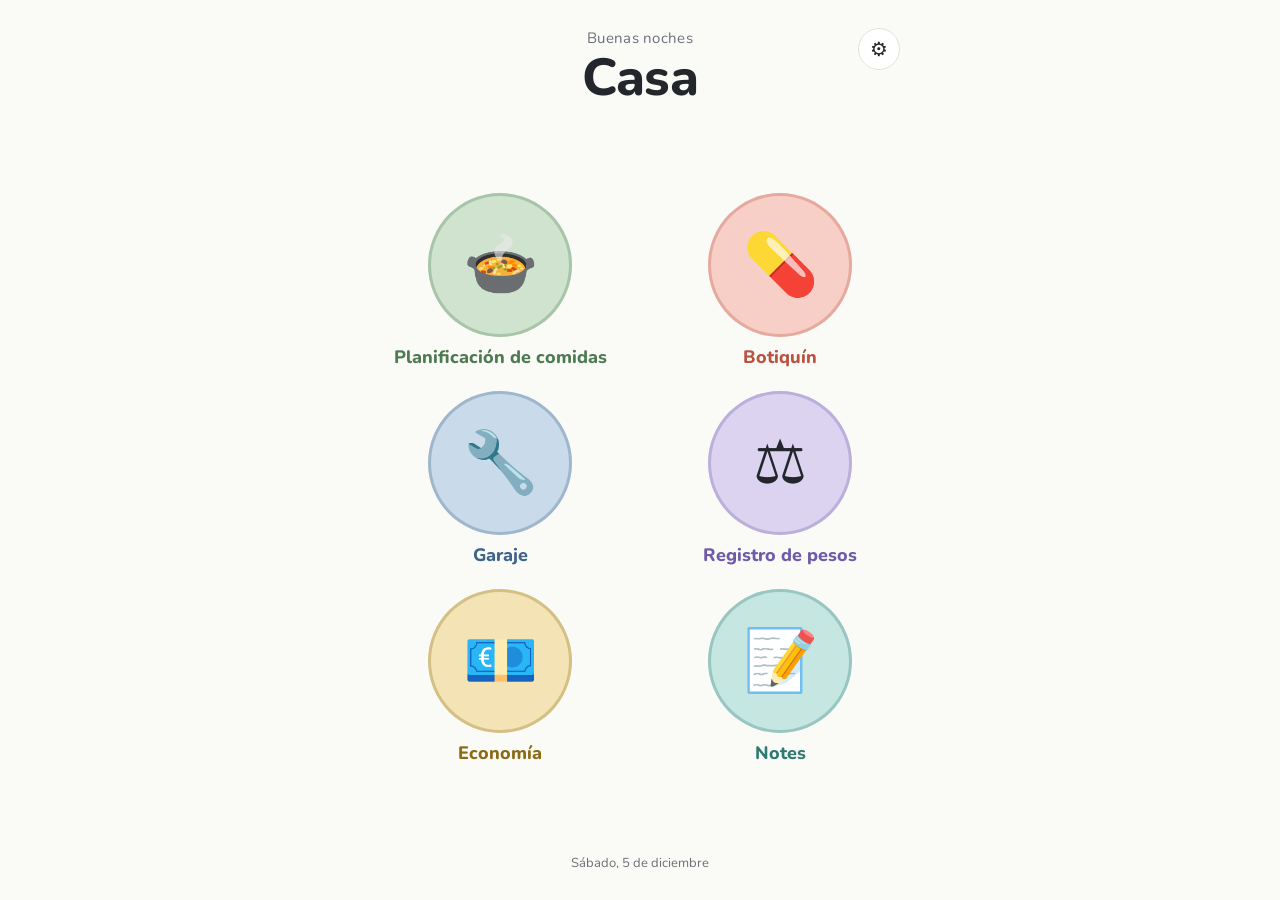
<file: index.html>
<!doctype html>
<html lang="es">
<head>
<meta charset="utf-8">
<meta name="viewport" content="width=device-width, initial-scale=1, viewport-fit=cover">
<title>Casa</title>
<link rel="icon" href="data:image/svg+xml,<svg xmlns='http://www.w3.org/2000/svg' viewBox='0 0 100 100'><text y='.9em' font-size='90'>🏠</text></svg>">
<meta name="theme-color" content="#FAFAF7" media="(prefers-color-scheme: light)">
<meta name="theme-color" content="#17191C" media="(prefers-color-scheme: dark)">
<link rel="preconnect" href="https://fonts.googleapis.com">
<link rel="preconnect" href="https://fonts.gstatic.com" crossorigin>
<link rel="stylesheet" href="https://fonts.googleapis.com/css2?family=Nunito:wght@500;700;800&display=swap">
<link rel="stylesheet" href="comun/estilo.css?v=10">
<script src="comun/casa.js?v=10"></script>
<style>
/* Tamaño de cada círculo según cuántas secciones hay: cuantas menos, más grandes,
   siempre sin hacer scroll en un móvil. Con número impar, la última va centrada. */
.grid { --size: min(36vw, 150px, 16svh); }
.grid[data-n="1"] { --size: min(62vw, 240px, 36svh); grid-template-columns: minmax(0, 1fr); }
.grid[data-n="2"] { --size: min(40vw, 200px, 30svh); }
.grid[data-n="3"], .grid[data-n="4"] { --size: min(38vw, 180px, 24svh); }
@supports not (height: 1svh) {
  .grid { --size: min(36vw, 150px, 16vh); }
  .grid[data-n="1"] { --size: min(62vw, 240px, 36vh); }
  .grid[data-n="2"] { --size: min(40vw, 200px, 30vh); }
  .grid[data-n="3"], .grid[data-n="4"] { --size: min(38vw, 180px, 24vh); }
}
.grid { align-content: center; }
.grid li:last-child:nth-child(odd) { grid-column: 1 / -1; }
.grid:not([data-n="5"]):not([data-n="6"]) .name { font-size: clamp(16px, 4.6vw, 21px); }

body {
  padding-block: max(28px, env(safe-area-inset-top, 0px)) max(28px, env(safe-area-inset-bottom, 0px));
}

main {
  max-width: 520px; margin: 0 auto; display: grid; gap: clamp(20px, 3.5svh, 32px); position: relative;
  /* Las secciones ocupan el centro de la pantalla, entre el título y la fecha */
  min-height: calc(100svh - 2 * max(28px, env(safe-area-inset-top, 0px)));
  grid-template-rows: auto 1fr auto;
}

header { text-align: center; display: grid; gap: 4px; }
.saludo { font-size: 15px; color: var(--muted); letter-spacing: .02em; }
h1 { margin: 0; font-weight: 800; font-size: clamp(36px, 8vw, 52px); line-height: 1; letter-spacing: -.01em; }

.ajustes {
  position: absolute; top: 0; right: 0;
  display: grid; place-items: center; width: 42px; height: 42px; border-radius: 50%;
  font-size: 20px; text-decoration: none; color: var(--fg);
  border: 1.5px solid var(--line); background: var(--card);
  transition: transform .3s ease;
}
.ajustes:hover, .ajustes:focus-visible { transform: rotate(45deg); outline: none; border-color: var(--muted); }

.grid {
  display: grid; grid-template-columns: repeat(2, minmax(0, 1fr));
  gap: clamp(14px, 2.5svh, 28px) clamp(16px, 5vw, 40px);
  list-style: none; margin: 0; padding: 0;
}

.item {
  display: grid; justify-items: center; gap: 10px;
  text-decoration: none; color: inherit; border-radius: 24px; outline: none;
}
.circle {
  width: var(--size); aspect-ratio: 1; border-radius: 50%;
  display: grid; place-items: center; position: relative;
  background: var(--f); font-size: calc(var(--size) * .42); line-height: 1;
  box-shadow: inset 0 0 0 3px color-mix(in srgb, var(--r) 30%, transparent);
  transition: transform .3s cubic-bezier(.3,1.4,.5,1), box-shadow .3s ease;
}
.name {
  font-size: clamp(15px, 4vw, 18px); font-weight: 800; color: var(--r);
  text-align: center; text-wrap: balance; line-height: 1.2;
}
a.item:hover .circle,
a.item:focus-visible .circle {
  transform: scale(1.06);
  box-shadow: inset 0 0 0 3px var(--r), 0 12px 30px -10px color-mix(in srgb, var(--r) 60%, transparent);
}
a.item:focus-visible .name { text-decoration: underline; text-underline-offset: 4px; }

.solo-ver {
  font-size: 11px; font-weight: 800; letter-spacing: .06em; text-transform: uppercase;
  color: var(--r); border: 1.5px solid var(--r); border-radius: 999px; padding: 2px 8px; margin-top: -4px;
}

footer { text-align: center; font-size: 13px; color: var(--muted); }
.sin-secciones { align-self: center; text-align: center; color: var(--muted); font-size: 16px; line-height: 1.5; margin: 24px auto; max-width: 30ch; }
</style>
</head>
<body>
  <main>
    <a class="ajustes" href="ajustes/" aria-label="Ajustes" title="Ajustes">⚙️</a>
    <header>
      <span class="saludo" id="saludo">Hola</span>
      <h1>Casa</h1>
    </header>

    <ul class="grid" id="grid"></ul>
    <p class="sin-secciones" id="sin-secciones" hidden>Todavía no tienes acceso a ninguna sección. Cuando te lo den, aparecerán aquí.</p>

    <footer id="fecha"></footer>
  </main>

<script>
  const prefs = Casa.preferencias();

  const h = new Date().getHours();
  const saludo = h < 6 ? 'Buenas noches' : h < 14 ? 'Buenos días' : h < 21 ? 'Buenas tardes' : 'Buenas noches';
  document.getElementById('saludo').textContent = prefs.nombre ? saludo + ', ' + prefs.nombre : saludo;
  const f = new Date().toLocaleDateString('es-ES', { weekday: 'long', day: 'numeric', month: 'long' });
  document.getElementById('fecha').textContent = f.charAt(0).toUpperCase() + f.slice(1);

  const grid = document.getElementById('grid');
  // Solo las secciones con acceso y que no se han ocultado en Ajustes.
  const visibles = prefs.orden.filter(function (id) {
    return prefs.ocultas.indexOf(id) < 0 && Casa.tieneAcceso(id);
  });
  grid.dataset.n = visibles.length;
  grid.hidden = visibles.length === 0;
  document.getElementById('sin-secciones').hidden = visibles.length > 0;
  visibles.forEach(function (id) {
    const s = Casa.SECCIONES.find(function (x) { return x.id === id; });
    const li = document.createElement('li');
    li.className = 's-' + s.id;
    const el = document.createElement('a');
    el.className = 'item';
    el.href = s.href;
    el.innerHTML = '<span class="circle" aria-hidden="true">' + s.emoji + '</span>';
    const nombre = document.createElement('span');
    nombre.className = 'name';
    nombre.textContent = s.nombre;
    el.appendChild(nombre);
    if (Casa.permiso(id) === 'ver') {
      const b = document.createElement('span');
      b.className = 'solo-ver';
      b.textContent = 'Solo ver';
      el.appendChild(b);
    }
    li.appendChild(el);
    grid.appendChild(li);
  });
</script>
</body>
</html>
</file>
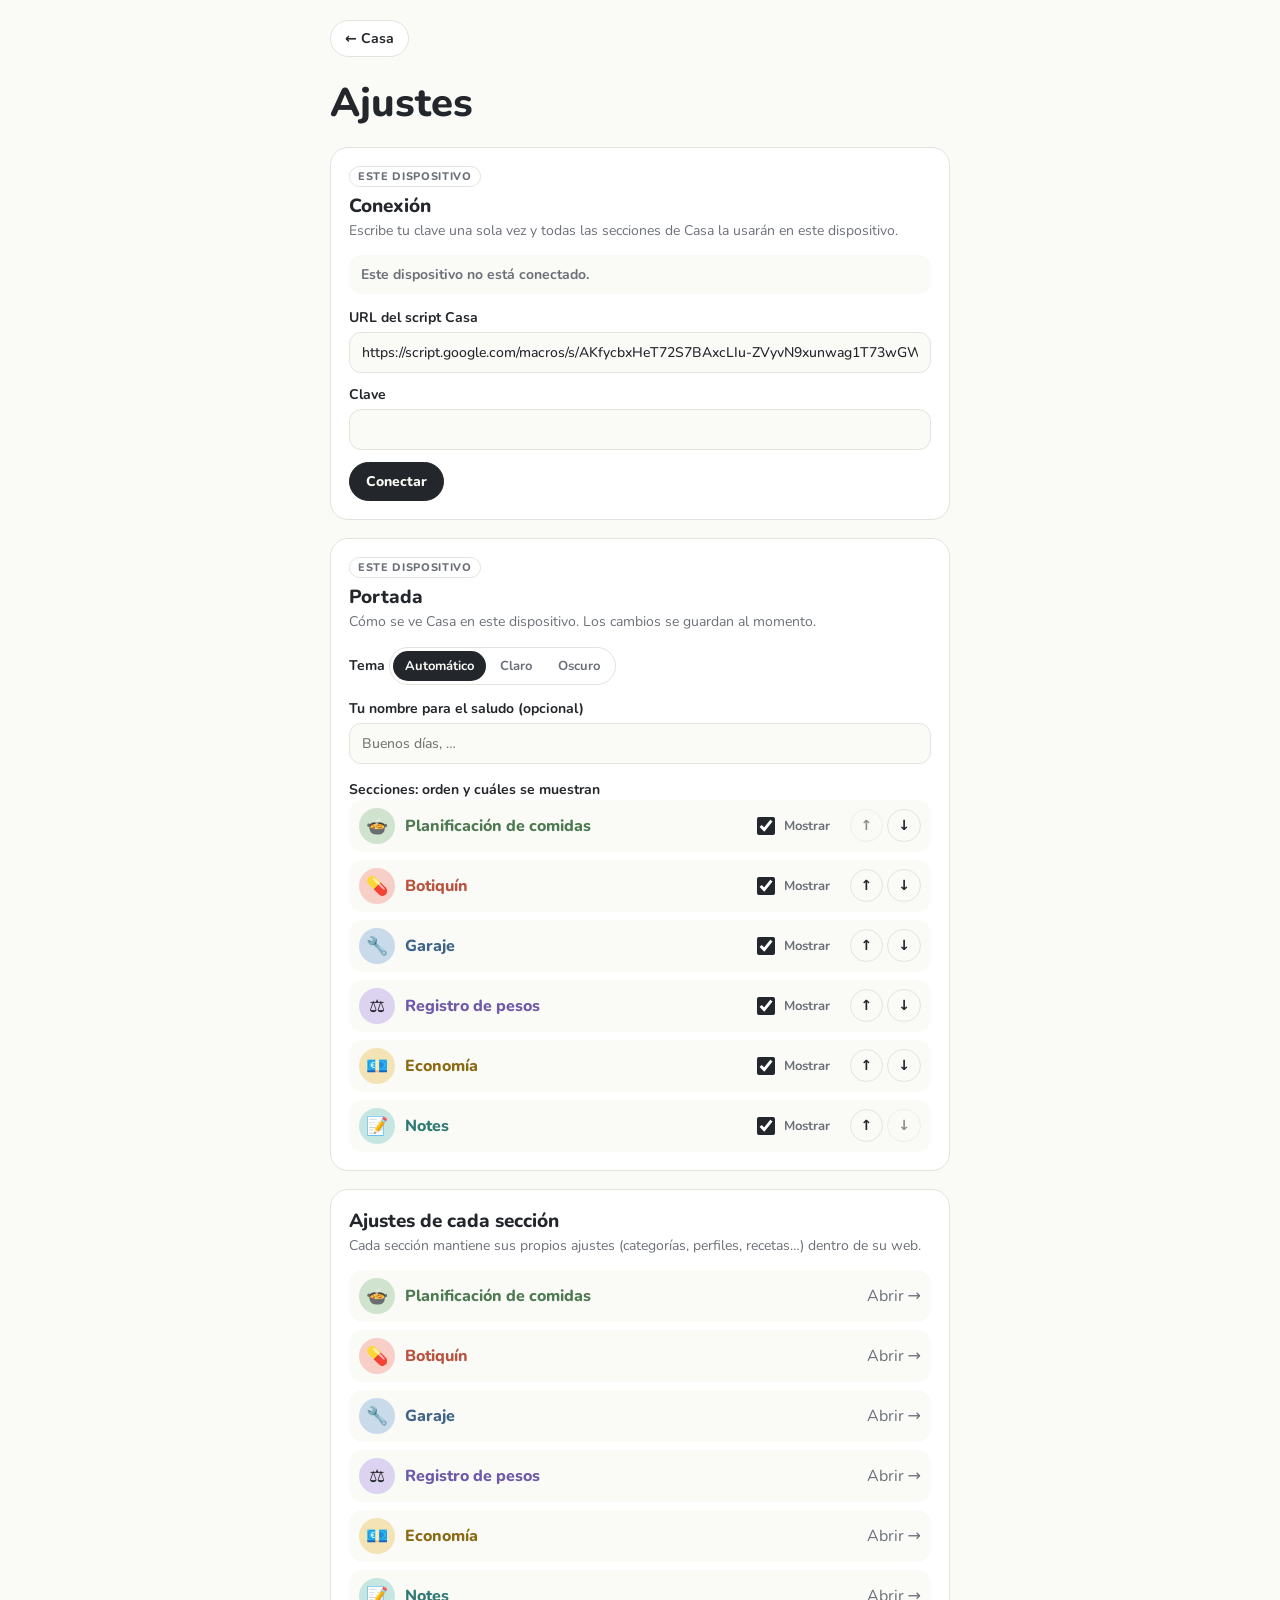
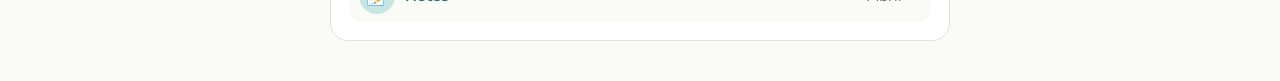
<file: ajustes/index.html>
<!doctype html>
<html lang="es">
<head>
<meta charset="utf-8">
<meta name="viewport" content="width=device-width, initial-scale=1, viewport-fit=cover">
<title>Ajustes · Casa</title>
<link rel="icon" href="data:image/svg+xml,<svg xmlns='http://www.w3.org/2000/svg' viewBox='0 0 100 100'><text y='.9em' font-size='90'>⚙️</text></svg>">
<link rel="preconnect" href="https://fonts.googleapis.com">
<link rel="preconnect" href="https://fonts.gstatic.com" crossorigin>
<link rel="stylesheet" href="https://fonts.googleapis.com/css2?family=Nunito:wght@500;700;800&display=swap">
<link rel="stylesheet" href="../comun/estilo.css?v=10">
<script src="../comun/casa.js?v=10"></script>
<style>
body { padding-block: max(20px, env(safe-area-inset-top, 0px)) max(40px, env(safe-area-inset-bottom, 0px)); font-size: 16px; }
main { max-width: 620px; margin: 0 auto; display: grid; gap: 18px; }

.top { display: flex; align-items: center; gap: 12px; }
.volver {
  display: inline-flex; align-items: center; gap: 6px; padding: 8px 14px; border-radius: 999px;
  border: 1.5px solid var(--line); background: var(--card); color: var(--fg); text-decoration: none; font-weight: 700; font-size: 14px;
}
.volver:hover, .volver:focus-visible { border-color: var(--muted); outline: none; }
h1 { margin: 6px 0 4px; font-weight: 800; font-size: clamp(30px, 7vw, 40px); line-height: 1.1; }

section {
  background: var(--card); border: 1px solid var(--line); border-radius: 18px;
  padding: 18px; display: grid; gap: 14px; min-width: 0;
}
section > header { display: grid; gap: 2px; }
h2 { margin: 0; font-size: 19px; font-weight: 800; }
.sub { margin: 0; color: var(--muted); font-size: 14px; line-height: 1.45; }
.ambito {
  justify-self: start; font-size: 11px; font-weight: 800; letter-spacing: .06em; text-transform: uppercase;
  color: var(--muted); border: 1px solid var(--line); border-radius: 999px; padding: 2px 8px; margin-bottom: 4px;
}

form { display: grid; gap: 12px; }
label.campo { display: grid; gap: 5px; font-weight: 700; font-size: 14px; }
input[type="text"], input[type="url"], input[type="password"], select {
  font: inherit; font-weight: 500; color: var(--fg); background: var(--bg);
  border: 1.5px solid var(--line); border-radius: 12px; padding: 10px 12px; width: 100%; min-width: 0;
}
input:focus-visible, select:focus-visible, button:focus-visible { outline: 2px solid var(--r3); outline-offset: 2px; }

.botones { display: flex; flex-wrap: wrap; gap: 8px; }
button {
  font: inherit; font-weight: 800; font-size: 14px; cursor: pointer;
  border-radius: 999px; padding: 9px 16px; border: 1.5px solid var(--line); background: var(--bg); color: var(--fg);
}
button.principal { background: var(--fg); color: var(--bg); border-color: var(--fg); }
button.peligro { color: var(--peligro); border-color: color-mix(in srgb, var(--peligro) 50%, transparent); }
button:disabled { opacity: .5; cursor: progress; }

.estado { margin: 0; font-size: 14px; font-weight: 700; padding: 10px 12px; border-radius: 12px; background: var(--bg); }
.estado.ok { color: var(--ok); }
.estado.error { color: var(--peligro); }
.estado.info { color: var(--muted); }

.segmentos { display: inline-flex; border: 1.5px solid var(--line); border-radius: 999px; padding: 3px; gap: 2px; flex-wrap: wrap; }
.segmentos label { position: relative; }
.segmentos input { position: absolute; opacity: 0; pointer-events: none; }
.segmentos span {
  display: block; padding: 6px 12px; border-radius: 999px; font-size: 13px; font-weight: 700; cursor: pointer; color: var(--muted);
}
.segmentos input:checked + span { background: var(--fg); color: var(--bg); }
.segmentos input:focus-visible + span { outline: 2px solid var(--r3); outline-offset: 1px; }

ul.lista { list-style: none; margin: 0; padding: 0; display: grid; gap: 8px; }
.fila {
  display: flex; align-items: center; gap: 10px; flex-wrap: wrap;
  padding: 8px 10px; border-radius: 14px; background: var(--bg);
}
.fila .emoji {
  display: grid; place-items: center; width: 36px; height: 36px; border-radius: 50%;
  background: var(--f); font-size: 18px; flex: none;
}
.fila .nombre { font-weight: 800; color: var(--r); flex: 1 1 140px; min-width: 0; }
.mover { display: flex; gap: 4px; }
.mover button, .visible { padding: 6px 10px; }
.visible { display: flex; align-items: center; gap: 6px; font-size: 13px; font-weight: 700; color: var(--muted); }
.visible input { width: 18px; height: 18px; accent-color: var(--fg); }

.clave-nueva {
  display: grid; gap: 8px; padding: 12px; border-radius: 14px;
  border: 2px dashed var(--ok); background: color-mix(in srgb, var(--ok) 8%, var(--bg));
}
.clave-nueva code { font-size: 22px; font-weight: 800; letter-spacing: .05em; word-break: break-all; font-family: ui-monospace, "SF Mono", Menlo, monospace; }

.registro { font-size: 14px; }
.registro .fila { display: grid; grid-template-columns: auto 1fr; gap: 2px 12px; }
.registro time { font-weight: 800; font-variant-numeric: tabular-nums; }
.registro .det { color: var(--muted); min-width: 0; overflow-wrap: anywhere; }
.vacio { color: var(--muted); font-size: 14px; margin: 0; }

.interruptor { display: flex; align-items: center; gap: 10px; font-weight: 700; font-size: 14px; cursor: pointer; }
.interruptor input { width: 20px; height: 20px; accent-color: var(--ok); }

.enlaces a { color: inherit; text-decoration: none; }
.enlaces a:hover .nombre, .enlaces a:focus-visible .nombre { text-decoration: underline; }
.enlaces .flecha { color: var(--muted); }
</style>
</head>
<body>
<main>
  <div class="top"><a class="volver" href="../">← Casa</a></div>
  <h1>Ajustes</h1>

  <!-- Conexión -->
  <section id="sec-conexion" aria-labelledby="t-conexion">
    <header>
      <span class="ambito">Este dispositivo</span>
      <h2 id="t-conexion">Conexión</h2>
      <p class="sub">Escribe tu clave una sola vez y todas las secciones de Casa la usarán en este dispositivo.</p>
    </header>
    <p class="estado info" id="estado-conexion">Este dispositivo no está conectado.</p>
    <form id="f-conexion" autocomplete="off">
      <label class="campo" id="campo-url">URL del script Casa
        <input type="url" id="i-url" name="url" placeholder="https://script.google.com/macros/s/…/exec" required>
      </label>
      <label class="campo">Clave
        <input type="password" id="i-clave" name="clave" required autocomplete="current-password">
      </label>
      <div class="botones">
        <button type="submit" class="principal" id="b-conectar">Conectar</button>
        <button type="button" class="peligro" id="b-desconectar" hidden>Desconectar este dispositivo</button>
      </div>
    </form>
  </section>

  <!-- Portada -->
  <section aria-labelledby="t-portada">
    <header>
      <span class="ambito">Este dispositivo</span>
      <h2 id="t-portada">Portada</h2>
      <p class="sub">Cómo se ve Casa en este dispositivo. Los cambios se guardan al momento.</p>
    </header>
    <div class="campo" role="group" aria-labelledby="l-tema">
      <span id="l-tema" style="font-weight:700;font-size:14px">Tema</span>
      <div class="segmentos" id="tema">
        <label><input type="radio" name="tema" id="tema-auto" value="auto"><span>Automático</span></label>
        <label><input type="radio" name="tema" id="tema-claro" value="claro"><span>Claro</span></label>
        <label><input type="radio" name="tema" id="tema-oscuro" value="oscuro"><span>Oscuro</span></label>
      </div>
    </div>
    <label class="campo">Tu nombre para el saludo (opcional)
      <input type="text" id="i-nombre" maxlength="30" placeholder="Buenos días, …">
    </label>
    <div class="campo">
      <span style="font-weight:700;font-size:14px">Secciones: orden y cuáles se muestran</span>
      <ul class="lista" id="lista-portada"></ul>
    </div>
  </section>

  <!-- Pareja (solo administrador) -->
  <section id="sec-pareja" aria-labelledby="t-pareja" hidden>
    <header>
      <span class="ambito">Script Casa · solo tú</span>
      <h2 id="t-pareja">Acceso de tu pareja</h2>
      <p class="sub">Tu pareja entra con su propia clave. Puedes cambiarla o quitarla cuando quieras sin que la tuya cambie.</p>
    </header>
    <p class="estado info" id="estado-pareja">Cargando…</p>
    <div class="clave-nueva" id="clave-nueva" hidden>
      <strong>Nueva clave de tu pareja</strong>
      <code id="clave-nueva-texto"></code>
      <p class="sub">Pásasela por un canal privado. Tendrá que escribirla en Ajustes, en su móvil. Por seguridad no se volverá a mostrar aquí; si la pierdes, crea otra.</p>
      <div class="botones"><button type="button" id="b-copiar">Copiar clave</button></div>
    </div>
    <div class="botones">
      <button type="button" id="b-nueva-clave">Crear clave</button>
      <button type="button" class="peligro" id="b-quitar-clave" hidden>Quitar acceso</button>
    </div>
    <div class="campo">
      <span style="font-weight:700;font-size:14px">Qué puede hacer en cada sección</span>
      <ul class="lista" id="lista-permisos"></ul>
    </div>
    <div class="botones">
      <button type="button" class="principal" id="b-guardar-permisos">Guardar permisos</button>
    </div>
    <p class="sub">Los permisos se aplican a las secciones a medida que pasan al script Casa. Las que aún no se han migrado siguen con su sistema de antes.</p>
  </section>

  <!-- Seguridad (solo administrador) -->
  <section id="sec-seguridad" aria-labelledby="t-seguridad" hidden>
    <header>
      <span class="ambito">Script Casa · solo tú</span>
      <h2 id="t-seguridad">Seguridad</h2>
      <p class="sub">Últimos intentos de entrar con una clave incorrecta (se guardan los 50 más recientes).</p>
    </header>
    <label class="interruptor"><input type="checkbox" id="i-aviso"> <span id="t-aviso">Avisarme por correo</span></label>
    <ul class="lista registro" id="lista-registro"></ul>
    <div class="botones"><button type="button" id="b-borrar-registro">Borrar registro</button></div>
  </section>

  <!-- Secciones -->
  <section aria-labelledby="t-secciones">
    <header>
      <h2 id="t-secciones">Ajustes de cada sección</h2>
      <p class="sub">Cada sección mantiene sus propios ajustes (categorías, perfiles, recetas…) dentro de su web.</p>
    </header>
    <ul class="lista enlaces" id="lista-enlaces"></ul>
  </section>
</main>

<script src="ajustes.js?v=10"></script>
</body>
</html>
</file>
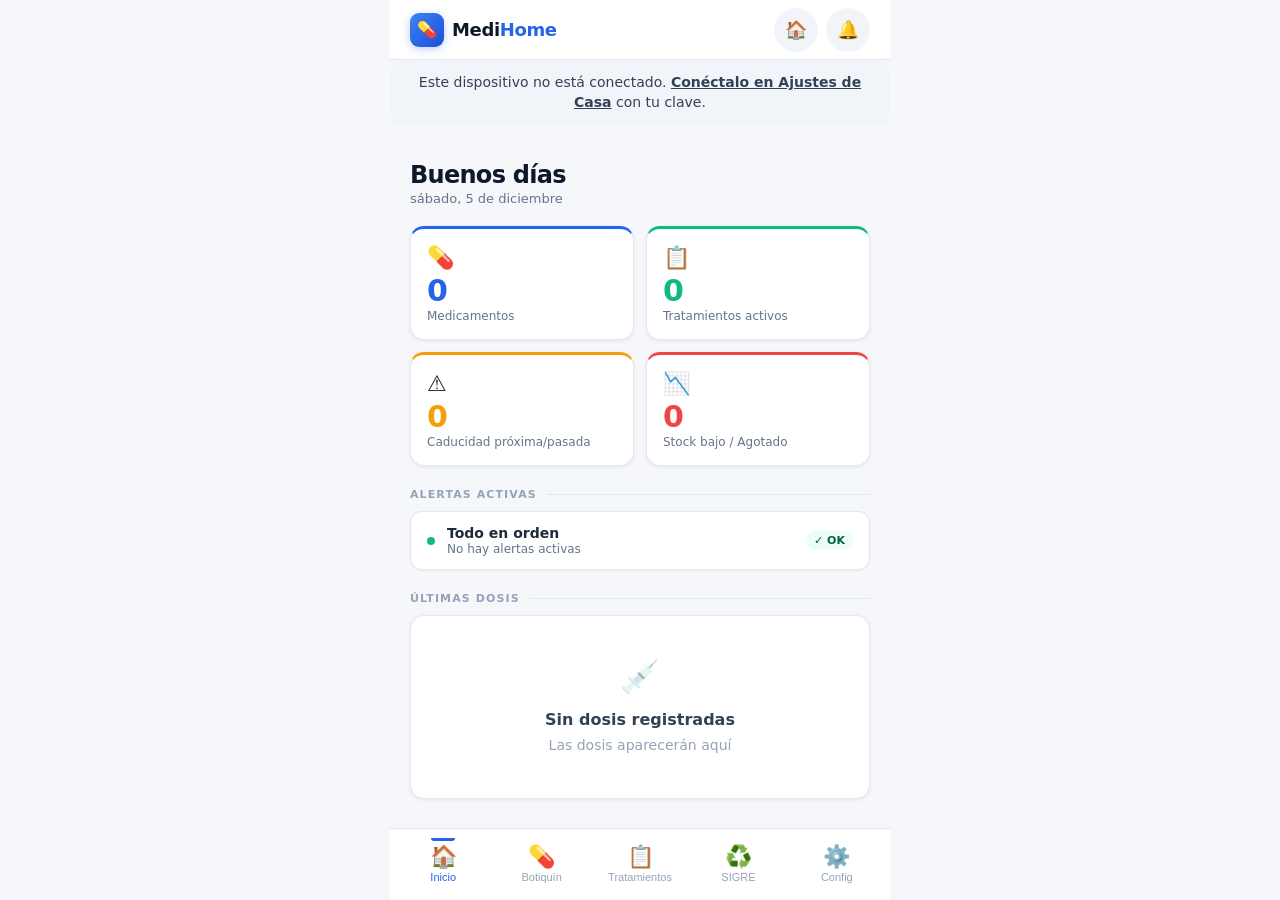
<file: botiquin/index.html>
<!DOCTYPE html>
<html lang="es">
<head>
<meta charset="UTF-8">
<meta name="viewport" content="width=device-width, initial-scale=1.0">
<title>MediHome</title>
<style>
:root {
  --primary: #2563EB;
  --primary-light: #EFF6FF;
  --primary-dark: #1D4ED8;
  --success: #10B981;
  --success-light: #ECFDF5;
  --warning: #F59E0B;
  --warning-light: #FFFBEB;
  --danger: #EF4444;
  --danger-light: #FEF2F2;
  --gray-50: #F8FAFC;
  --gray-100: #F1F5F9;
  --gray-200: #E2E8F0;
  --gray-300: #CBD5E1;
  --gray-400: #94A3B8;
  --gray-500: #64748B;
  --gray-600: #475569;
  --gray-700: #334155;
  --gray-800: #1E293B;
  --gray-900: #0F172A;
  --white: #FFFFFF;
  --nav-h: 72px;
  --hdr-h: 60px;
}
*{margin:0;padding:0;box-sizing:border-box;-webkit-tap-highlight-color:transparent}
html{font-size:16px}
body{font-family:-apple-system,BlinkMacSystemFont,'Inter',system-ui,sans-serif;background:#f5f7fa;color:var(--gray-800);min-height:100vh;-webkit-font-smoothing:antialiased}
#app{max-width:500px;margin:0 auto;min-height:100vh;background:#f5f7fa;position:relative}

/* HEADER */
.hdr{position:fixed;top:0;left:50%;transform:translateX(-50%);width:100%;max-width:500px;height:var(--hdr-h);background:rgba(255,255,255,.94);backdrop-filter:blur(20px);border-bottom:1px solid var(--gray-200);display:flex;align-items:center;justify-content:space-between;padding:0 1.25rem;z-index:100}
.hdr-logo{display:flex;align-items:center;gap:.5rem}
.hdr-logo .ico{width:34px;height:34px;background:linear-gradient(135deg,#3B82F6,#1D4ED8);border-radius:9px;display:flex;align-items:center;justify-content:center;font-size:1rem;box-shadow:0 2px 8px rgba(37,99,235,.3)}
.hdr-logo .txt{font-size:1.125rem;font-weight:700;color:var(--gray-900);letter-spacing:-.02em}
.hdr-logo .txt span{color:var(--primary)}
.hdr-acts{display:flex;gap:.5rem}
a.hdr-btn{text-decoration:none}
.hdr-btn{width:44px;height:44px;border-radius:50%;background:var(--gray-100);border:none;cursor:pointer;display:flex;align-items:center;justify-content:center;font-size:1.125rem;color:var(--gray-600)}

/* MAIN */
.main{padding-top:var(--hdr-h);padding-bottom:calc(var(--nav-h) + .5rem);min-height:100vh}

/* SECTION */
.sec{display:none;padding:1.25rem;animation:fadeIn .18s ease}
.sec.active{display:block}
@keyframes fadeIn{from{opacity:0;transform:translateY(4px)}to{opacity:1;transform:translateY(0)}}

/* BOTTOM NAV */
.bnav{position:fixed;bottom:0;left:50%;transform:translateX(-50%);width:100%;max-width:500px;height:var(--nav-h);background:rgba(255,255,255,.97);backdrop-filter:blur(20px);border-top:1px solid var(--gray-200);display:flex;align-items:center;justify-content:space-around;padding:0 .25rem;z-index:100}
.ni{flex:1;display:flex;flex-direction:column;align-items:center;justify-content:center;gap:.2rem;padding:.5rem 0;min-height:44px;cursor:pointer;border:none;background:none;color:var(--gray-400);position:relative;transition:color .15s}
.ni.active{color:var(--primary)}
.ni.active::before{content:'';position:absolute;top:0;left:50%;transform:translateX(-50%);width:24px;height:3px;background:var(--primary);border-radius:0 0 4px 4px}
.ni-ico{font-size:1.375rem;line-height:1}
.ni-lbl{font-size:.6875rem;font-weight:500}
.ni-badge{position:absolute;top:4px;right:calc(50% - 18px);width:16px;height:16px;border-radius:50%;background:var(--danger);color:#fff;font-size:.5625rem;font-weight:700;display:flex;align-items:center;justify-content:center}

/* SECTION HEADER */
.sh{display:flex;align-items:center;justify-content:space-between;margin-bottom:1.25rem}
.sh-ttl{font-size:1.5rem;font-weight:700;color:var(--gray-900);letter-spacing:-.03em}
.sh-sub{font-size:.8125rem;color:var(--gray-500);margin-top:.125rem}
.sec-div{font-size:.6875rem;font-weight:700;color:var(--gray-400);text-transform:uppercase;letter-spacing:.1em;margin:1.375rem 0 .625rem;display:flex;align-items:center;gap:.625rem}
.sec-div::after{content:'';flex:1;height:1px;background:var(--gray-200)}

/* CARDS */
.card{background:var(--white);border-radius:14px;padding:1.125rem;box-shadow:0 1px 4px rgba(0,0,0,.07);border:1px solid var(--gray-200)}
.card+.card{margin-top:.75rem}

/* STAT GRID */
.stat-grid{display:grid;grid-template-columns:1fr 1fr;gap:.75rem;margin-bottom:1.25rem}
.stat-card{background:var(--white);border-radius:14px;padding:1rem;box-shadow:0 1px 4px rgba(0,0,0,.07);border:1px solid var(--gray-200);border-top-width:3px}
.stat-ico{font-size:1.375rem;margin-bottom:.375rem}
.stat-val{font-size:1.875rem;font-weight:700;letter-spacing:-.04em;color:var(--gray-900);line-height:1}
.stat-lbl{font-size:.75rem;color:var(--gray-500);margin-top:.2rem}
.stat-card.primary{border-top-color:var(--primary)}.stat-card.primary .stat-val{color:var(--primary)}
.stat-card.success{border-top-color:var(--success)}.stat-card.success .stat-val{color:var(--success)}
.stat-card.warning{border-top-color:var(--warning)}.stat-card.warning .stat-val{color:var(--warning)}
.stat-card.danger{border-top-color:var(--danger)}.stat-card.danger .stat-val{color:var(--danger)}

/* ALERT ITEMS */
.al-list{display:flex;flex-direction:column;gap:.5rem}
.al-item{display:flex;align-items:center;gap:.75rem;padding:.8rem 1rem;background:var(--white);border-radius:12px;border:1px solid var(--gray-200);box-shadow:0 1px 3px rgba(0,0,0,.05)}
.al-dot{width:8px;height:8px;border-radius:50%;flex-shrink:0}
.al-item.warning .al-dot{background:var(--warning)}
.al-item.danger .al-dot{background:var(--danger)}
.al-item.info .al-dot{background:var(--primary)}
.al-item.success .al-dot{background:var(--success)}
.al-body{flex:1;min-width:0}
.al-ttl{font-size:.875rem;font-weight:600;color:var(--gray-800);white-space:nowrap;overflow:hidden;text-overflow:ellipsis}
.al-desc{font-size:.75rem;color:var(--gray-500);margin-top:.1rem}
.al-badge{font-size:.6875rem;font-weight:600;padding:.2rem .5rem;border-radius:20px;white-space:nowrap;flex-shrink:0}
.al-item.warning .al-badge{background:var(--warning-light);color:#92400E}
.al-item.danger .al-badge{background:var(--danger-light);color:#991B1B}
.al-item.info .al-badge{background:var(--primary-light);color:var(--primary-dark)}
.al-item.success .al-badge{background:var(--success-light);color:#065F46}

/* MEDICINE CARDS */
.med-card{background:var(--white);border-radius:16px;padding:1.125rem 1.25rem;box-shadow:0 2px 12px rgba(0,0,0,.06);border:1px solid rgba(0,0,0,.06)}
.med-card+.med-card{margin-top:.75rem}
.med-card-hdr{display:flex;align-items:center;justify-content:space-between;gap:.5rem}
.med-name{font-size:1.0625rem;font-weight:700;color:var(--gray-900);letter-spacing:-.02em;line-height:1.3}
.med-tags{display:flex;gap:.3rem;flex-wrap:wrap;margin-top:.45rem}
.med-tag{display:inline-flex;align-items:center;font-size:.6875rem;font-weight:600;padding:.2rem .6rem;border-radius:20px;background:var(--gray-100);color:var(--gray-600)}
.med-tag-blue{background:#EFF6FF;color:#1D4ED8}
.med-tag-green{background:#ECFDF5;color:#065F46}
.med-meta{display:flex;align-items:center;gap:.4rem;margin-top:.75rem;flex-wrap:wrap}
.med-actions{display:flex;gap:.5rem;margin-top:.875rem;padding-top:.875rem;border-top:1px solid #f5f7fa;flex-wrap:wrap}

/* CHIPS */
.chip{display:inline-flex;align-items:center;gap:.3rem;font-size:.75rem;font-weight:500;padding:.275rem .65rem;border-radius:20px}
.c-stock{background:var(--gray-100);color:var(--gray-600)}
.c-stock.low{background:var(--warning-light);color:#92400E}
.c-stock.empty{background:var(--danger-light);color:#991B1B}
.c-expiry{background:var(--primary-light);color:var(--primary-dark)}
.c-expiry.soon{background:var(--warning-light);color:#92400E}
.c-expiry.expired{background:var(--danger-light);color:#991B1B}
.c-loc{background:var(--gray-100);color:var(--gray-500)}
.c-sigre{background:#FEF3C7;color:#92400E}
.c-active{background:var(--success-light);color:var(--success)}

/* PROGRESS */
.prog{height:5px;background:var(--gray-200);border-radius:3px;overflow:hidden;margin-top:.5rem}
.prog-fill{height:100%;border-radius:3px;background:var(--primary);transition:width .3s}
.prog-fill.low{background:var(--warning)}
.prog-fill.empty{background:var(--danger)}

/* SEARCH */
.search{position:relative;margin-bottom:.875rem}
.search input{width:100%;height:50px;padding:0 1rem 0 2.75rem;background:var(--white);border:1.5px solid var(--gray-200);border-radius:25px;font-size:.9375rem;color:var(--gray-800);outline:none;transition:border-color .15s;font-family:inherit}
.search input:focus{border-color:var(--primary);box-shadow:0 0 0 3px rgba(37,99,235,.1)}
.search input::placeholder{color:var(--gray-400)}
.search-ico{position:absolute;left:.8rem;top:50%;transform:translateY(-50%);font-size:1rem;color:var(--gray-400);pointer-events:none}

/* FILTER PILLS */
.pills{display:flex;gap:.4rem;overflow-x:auto;scrollbar-width:none;padding-bottom:.25rem;margin-bottom:.875rem}
.pills::-webkit-scrollbar{display:none}
.pill{display:inline-flex;align-items:center;padding:.325rem .75rem;border-radius:20px;font-size:.8125rem;font-weight:500;white-space:nowrap;cursor:pointer;border:1.5px solid var(--gray-200);background:var(--white);color:var(--gray-600);transition:all .12s}
.pill.active{background:var(--primary);border-color:var(--primary);color:#fff}

/* BUTTONS */
.btn{display:inline-flex;align-items:center;justify-content:center;gap:.325rem;height:44px;padding:0 1.125rem;border-radius:12px;font-size:.9375rem;font-weight:600;cursor:pointer;border:none;transition:opacity .12s,transform .08s;white-space:nowrap;font-family:inherit}
.btn:active{opacity:.82;transform:scale(.98)}
.btn-p{background:var(--primary);color:#fff}
.btn-s{background:var(--gray-100);color:var(--gray-700)}
.btn-d{background:var(--danger-light);color:var(--danger)}
.btn-w{background:var(--warning-light);color:#92400E}
.btn-g{background:var(--success-light);color:var(--success)}
.btn-o{background:transparent;color:var(--primary);border:1.5px solid var(--primary)}
.btn-sm{height:36px;padding:0 .75rem;font-size:.8125rem;border-radius:9px}
.btn-full{width:100%}

/* FAB */
.fab{position:fixed;bottom:calc(var(--nav-h) + 1rem);right:calc(50% - 234px);width:56px;height:56px;border-radius:50%;background:var(--primary);color:#fff;font-size:1.625rem;display:none;align-items:center;justify-content:center;box-shadow:0 6px 20px rgba(37,99,235,.38);cursor:pointer;border:none;z-index:90;transition:transform .12s,box-shadow .12s;line-height:1}
.fab:active{transform:scale(.92)}
@media(max-width:500px){.fab{right:1rem}}

/* TREATMENT CARDS */
.treat-card{background:var(--white);border-radius:14px;padding:1rem 1.125rem;box-shadow:0 1px 4px rgba(0,0,0,.07);border:1px solid var(--gray-200)}
.treat-card+.treat-card{margin-top:.625rem}
.treat-hdr{display:flex;align-items:flex-start;justify-content:space-between}
.treat-name{font-size:1rem;font-weight:600;color:var(--gray-900)}
.treat-med{font-size:.8125rem;color:var(--primary);margin-top:.125rem;font-weight:500}
.treat-meta{display:flex;gap:.4rem;margin-top:.625rem;flex-wrap:wrap}
.treat-actions{display:flex;gap:.4rem;margin-top:.75rem;padding-top:.75rem;border-top:1px solid var(--gray-100);flex-wrap:wrap}

/* TOGGLE */
.tgl{position:relative;display:inline-flex;align-items:center;gap:.5rem;cursor:pointer}
.tgl input{position:absolute;opacity:0;width:0;height:0}
.tgl-track{width:42px;height:24px;background:var(--gray-300);border-radius:12px;position:relative;transition:background .18s;flex-shrink:0}
.tgl-track::after{content:'';position:absolute;top:3px;left:3px;width:18px;height:18px;background:#fff;border-radius:50%;transition:transform .18s;box-shadow:0 1px 3px rgba(0,0,0,.15)}
.tgl input:checked+.tgl-track{background:var(--primary)}
.tgl input:checked+.tgl-track::after{transform:translateX(18px)}
.tgl-lbl{font-size:.875rem;font-weight:500;color:var(--gray-700)}

/* DOSE LOG */
.dose-item{display:flex;align-items:center;gap:.75rem;padding:.55rem 0;border-bottom:1px solid var(--gray-100)}
.dose-item:last-child{border-bottom:none}
.dose-dot{width:7px;height:7px;border-radius:50%;background:var(--success);flex-shrink:0}
.dose-info{flex:1;min-width:0}
.dose-med{font-size:.875rem;font-weight:500;color:var(--gray-700);white-space:nowrap;overflow:hidden;text-overflow:ellipsis}
.dose-time{font-size:.75rem;color:var(--gray-400)}
.dose-qty{font-size:.8125rem;font-weight:600;color:var(--gray-500);flex-shrink:0}

/* SIGRE */
.sigre-banner{background:linear-gradient(135deg,#22C55E,#15803D);border-radius:14px;padding:1.125rem;color:#fff;margin-bottom:1.25rem}
.sigre-banner h3{font-size:1rem;font-weight:700;margin-bottom:.25rem}
.sigre-banner p{font-size:.8125rem;opacity:.9;line-height:1.5}

/* SETTINGS */
.set-grp{margin-bottom:1.5rem}
.set-grp-ttl{font-size:.75rem;font-weight:600;color:var(--gray-400);text-transform:uppercase;letter-spacing:.08em;margin-bottom:.5rem}
.set-item{display:flex;align-items:center;gap:.75rem;padding:.8rem 1rem;background:var(--white);border-radius:12px;cursor:pointer;border:1px solid var(--gray-200)}
.set-item+.set-item{margin-top:.5rem}
.set-item:active{background:var(--gray-50)}
.set-ico{width:36px;height:36px;border-radius:8px;display:flex;align-items:center;justify-content:center;font-size:1.125rem;flex-shrink:0}
.set-body{flex:1}
.set-ttl{font-size:.9375rem;font-weight:600;color:var(--gray-800)}
.set-desc{font-size:.75rem;color:var(--gray-400);margin-top:.1rem}
.set-arr{color:var(--gray-300);font-size:.875rem}

/* EMPTY STATE */
.empty{display:flex;flex-direction:column;align-items:center;justify-content:center;padding:3rem 1.5rem;text-align:center}
.empty-ico{font-size:3rem;margin-bottom:.875rem;opacity:.35}
.empty-ttl{font-size:1rem;font-weight:600;color:var(--gray-700);margin-bottom:.375rem}
.empty-desc{font-size:.875rem;color:var(--gray-400);line-height:1.5}

/* MODALS */
.overlay{display:none;position:fixed;inset:0;background:rgba(0,0,0,.38);z-index:200;backdrop-filter:blur(3px)}
.overlay.active{display:flex;align-items:flex-end;justify-content:center}
.overlay.center{align-items:center}
.modal{width:100%;max-width:500px;background:var(--white);border-radius:20px 20px 0 0;padding:0 1.25rem 2rem;max-height:92vh;overflow-y:auto;animation:slideUp .22s cubic-bezier(.32,.72,0,1)}
.overlay.center .modal{border-radius:20px;max-width:340px;margin:1.25rem;padding:1.5rem;max-height:90vh}
@keyframes slideUp{from{transform:translateY(100%)}to{transform:translateY(0)}}
.modal-handle{width:36px;height:4px;background:var(--gray-200);border-radius:2px;margin:.75rem auto 1.375rem}
.modal-ttl{font-size:1.25rem;font-weight:700;color:var(--gray-900);margin-bottom:1.375rem;letter-spacing:-.02em}
.modal-actions{display:flex;gap:.625rem;margin-top:1.375rem}
.modal-actions .btn{flex:1}

/* FORMS */
.fg{margin-bottom:.875rem}
.fg label{display:block;font-size:.8125rem;font-weight:600;color:var(--gray-700);margin-bottom:.325rem}
.fc{width:100%;height:46px;padding:0 .875rem;background:var(--gray-50);border:1.5px solid var(--gray-200);border-radius:11px;font-size:.9375rem;color:var(--gray-800);outline:none;transition:all .15s;font-family:inherit;appearance:none}
.fc:focus{border-color:var(--primary);background:var(--white);box-shadow:0 0 0 3px rgba(37,99,235,.1)}
.fc::placeholder{color:var(--gray-400)}
textarea.fc{height:auto;min-height:76px;padding:.75rem .875rem;resize:none}
.f-row{display:grid;grid-template-columns:1fr 1fr;gap:.625rem}
.f-hint{font-size:.75rem;color:var(--gray-400);margin-top:.25rem}

/* REPORT */
.report-box{background:var(--gray-50);border:1px solid var(--gray-200);border-radius:11px;padding:1rem;font-family:monospace;font-size:.8125rem;color:var(--gray-700);line-height:1.65;white-space:pre-wrap;word-break:break-all;max-height:55vh;overflow-y:auto}

/* TOAST */
#toasts{position:fixed;top:calc(var(--hdr-h) + .75rem);left:50%;transform:translateX(-50%);width:calc(100% - 2rem);max-width:460px;z-index:300;display:flex;flex-direction:column;gap:.5rem;pointer-events:none}
.toast{display:flex;align-items:center;gap:.625rem;padding:.8rem 1rem;background:var(--gray-900);color:#fff;border-radius:12px;font-size:.875rem;font-weight:500;box-shadow:0 6px 20px rgba(0,0,0,.2);animation:tIn .18s ease;pointer-events:auto}
.toast.ok{background:#065F46}
.toast.err{background:#991B1B}
.toast.warn{background:#92400E}
@keyframes tIn{from{opacity:0;transform:translateY(-6px) scale(.96)}to{opacity:1;transform:translateY(0) scale(1)}}

/* UTILS */
.mt2{margin-top:.5rem}
.mt3{margin-top:.75rem}
.danger-txt{color:var(--danger)}
</style>
<script src="../comun/casa.js?v=10"></script>
<style>
/* Casa: aviso de acceso y modo solo lectura */
.casa-aviso{margin:0 0 1rem;padding:.75rem 1rem;border-radius:12px;font-size:.875rem;line-height:1.45;background:#F1F5F9;color:#334155;text-align:center}
.casa-aviso a{color:inherit;font-weight:700}
body.solo-ver #fab,
body.solo-ver #s-import,
body.solo-ver #s-clear,
body.solo-ver [onclick^="App.openMedModal"],
body.solo-ver [onclick^="App.openTreatModal"],
body.solo-ver [onclick^="App.openDoseModal"],
body.solo-ver [onclick^="App.toggleSIGRE"],
body.solo-ver [onclick^="App.delivered"],
body.solo-ver [onclick^="App.delConfirm"]{display:none!important}
body.solo-ver .tgl{pointer-events:none;opacity:.6}
</style>
</head>
<body>
<div id="app">

<header class="hdr">
  <div class="hdr-logo">
    <div class="ico">💊</div>
    <div class="txt">Medi<span>Home</span></div>
  </div>
  <div class="hdr-acts">
    <a class="hdr-btn" href="../" title="Volver a Casa" aria-label="Volver a Casa">🏠</a>
    <button class="hdr-btn" id="hdr-btn" title="Inicio">🔔</button>
  </div>
</header>

<main class="main">

  <!-- INICIO -->
  <section class="sec active" id="s-inicio">
    <div class="sh">
      <div>
        <div class="sh-ttl" id="dash-greeting">Resumen</div>
        <div class="sh-sub" id="dash-date"></div>
      </div>
    </div>
    <div class="stat-grid" id="stat-grid"></div>
    <div class="sec-div">Alertas activas</div>
    <div id="alerts-list" class="al-list"></div>
    <div class="sec-div">Últimas dosis</div>
    <div class="card" id="recent-doses"></div>
  </section>

  <!-- BOTIQUÍN -->
  <section class="sec" id="s-botiquin">
    <div class="sh">
      <div>
        <div class="sh-ttl">Botiquín</div>
        <div class="sh-sub" id="inv-count"></div>
      </div>
    </div>
    <div class="search">
      <span class="search-ico">🔍</span>
      <input type="text" id="search" placeholder="Buscar por nombre o principio activo…">
    </div>
    <div class="pills" id="pills">
      <button class="pill active" data-f="all">Todos</button>
      <button class="pill" data-f="low">Stock bajo</button>
      <button class="pill" data-f="expiring">Caducan pronto</button>
      <button class="pill" data-f="expired">Caducados</button>
      <button class="pill" data-f="sigre">Para SIGRE</button>
    </div>
    <div id="med-list"></div>
  </section>

  <!-- TRATAMIENTOS -->
  <section class="sec" id="s-tratamientos">
    <div class="sh">
      <div>
        <div class="sh-ttl">Tratamientos</div>
        <div class="sh-sub" id="treat-count"></div>
      </div>
    </div>
    <div id="treat-list"></div>
  </section>

  <!-- SIGRE -->
  <section class="sec" id="s-sigre">
    <div class="sh">
      <div>
        <div class="sh-ttl">Punto SIGRE</div>
        <div class="sh-sub">Medicamentos para desechar</div>
      </div>
    </div>
    <div class="sigre-banner">
      <h3>♻️ Reciclaje seguro</h3>
      <p>Entrega los medicamentos marcados en tu farmacia más cercana. No los tires a la basura ni por el desagüe.</p>
    </div>
    <div id="sigre-list"></div>
    <div id="sigre-report-btn" style="margin-top:1.25rem"></div>
  </section>

  <!-- CONFIGURACIÓN -->
  <section class="sec" id="s-config">
    <div class="sh"><div><div class="sh-ttl">Configuración</div></div></div>

    <div class="set-grp">
      <div class="set-grp-ttl">Datos</div>
      <div class="set-item" id="s-export-json">
        <div class="set-ico" style="background:var(--primary-light)">📤</div>
        <div class="set-body"><div class="set-ttl">Exportar JSON</div><div class="set-desc">Backup completo de todos los datos</div></div>
        <span class="set-arr">›</span>
      </div>
      <div class="set-item" id="s-export-csv">
        <div class="set-ico" style="background:var(--success-light)">📊</div>
        <div class="set-body"><div class="set-ttl">Exportar CSV</div><div class="set-desc">Inventario en formato hoja de cálculo</div></div>
        <span class="set-arr">›</span>
      </div>
      <div class="set-item" id="s-import">
        <div class="set-ico" style="background:var(--warning-light)">📥</div>
        <div class="set-body"><div class="set-ttl">Importar datos</div><div class="set-desc">Carga medicamentos desde CSV o JSON</div></div>
        <span class="set-arr">›</span>
      </div>

    </div>

    <div class="set-grp">
      <div class="set-grp-ttl">Sincronización</div>
      <div class="set-item" id="s-gsheets">
        <div class="set-ico" style="background:#FEF9C3">🔗</div>
        <div class="set-body"><div class="set-ttl">Conexión con Casa</div><div class="set-desc" id="gsheets-status">Este dispositivo no está conectado</div></div>
        <span class="set-arr">›</span>
      </div>
      <div class="set-item" id="s-sync" style="display:none">
        <div class="set-ico" style="background:var(--primary-light)">☁️</div>
        <div class="set-body"><div class="set-ttl">Sincronizar ahora</div><div class="set-desc">Descargar datos desde Google Sheets</div></div>
        <span class="set-arr">›</span>
      </div>
    </div>

    <div class="set-grp">
      <div class="set-grp-ttl">Peligro</div>
      <div class="set-item" id="s-clear" style="border-color:#FEE2E2">
        <div class="set-ico" style="background:var(--danger-light)">🗑️</div>
        <div class="set-body"><div class="set-ttl danger-txt">Borrar todos los datos</div><div class="set-desc">Esta acción no se puede deshacer</div></div>
        <span class="set-arr danger-txt">›</span>
      </div>
    </div>

    <div class="card" style="text-align:center;padding:.875rem">
      <div style="font-size:.8125rem;color:var(--gray-500)">MediHome v1.0.0 · Gestión personal de medicamentos</div>
    </div>
  </section>

</main>

<!-- BOTTOM NAV -->
<nav class="bnav">
  <button class="ni active" data-s="inicio"><span class="ni-ico">🏠</span><span class="ni-lbl">Inicio</span></button>
  <button class="ni" data-s="botiquin"><span class="ni-ico">💊</span><span class="ni-lbl">Botiquín</span></button>
  <button class="ni" data-s="tratamientos"><span class="ni-ico">📋</span><span class="ni-lbl">Tratamientos</span></button>
  <button class="ni" data-s="sigre"><span class="ni-ico">♻️</span><span class="ni-lbl">SIGRE</span><span class="ni-badge" id="sigre-badge" style="display:none">0</span></button>
  <button class="ni" data-s="config"><span class="ni-ico">⚙️</span><span class="ni-lbl">Config</span></button>
</nav>

<button class="fab" id="fab">+</button>

<!-- ====== MODALS ====== -->

<!-- Medicine -->
<div class="overlay" id="m-med">
  <div class="modal">
    <div class="modal-handle"></div>
    <div class="modal-ttl" id="m-med-ttl">Nuevo medicamento</div>
    <div class="fg"><label>Nombre *</label><input class="fc" id="mm-name" type="text" placeholder="Ej: Paracetamol 500mg"></div>
    <div class="fg"><label>Principio activo</label><input class="fc" id="mm-lab" type="text" placeholder="Ej: Ibuprofeno"></div>
    <div class="f-row">
      <div class="fg"><label>Cantidad *</label><input class="fc" id="mm-qty" type="number" min="0" step="0.5" placeholder="20"></div>
      <div class="fg"><label>Unidad</label>
        <select class="fc" id="mm-unit">
          <option value="comprimidos">Comprimidos</option>
          <option value="cápsulas">Cápsulas</option>
          <option value="sobres">Sobres</option>
          <option value="ml">ml</option>
          <option value="gotas">Gotas</option>
          <option value="ampollas">Ampollas</option>
          <option value="parches">Parches</option>
          <option value="unidades">Unidades</option>
        </select>
      </div>
    </div>
    <div class="f-row">
      <div class="fg"><label>Stock mínimo</label><input class="fc" id="mm-min" type="number" min="0" placeholder="5"></div>
      <div class="fg"><label>Caducidad</label><input class="fc" id="mm-exp" type="month"></div>
    </div>
    <div class="fg"><label>Ubicación</label><input class="fc" id="mm-loc" type="text" placeholder="Botiquín principal"></div>
    <div class="fg"><label>Categoría</label>
      <select class="fc" id="mm-cat">
        <option value="">Seleccionar…</option>
        <option value="adultos">Adultos</option>
        <option value="niños">Niños</option>
        <option value="animales">Animales</option>
      </select>
    </div>
    <div class="fg" id="mm-pet-row" style="display:none"><label>Mascota</label>
      <select class="fc" id="mm-pet">
        <option value="">Seleccionar…</option>
        <option value="perro">Perro</option>
        <option value="gato">Gato</option>
        <option value="ambos">Ambos</option>
      </select>
    </div>
    <div class="fg"><label>Uso</label>
      <select class="fc" id="mm-uso">
        <option value="">Seleccionar…</option>
        <option value="analgésico">Analgésico</option>
        <option value="antibiótico">Antibiótico</option>
        <option value="antialérgico">Antialérgico</option>
        <option value="antiinflamatorio">Antiinflamatorio</option>
        <option value="antihipertensivo">Antihipertensivo</option>
        <option value="digestivo">Digestivo</option>
        <option value="vitaminas">Vitaminas / Suplementos</option>
        <option value="dermatológico">Dermatológico</option>
        <option value="respiratorio">Respiratorio</option>
        <option value="otro">Otro</option>
      </select>
    </div>
    <div class="fg"><label>Notas</label><textarea class="fc" id="mm-notes" placeholder="Instrucciones, observaciones…"></textarea></div>
    <div class="fg">
      <label class="tgl"><input type="checkbox" id="mm-sigre"><span class="tgl-track"></span><span class="tgl-lbl">Marcar para SIGRE</span></label>
    </div>
    <div class="modal-actions">
      <button class="btn btn-s" id="mm-cancel">Cancelar</button>
      <button class="btn btn-p" id="mm-save">Guardar</button>
    </div>
  </div>
</div>

<!-- Treatment -->
<div class="overlay" id="m-treat">
  <div class="modal">
    <div class="modal-handle"></div>
    <div class="modal-ttl" id="m-treat-ttl">Nuevo tratamiento</div>
    <div class="fg"><label>Nombre *</label><input class="fc" id="mt-name" type="text" placeholder="Ej: Tensión arterial"></div>
    <div class="fg">
      <label>Medicamento *</label>
      <div class="search" style="margin-bottom:.5rem;position:relative">
        <span class="search-ico">🔍</span>
        <input class="fc" type="text" id="mt-med-search" placeholder="Buscar medicamento…" autocomplete="off" style="padding-left:2.5rem">
      </div>
      <select class="fc" id="mt-med"><option value="">Seleccionar medicamento…</option></select>
    </div>
    <div class="f-row">
      <div class="fg"><label>Dosis por toma</label><input class="fc" id="mt-dqty" type="number" min="0.5" step="0.5" value="1"></div>
      <div class="fg"><label>Frecuencia</label>
        <select class="fc" id="mt-freq">
          <option value="once">1× al día</option>
          <option value="twice">2× al día</option>
          <option value="three">3× al día</option>
          <option value="four">4× al día</option>
          <option value="asneeded">Según necesidad</option>
          <option value="weekly">Semanal</option>
          <option value="other">Otro</option>
        </select>
      </div>
    </div>
    <div class="fg"><label>Instrucciones</label><input class="fc" id="mt-inst" type="text" placeholder="Ej: Con comida, por la mañana"></div>
    <div class="f-row">
      <div class="fg"><label>Inicio</label><input class="fc" id="mt-start" type="date"></div>
      <div class="fg"><label>Fin (opcional)</label><input class="fc" id="mt-end" type="date"></div>
    </div>
    <div class="fg">
      <label class="tgl"><input type="checkbox" id="mt-active" checked><span class="tgl-track"></span><span class="tgl-lbl">Tratamiento activo</span></label>
    </div>
    <div class="modal-actions">
      <button class="btn btn-s" id="mt-cancel">Cancelar</button>
      <button class="btn btn-p" id="mt-save">Guardar</button>
    </div>
  </div>
</div>

<!-- Dose -->
<div class="overlay" id="m-dose">
  <div class="modal">
    <div class="modal-handle"></div>
    <div class="modal-ttl">Registrar dosis</div>
    <div class="card" style="margin-bottom:1rem" id="dose-info"></div>
    <div class="f-row">
      <div class="fg"><label>Cantidad</label><input class="fc" id="md-qty" type="number" min="0.5" step="0.5" value="1"></div>
      <div class="fg"><label>Hora</label><input class="fc" id="md-time" type="time"></div>
    </div>
    <div class="fg"><label>Fecha</label><input class="fc" id="md-date" type="date"></div>
    <div class="fg"><label>Notas</label><input class="fc" id="md-notes" type="text" placeholder="Opcional…"></div>
    <div class="modal-actions">
      <button class="btn btn-s" id="md-cancel">Cancelar</button>
      <button class="btn btn-p" id="md-save">✓ Registrar</button>
    </div>
  </div>
</div>

<!-- Confirm -->
<div class="overlay center" id="m-confirm">
  <div class="modal">
    <div class="modal-ttl" id="cfm-ttl">¿Confirmar?</div>
    <p style="font-size:.9rem;color:var(--gray-500);line-height:1.5" id="cfm-msg"></p>
    <div class="modal-actions">
      <button class="btn btn-s" id="cfm-no">Cancelar</button>
      <button class="btn btn-d" id="cfm-yes">Confirmar</button>
    </div>
  </div>
</div>

<!-- Import -->
<div class="overlay" id="m-import">
  <div class="modal">
    <div class="modal-handle"></div>
    <div class="modal-ttl">Importar datos</div>
    <div class="card" style="background:var(--primary-light);border-color:var(--primary);margin-bottom:1rem">
      <div style="font-size:.8125rem;color:var(--primary-dark);line-height:1.5">
        <strong>CSV esperado:</strong><br>
        nombre, cantidad, unidad, stock_minimo, caducidad (YYYY-MM), ubicacion, categoria, notas
      </div>
    </div>
    <div class="fg">
      <label>Archivo CSV o JSON</label>
      <input class="fc" id="imp-file" type="file" accept=".csv,.json" style="height:auto;padding:.625rem">
    </div>
    <div class="fg">
      <label class="tgl"><input type="checkbox" id="imp-merge" checked><span class="tgl-track"></span><span class="tgl-lbl">Fusionar con datos existentes</span></label>
      <div class="f-hint mt2">Desactivado = reemplaza todos los medicamentos</div>
    </div>
    <div class="modal-actions">
      <button class="btn btn-s" id="imp-cancel">Cancelar</button>
      <button class="btn btn-p" id="imp-ok">Importar</button>
    </div>
  </div>
</div>

<!-- Google Sheets -->
<div class="overlay center" id="m-gsheets">
  <div class="modal">
    <div class="modal-ttl">Conexión con Casa</div>
    <p style="font-size:.875rem;color:var(--gray-500);margin-bottom:1rem;line-height:1.5">La conexión con tu Google Sheet se gestiona desde Casa, con tu clave. Desde aquí puedes comprobar que funciona.</p>
    <div id="gs-test-result" style="display:none;font-size:.8125rem;padding:.5rem .75rem;border-radius:8px;margin-top:.25rem"></div>
    <div class="modal-actions">
      <button class="btn btn-s" id="gs-test">Probar</button>
      <button class="btn btn-s" id="gs-cancel">Cerrar</button>
      <a class="btn btn-p" href="../ajustes/" style="text-decoration:none;text-align:center">Ajustes de Casa</a>
    </div>
  </div>
</div>

<!-- SIGRE Report -->
<div class="overlay" id="m-sigre-rep">
  <div class="modal">
    <div class="modal-handle"></div>
    <div class="modal-ttl">Informe SIGRE</div>
    <div id="sigre-rep-content" class="report-box"></div>
    <div class="modal-actions">
      <button class="btn btn-s" id="srep-close">Cerrar</button>
      <button class="btn btn-g" id="srep-copy">📋 Copiar</button>
    </div>
  </div>
</div>

<div id="toasts"></div>
</div>

<script>
const App = (() => {
  const S = {
    meds: [], treats: [], doses: [],
    section: 'inicio', filter: 'all', q: '',
    editMedId: null, editTreatId: null, doseTreatId: null,
    confirmCb: null, gsUrl: '',
  };

  // ── API LAYER ────────────────────────────────────────────
  // NOTES TÈCNIQUES (Google Apps Script):
  //   • redirect:'follow'   → obligatori; Apps Script retorna 302 a script.googleusercontent.com
  //   • credentials:'omit'  → evita preflight OPTIONS per a cookies de sessió
  //   • Content-Type:'text/plain;charset=utf-8' → mai 'application/json' (trenca CORS per preflight)
  //   • URL ha de ser /exec  → mai /dev (requereix autenticació)
  //   • Desplegament: Execute as Me · Who has access: Anyone (sense login)
  // Casa: la URL y la clave vienen de Casa > Ajustes (comun/casa.js).
  // Permiso de este dispositivo: 'editar', 'ver', 'ninguno' o null (sin conectar).
  const PERMISO = Casa.permiso('botiquin');
  const conectado = () => { const c = Casa.conexion(); return Boolean(c.url && c.clave); };

  function ambTimeout(promesa) {
    let t;
    const limit = new Promise((_, rej) => { t = setTimeout(() => rej(new Error('Tiempo de espera agotado (30s). Comprueba tu conexión.')), 30000); });
    return Promise.race([promesa, limit]).finally(() => clearTimeout(t));
  }

  const API = {
    // Verdadero si este dispositivo está conectado a Casa (antes: la URL del script).
    get url() { return conectado(); },

    // Lectura — llança error si falla; el cridor ha de fer catch
    async get(entitat, filtre = 'tots') {
      if (!this.url) return null;
      const j = await ambTimeout(Casa.llamar('botiquin', 'llistar', { entitat, filtre }));
      return j.datos.registres;
    },

    // Escriptura — mateix cos que abans (accio, entitat, id, camps…)
    async post(payload) {
      if (!this.url) return { ok: true };
      if (PERMISO === 'ver') throw new Error('Solo puedes ver el botiquín, no modificarlo.');
      const j = await ambTimeout(Casa.llamar('botiquin', payload.accio, payload));
      return Object.assign({ ok: true }, j.datos);
    },

    // Test ràpid de connexió: retorna { ok, n, error }
    async test() {
      try {
        const registres = await this.get('medicaments', 'tots');
        return { ok: true, n: Array.isArray(registres) ? registres.length : 0 };
      } catch (err) {
        return { ok: false, error: err.message };
      }
    },
  };

  // Crida API en background — mostra toast amb el missatge real si falla
  function apiPost(payload) {
    if (!API.url) return;
    API.post(payload).catch(err => toast('⚠️ Sync: ' + err.message, 'warn'));
  }

  async function syncFromAPI(silent = false) {
    if (!silent) toast('Sincronizando con Google Sheets…');
    try {
      const [meds, treats, doses] = await Promise.all([
        API.get('medicaments', 'tots'),
        API.get('tractaments', 'tots'),
        API.get('dosis', 'tots'),
      ]);
      if (Array.isArray(meds))   S.meds   = meds;
      if (Array.isArray(treats)) S.treats = treats;
      if (Array.isArray(doses))  S.doses  = doses;
      save(); updateSIGREBadge(); render(S.section);
      if (!silent) toast('Datos sincronizados ✓', 'ok');
      return true;
    } catch (err) {
      if (!silent) toast('Error sync: ' + err.message, 'err');
      console.error('[syncFromAPI]', err);
      return false;
    }
  }

  // ── Persist ──────────────────────────────────────────────
  function load() {
    S.meds    = JSON.parse(localStorage.getItem('mh_meds')   || '[]');
    S.treats  = JSON.parse(localStorage.getItem('mh_treats') || '[]');
    S.doses   = JSON.parse(localStorage.getItem('mh_doses')  || '[]');
    S.gsUrl   = conectado() ? 'casa' : '';
  }
  function save() {
    localStorage.setItem('mh_meds',   JSON.stringify(S.meds));
    localStorage.setItem('mh_treats', JSON.stringify(S.treats));
    localStorage.setItem('mh_doses',  JSON.stringify(S.doses));
  }

  // ── Utils ─────────────────────────────────────────────────
  const uid = () => Date.now().toString(36) + Math.random().toString(36).slice(2,7);
  const esc = s => !s ? '' : String(s).replace(/&/g,'&amp;').replace(/</g,'&lt;').replace(/>/g,'&gt;').replace(/"/g,'&quot;');
  const fmtDate = d => {
    if (!d) return '';
    const [y,mo,dd] = String(d).split('-');
    return `${dd}/${mo}/${y}`;
  };
  const fmtTime = t => {
    if (!t) return '';
    const s = String(t).trim();
    if (/^\d{1,2}:\d{2}$/.test(s)) return s;
    const m = s.match(/(\d{2}:\d{2}):\d{2}/);
    return m ? m[1] : '';
  };
  const parseYM = d => {
    if (!d) return null;
    const s = String(d).trim();
    let x = s.match(/^(\d{4})-(\d{2})/);
    if (x) return { y: +x[1], mo: +x[2] };
    x = s.match(/^(\d{1,2})\/(\d{1,2})\/(\d{4})$/);
    if (x) return { y: +x[3], mo: +x[2] };
    return null;
  };
  const fmtMonth = d => {
    const p = parseYM(d);
    if (!p) return '—';
    return `${String(p.mo).padStart(2,'0')}/${p.y}`;
  };
  const daysUntil = exp => {
    const p = parseYM(exp);
    if (!p) return null;
    return Math.floor((new Date(p.y, p.mo, 0) - new Date().setHours(0,0,0,0)) / 86400000);
  };
  const expStatus = med => {
    const d = daysUntil(med.expiryDate);
    if (d === null) return 'none';
    if (d < 0) return 'expired';
    if (d <= 30) return 'soon';
    return 'ok';
  };
  const stockStatus = med => {
    if (med.quantity <= 0) return 'empty';
    if (med.minStock > 0 && med.quantity <= med.minStock) return 'low';
    return 'ok';
  };
  const freqLabel = f => ({once:'1×/día',twice:'2×/día',three:'3×/día',four:'4×/día',asneeded:'Según necesidad',weekly:'Semanal',other:'Otro'}[f]||f);

  function toast(msg, type='') {
    const el = document.createElement('div');
    el.className = 'toast' + (type ? ' '+type : '');
    el.textContent = msg;
    document.getElementById('toasts').appendChild(el);
    setTimeout(() => el.remove(), 3200);
  }

  // ── Navigation ────────────────────────────────────────────
  function go(sec) {
    S.section = sec;
    document.querySelectorAll('.sec').forEach(s => s.classList.remove('active'));
    document.querySelectorAll('.ni').forEach(n => n.classList.remove('active'));
    document.getElementById('s-' + sec).classList.add('active');
    document.querySelector(`.ni[data-s="${sec}"]`).classList.add('active');
    const fab = document.getElementById('fab');
    if (sec === 'botiquin') {
      fab.style.display = 'flex'; fab.onclick = () => openMedModal();
    } else if (sec === 'tratamientos') {
      fab.style.display = 'flex'; fab.onclick = () => openTreatModal();
    } else {
      fab.style.display = 'none';
    }
    render(sec);
  }
  function render(sec) {
    if (sec === 'inicio') renderDash();
    else if (sec === 'botiquin') renderInv();
    else if (sec === 'tratamientos') renderTreats();
    else if (sec === 'sigre') renderSIGRE();
  }
  function updateSIGREBadge() {
    const n = S.meds.filter(m => m.forSIGRE).length;
    const b = document.getElementById('sigre-badge');
    b.style.display = n > 0 ? 'flex' : 'none';
    b.textContent = n;
  }

  // ── DASHBOARD ─────────────────────────────────────────────
  function renderDash() {
    const now = new Date();
    const h = now.getHours();
    document.getElementById('dash-greeting').textContent =
      h < 13 ? 'Buenos días' : h < 21 ? 'Buenas tardes' : 'Buenas noches';
    document.getElementById('dash-date').textContent =
      now.toLocaleDateString('es-ES',{weekday:'long',day:'numeric',month:'long'});

    const activeMeds   = S.meds.filter(m => !m.forSIGRE);
    const activeTreats = S.treats.filter(t => t.active);
    const expiringList = activeMeds.filter(m => expStatus(m) === 'soon');
    const expiredList  = activeMeds.filter(m => expStatus(m) === 'expired');
    const lowList      = activeMeds.filter(m => stockStatus(m) !== 'ok');

    document.getElementById('stat-grid').innerHTML = `
      <div class="stat-card primary"><div class="stat-ico">💊</div><div class="stat-val">${activeMeds.length}</div><div class="stat-lbl">Medicamentos</div></div>
      <div class="stat-card success"><div class="stat-ico">📋</div><div class="stat-val">${activeTreats.length}</div><div class="stat-lbl">Tratamientos activos</div></div>
      <div class="stat-card warning"><div class="stat-ico">⚠️</div><div class="stat-val">${expiringList.length + expiredList.length}</div><div class="stat-lbl">Caducidad próxima/pasada</div></div>
      <div class="stat-card danger"><div class="stat-ico">📉</div><div class="stat-val">${lowList.length}</div><div class="stat-lbl">Stock bajo / Agotado</div></div>
    `;

    const alerts = [];
    expiredList.forEach(m => alerts.push({cls:'danger',title:m.name,desc:`Caducó: ${fmtMonth(m.expiryDate)}`,badge:'Caducado'}));
    expiringList.forEach(m => {
      const d = daysUntil(m.expiryDate);
      alerts.push({cls:'warning',title:m.name,desc:`Caduca: ${fmtMonth(m.expiryDate)}`,badge:`${d}d`});
    });
    S.meds.filter(m=>stockStatus(m)==='empty').forEach(m=>alerts.push({cls:'danger',title:m.name,desc:'Sin stock',badge:'Agotado'}));
    S.meds.filter(m=>stockStatus(m)==='low').forEach(m=>alerts.push({cls:'warning',title:m.name,desc:`Quedan ${m.quantity} ${m.unit}`,badge:'Stock bajo'}));

    const al = document.getElementById('alerts-list');
    al.innerHTML = alerts.length === 0
      ? `<div class="al-item success"><span class="al-dot"></span><div class="al-body"><div class="al-ttl">Todo en orden</div><div class="al-desc">No hay alertas activas</div></div><span class="al-badge">✓ OK</span></div>`
      : alerts.slice(0,6).map(a=>`<div class="al-item ${a.cls}"><span class="al-dot"></span><div class="al-body"><div class="al-ttl">${esc(a.title)}</div><div class="al-desc">${esc(a.desc)}</div></div><span class="al-badge">${esc(a.badge)}</span></div>`).join('');

    const recent = [...S.doses].sort((a,b)=>new Date(b.createdAt)-new Date(a.createdAt)).slice(0,5);
    const rd = document.getElementById('recent-doses');
    rd.innerHTML = recent.length === 0
      ? `<div class="empty" style="padding:1.5rem"><div class="empty-ico" style="font-size:2rem">💉</div><div class="empty-ttl">Sin dosis registradas</div><div class="empty-desc">Las dosis aparecerán aquí</div></div>`
      : recent.map(d=>{
          const med = S.meds.find(m=>m.id===d.medicineId);
          const nm  = med ? med.name : d.medicineName || '?';
          return `<div class="dose-item"><div class="dose-dot"></div><div class="dose-info"><div class="dose-med">${esc(nm)}</div><div class="dose-time">${fmtDate(d.date)}${d.time?' · '+fmtTime(d.time):''}</div></div><div class="dose-qty">${d.quantity} ud.</div></div>`;
        }).join('');
  }

  // ── INVENTORY ─────────────────────────────────────────────
  function renderInv() {
    const q = S.q.toLowerCase();
    const f = S.filter;
    const filtered = S.meds.filter(m => {
      if (q && !m.name.toLowerCase().includes(q) && !(m.lab||'').toLowerCase().includes(q) && !(m.location||'').toLowerCase().includes(q)) return false;
      if (f === 'low')      return stockStatus(m) !== 'ok';
      if (f === 'expiring') return expStatus(m) === 'soon';
      if (f === 'expired')  return expStatus(m) === 'expired';
      if (f === 'sigre')    return m.forSIGRE;
      return true;
    });

    document.getElementById('inv-count').textContent = `${filtered.length} medicamento${filtered.length!==1?'s':''}`;
    const list = document.getElementById('med-list');

    if (filtered.length === 0) {
      list.innerHTML = `<div class="empty"><div class="empty-ico">💊</div><div class="empty-ttl">${S.meds.length===0?'Botiquín vacío':'Sin resultados'}</div><div class="empty-desc">${S.meds.length===0?'Pulsa + para añadir tu primer medicamento':'Prueba con otros filtros'}</div></div>`;
      return;
    }

    list.innerHTML = filtered.map(m => {
      const ss = stockStatus(m);
      const es = expStatus(m);
      const days = daysUntil(m.expiryDate);
      const maxRef = m.minStock > 0 ? m.minStock * 4 : m.quantity || 1;
      const pct = Math.min(100, (m.quantity / maxRef) * 100);

      return `<div class="med-card">
        <div class="med-card-hdr">
          <div class="med-name">${esc(m.name)}</div>
          ${m.forSIGRE?'<span class="med-tag" style="flex-shrink:0;background:#FEF3C7;color:#92400E;white-space:nowrap">♻️ SIGRE</span>':''}
        </div>
        <div class="med-tags">
          <span class="med-tag">${esc(m.unit)}</span>
          ${m.usage?`<span class="med-tag med-tag-blue">${esc(m.usage)}</span>`:''}
          ${m.category?`<span class="med-tag med-tag-green">${esc(m.category)}${m.pet&&m.category==='animales'?' · '+esc(m.pet):''}</span>`:''}
        </div>
        <div class="med-meta">
          <span class="chip c-stock ${ss}">📦 ${m.quantity} ${esc(m.unit)}</span>
          ${m.expiryDate?`<span class="chip c-expiry ${es}">${es==='expired'?'❌':es==='soon'?'⚠️':'📅'} ${fmtMonth(m.expiryDate)}</span>`:''}
          ${m.location?`<span class="chip c-loc">📍 ${esc(m.location)}</span>`:''}
        </div>
        ${m.minStock>0?`<div class="prog"><div class="prog-fill ${ss}" style="width:${pct}%"></div></div>`:''}
        <div class="med-actions">
          <button class="btn btn-s btn-sm" onclick="App.openMedModal('${m.id}')">✏️ Editar</button>
          <button class="btn btn-sm ${m.forSIGRE?'btn-g':'btn-w'}" onclick="App.toggleSIGRE('${m.id}')">♻️ ${m.forSIGRE?'Quitar SIGRE':'SIGRE'}</button>
          <button class="btn btn-d btn-sm" onclick="App.delConfirm('med','${m.id}')">🗑️</button>
        </div>
      </div>`;
    }).join('');
  }

  // ── TREATMENTS ────────────────────────────────────────────
  function renderTreats() {
    const active   = S.treats.filter(t => t.active);
    const inactive = S.treats.filter(t => !t.active);
    document.getElementById('treat-count').textContent = `${active.length} activo${active.length!==1?'s':''}`;
    const list = document.getElementById('treat-list');

    if (S.treats.length === 0) {
      list.innerHTML = `<div class="empty"><div class="empty-ico">📋</div><div class="empty-ttl">Sin tratamientos</div><div class="empty-desc">Pulsa + para añadir un tratamiento</div></div>`;
      return;
    }

    const renderGroup = (arr, lbl) => {
      if (!arr.length) return '';
      return `<div class="sec-div">${lbl}</div>` + arr.map(t => {
        const med = S.meds.find(m=>m.id===t.medicineId);
        const ss  = med ? stockStatus(med) : 'empty';
        const todayDoses = S.doses.filter(d=>d.treatmentId===t.id && d.date===new Date().toISOString().slice(0,10)).length;
        return `<div class="treat-card">
          <div class="treat-hdr">
            <div><div class="treat-name">${esc(t.name)}</div><div class="treat-med">💊 ${esc(t.medicineName)}</div></div>
            <label class="tgl"><input type="checkbox" ${t.active?'checked':''} onchange="App.toggleActive('${t.id}',this.checked)"><span class="tgl-track"></span></label>
          </div>
          <div class="treat-meta">
            <span class="chip c-stock">${t.doseQty} ud. · ${freqLabel(t.frequency)}</span>
            ${t.instructions?`<span class="chip c-loc">ℹ️ ${esc(t.instructions)}</span>`:''}
            <span class="chip c-stock ${ss}">📦 ${med?med.quantity+' '+med.unit:'N/D'}</span>
            ${todayDoses>0?`<span class="chip c-active">✓ ${todayDoses} hoy</span>`:''}
          </div>
          <div class="treat-actions">
            ${t.active?`<button class="btn btn-p btn-sm" onclick="App.openDoseModal('${t.id}')">💊 Tomar dosis</button>`:''}
            <button class="btn btn-s btn-sm" onclick="App.openTreatModal('${t.id}')">✏️ Editar</button>
            <button class="btn btn-d btn-sm" onclick="App.delConfirm('treat','${t.id}')">🗑️</button>
          </div>
        </div>`;
      }).join('');
    };

    list.innerHTML = renderGroup(active,'Activos') + renderGroup(inactive,'Inactivos');
  }

  // ── SIGRE ─────────────────────────────────────────────────
  function renderSIGRE() {
    const marked   = S.meds.filter(m => m.forSIGRE);
    const expMeds  = S.meds.filter(m => expStatus(m) === 'expired' && !m.forSIGRE);
    const list = document.getElementById('sigre-list');
    let html = '';

    if (marked.length) {
      html += '<div class="sec-div">Marcados para SIGRE</div>';
      html += marked.map(m=>`<div class="med-card">
        <div class="med-card-hdr">
          <div><div class="med-name">${esc(m.name)}</div><div class="med-fmt">${m.quantity} ${esc(m.unit)}${m.expiryDate?' · Cad: '+fmtMonth(m.expiryDate):''}</div></div>
          <span class="chip c-sigre">♻️</span>
        </div>
        <div class="med-actions">
          <button class="btn btn-g btn-sm" onclick="App.delivered('${m.id}')">✓ Entregado</button>
          <button class="btn btn-s btn-sm" onclick="App.toggleSIGRE('${m.id}')">↩ Devolver</button>
        </div>
      </div>`).join('');
    }

    if (expMeds.length) {
      html += '<div class="sec-div">Caducados — sugerencia</div>';
      html += expMeds.map(m=>`<div class="med-card" style="border-color:#FEE2E2">
        <div class="med-card-hdr">
          <div><div class="med-name">${esc(m.name)}</div><div class="med-fmt" style="color:var(--danger)">Caducó: ${fmtMonth(m.expiryDate)}</div></div>
          <span class="chip c-expiry expired">❌</span>
        </div>
        <div class="med-actions">
          <button class="btn btn-w btn-sm" onclick="App.toggleSIGRE('${m.id}')">♻️ Marcar SIGRE</button>
        </div>
      </div>`).join('');
    }

    if (!marked.length && !expMeds.length) {
      html = `<div class="empty"><div class="empty-ico">♻️</div><div class="empty-ttl">Sin medicamentos para desechar</div><div class="empty-desc">Marca medicamentos como SIGRE desde el botiquín</div></div>`;
    }

    list.innerHTML = html;
    document.getElementById('sigre-report-btn').innerHTML = marked.length
      ? `<button class="btn btn-o btn-full" onclick="App.showSIGREReport()">📄 Generar informe SIGRE</button>` : '';
  }

  // ── MEDICINE MODAL ────────────────────────────────────────
  function openMedModal(id = null) {
    S.editMedId = id;
    document.getElementById('m-med-ttl').textContent = id ? 'Editar medicamento' : 'Nuevo medicamento';
    if (id) {
      const m = S.meds.find(x=>x.id===id);
      document.getElementById('mm-name').value   = m.name;
      document.getElementById('mm-qty').value    = m.quantity;
      document.getElementById('mm-unit').value   = m.unit;
      document.getElementById('mm-min').value    = m.minStock || '';
      document.getElementById('mm-exp').value    = m.expiryDate || '';
      document.getElementById('mm-lab').value    = m.lab || '';
      document.getElementById('mm-loc').value    = m.location || '';
      document.getElementById('mm-cat').value    = m.category || '';
      document.getElementById('mm-uso').value    = m.usage || '';
      document.getElementById('mm-notes').value  = m.notes || '';
      document.getElementById('mm-sigre').checked= !!m.forSIGRE;
      document.getElementById('mm-pet').value    = m.pet || '';
    } else {
      ['mm-name','mm-qty','mm-min','mm-exp','mm-lab','mm-loc','mm-notes'].forEach(id=>document.getElementById(id).value='');
      document.getElementById('mm-unit').value='comprimidos';
      document.getElementById('mm-cat').value='';
      document.getElementById('mm-uso').value='';
      document.getElementById('mm-sigre').checked=false;
      document.getElementById('mm-pet').value='';
    }
    document.getElementById('mm-pet-row').style.display =
      document.getElementById('mm-cat').value === 'animales' ? '' : 'none';
    document.getElementById('m-med').classList.add('active');
    document.getElementById('mm-name').focus();
  }

  function saveMed() {
    const name = document.getElementById('mm-name').value.trim();
    const qty  = parseFloat(document.getElementById('mm-qty').value);
    if (!name || isNaN(qty)) { toast('Nombre y cantidad son obligatorios','err'); return; }
    const existing = S.editMedId ? S.meds.find(x=>x.id===S.editMedId) : null;
    const forSIGRE = document.getElementById('mm-sigre').checked;
    const cat = document.getElementById('mm-cat').value;
    const med = {
      id: S.editMedId || uid(),
      name, quantity: qty,
      unit:      document.getElementById('mm-unit').value,
      minStock:  parseFloat(document.getElementById('mm-min').value) || 0,
      expiryDate:document.getElementById('mm-exp').value || null,
      lab:       document.getElementById('mm-lab').value.trim(),
      location:  document.getElementById('mm-loc').value.trim(),
      category:  cat,
      pet:       cat === 'animales' ? document.getElementById('mm-pet').value : '',
      usage:     document.getElementById('mm-uso').value,
      notes:     document.getElementById('mm-notes').value.trim(),
      forSIGRE,
      sigreDate: forSIGRE
        ? (existing?.sigreDate || new Date().toISOString().slice(0,10))
        : null,
      createdAt: existing?.createdAt || new Date().toISOString(),
    };
    if (S.editMedId) {
      const i = S.meds.findIndex(x=>x.id===S.editMedId);
      S.meds[i] = med;
      toast('Medicamento actualizado','ok');
      apiPost({ accio:'editar', entitat:'medicaments', id:med.id,
        name:med.name, quantity:med.quantity, unit:med.unit, minStock:med.minStock,
        expiryDate:med.expiryDate, lab:med.lab, location:med.location,
        category:med.category, pet:med.pet, notes:med.notes,
        forSIGRE:med.forSIGRE, sigreDate:med.sigreDate });
    } else {
      S.meds.push(med);
      toast('Medicamento añadido','ok');
      apiPost({ accio:'crear', entitat:'medicaments', ...med });
    }
    save(); closeM('m-med'); renderInv(); updateSIGREBadge();
  }

  // ── TREATMENT MODAL ───────────────────────────────────────
  function openTreatModal(id = null) {
    S.editTreatId = id;
    document.getElementById('m-treat-ttl').textContent = id ? 'Editar tratamiento' : 'Nuevo tratamiento';
    const sel = document.getElementById('mt-med');
    sel.innerHTML = '<option value="">Seleccionar medicamento…</option>' +
      S.meds.filter(m=>!m.forSIGRE).map(m=>`<option value="${m.id}">${esc(m.name)} (${m.quantity} ${m.unit})</option>`).join('');
    if (id) {
      const t = S.treats.find(x=>x.id===id);
      document.getElementById('mt-name').value  = t.name;
      sel.value = t.medicineId || '';
      document.getElementById('mt-dqty').value  = t.doseQty || 1;
      document.getElementById('mt-freq').value  = t.frequency || 'once';
      document.getElementById('mt-inst').value  = t.instructions || '';
      document.getElementById('mt-start').value = t.startDate || '';
      document.getElementById('mt-end').value   = t.endDate || '';
      document.getElementById('mt-active').checked = t.active !== false;
    } else {
      ['mt-name','mt-inst','mt-end'].forEach(i=>document.getElementById(i).value='');
      document.getElementById('mt-dqty').value  = 1;
      document.getElementById('mt-freq').value  = 'once';
      document.getElementById('mt-start').value = new Date().toISOString().slice(0,10);
      document.getElementById('mt-active').checked = true;
    }
    document.getElementById('mt-med-search').value = '';
    document.getElementById('m-treat').classList.add('active');
  }

  function saveTreat() {
    const name = document.getElementById('mt-name').value.trim();
    const medId= document.getElementById('mt-med').value;
    if (!name) { toast('El nombre es obligatorio','err'); return; }
    if (!medId){ toast('Selecciona un medicamento','err'); return; }
    const med = S.meds.find(m=>m.id===medId);
    const t = {
      id: S.editTreatId || uid(),
      name, medicineId: medId,
      medicineName: med ? med.name : '',
      doseQty: parseFloat(document.getElementById('mt-dqty').value)||1,
      frequency: document.getElementById('mt-freq').value,
      instructions: document.getElementById('mt-inst').value.trim(),
      startDate: document.getElementById('mt-start').value||null,
      endDate: document.getElementById('mt-end').value||null,
      active: document.getElementById('mt-active').checked,
      createdAt: new Date().toISOString(),
    };
    if (S.editTreatId) {
      const i = S.treats.findIndex(x=>x.id===S.editTreatId);
      t.createdAt = S.treats[i].createdAt;
      S.treats[i] = t;
      toast('Tratamiento actualizado','ok');
      apiPost({ accio:'editar', entitat:'tractaments', id:t.id,
        name:t.name, medicineId:t.medicineId, medicineName:t.medicineName,
        doseQty:t.doseQty, frequency:t.frequency, instructions:t.instructions,
        startDate:t.startDate, endDate:t.endDate, active:t.active });
    } else {
      S.treats.push(t);
      toast('Tratamiento creado','ok');
      apiPost({ accio:'crear', entitat:'tractaments', ...t });
    }
    save(); closeM('m-treat'); renderTreats();
  }

  // ── DOSE MODAL ────────────────────────────────────────────
  function openDoseModal(treatId) {
    S.doseTreatId = treatId;
    const t = S.treats.find(x=>x.id===treatId);
    const med = S.meds.find(m=>m.id===t.medicineId);
    document.getElementById('dose-info').innerHTML = `
      <div style="font-weight:600;color:var(--gray-800)">${esc(t.name)}</div>
      <div style="font-size:.8125rem;color:var(--primary);margin-top:.25rem">💊 ${esc(t.medicineName)}</div>
      ${med?`<div style="font-size:.8125rem;color:var(--gray-500);margin-top:.25rem">Stock: <strong>${med.quantity} ${med.unit}</strong></div>`:''}`;
    document.getElementById('md-qty').value   = t.doseQty||1;
    const now = new Date();
    document.getElementById('md-date').value  = now.toISOString().slice(0,10);
    document.getElementById('md-time').value  = now.toTimeString().slice(0,5);
    document.getElementById('md-notes').value = '';
    document.getElementById('m-dose').classList.add('active');
  }

  async function saveDose() {
    const t = S.treats.find(x=>x.id===S.doseTreatId);
    if (!t) return;

    // Sync before deducting so we work with the latest stock from Sheets
    if (API.url) await syncFromAPI(true);

    const qty  = parseFloat(document.getElementById('md-qty').value)||1;
    const date = document.getElementById('md-date').value;
    const time = document.getElementById('md-time').value;
    const med  = S.meds.find(m=>m.id===t.medicineId);
    if (med) {
      if (med.quantity < qty) { toast('Stock insuficiente para esta dosis','warn'); return; }
      med.quantity = parseFloat((med.quantity - qty).toFixed(2));
    }
    const dose = {
      id: uid(), treatmentId: t.id, medicineId: t.medicineId,
      medicineName: t.medicineName, quantity: qty, date, time,
      notes: document.getElementById('md-notes').value.trim(),
      createdAt: new Date().toISOString(),
    };
    S.doses.push(dose);
    save(); closeM('m-dose');
    toast(`✓ Dosis registrada${med?' · '+med.quantity+' '+med.unit+' restantes':''}`, 'ok');
    apiPost({ accio:'crear', entitat:'dosis', ...dose });
    if (med) apiPost({ accio:'editar', entitat:'medicaments', id:med.id, quantity:med.quantity });
    renderTreats();
  }

  // ── CONFIRM ───────────────────────────────────────────────
  function confirm(title, msg, cb, btnLbl='Eliminar') {
    S.confirmCb = cb;
    document.getElementById('cfm-ttl').textContent = title;
    document.getElementById('cfm-msg').textContent = msg;
    document.getElementById('cfm-yes').textContent = btnLbl;
    document.getElementById('m-confirm').classList.add('active');
  }

  function delConfirm(type, id) {
    if (type === 'med') {
      const m = S.meds.find(x=>x.id===id);
      confirm('¿Eliminar medicamento?', `"${m.name}" se eliminará del botiquín.`, () => {
        S.meds = S.meds.filter(x=>x.id!==id);
        save(); renderInv(); updateSIGREBadge();
        toast('Medicamento eliminado');
        apiPost({ accio:'eliminar', entitat:'medicaments', id });
      });
    } else {
      const t = S.treats.find(x=>x.id===id);
      confirm('¿Eliminar tratamiento?', `"${t.name}" y su historial se eliminarán.`, () => {
        S.treats = S.treats.filter(x=>x.id!==id);
        S.doses  = S.doses.filter(d=>d.treatmentId!==id);
        save(); renderTreats();
        toast('Tratamiento eliminado');
        apiPost({ accio:'eliminar', entitat:'tractaments', id });
      });
    }
  }

  // ── SIGRE ACTIONS ─────────────────────────────────────────
  function toggleSIGRE(id) {
    const m = S.meds.find(x=>x.id===id);
    if (!m) return;
    m.forSIGRE = !m.forSIGRE;
    m.sigreDate = m.forSIGRE ? new Date().toISOString().slice(0,10) : null;
    save(); updateSIGREBadge();
    toast(m.forSIGRE ? `${m.name} marcado para SIGRE` : `${m.name} retirado de SIGRE`);
    apiPost({ accio:'editar', entitat:'medicaments', id, forSIGRE:m.forSIGRE, sigreDate:m.sigreDate });
    if (S.section==='botiquin') renderInv();
    else if (S.section==='sigre') renderSIGRE();
  }

  function delivered(id) {
    confirm('¿Marcar como entregado?','El medicamento se eliminará del inventario.',()=>{
      S.meds = S.meds.filter(x=>x.id!==id);
      save(); renderSIGRE(); updateSIGREBadge();
      toast('Entregado y eliminado del inventario','ok');
      apiPost({ accio:'eliminar', entitat:'medicaments', id });
    },'Confirmar entrega');
  }

  function toggleActive(id, val) {
    const t = S.treats.find(x=>x.id===id);
    if (t) {
      t.active = val; save();
      toast(val?'Activado':'Pausado'); renderTreats();
      apiPost({ accio:'editar', entitat:'tractaments', id, active:val });
    }
  }

  // ── SIGRE REPORT ──────────────────────────────────────────
  function showSIGREReport() {
    const meds = S.meds.filter(m=>m.forSIGRE);
    const date = new Date().toLocaleDateString('es-ES',{year:'numeric',month:'long',day:'numeric'});
    let r = `INFORME DE ENTREGA SIGRE\nFecha: ${date}\n${'─'.repeat(38)}\n\n`;
    meds.forEach((m,i)=>{
      r += `${i+1}. ${m.name}\n   Cantidad: ${m.quantity} ${m.unit}\n`;
      if (m.expiryDate) r += `   Caducidad: ${fmtMonth(m.expiryDate)}\n`;
      r += '\n';
    });
    r += `${'─'.repeat(38)}\nTotal: ${meds.length} medicamento${meds.length!==1?'s':''}\n\nPunto SIGRE: Farmacia más cercana\nwww.sigre.es`;
    document.getElementById('sigre-rep-content').textContent = r;
    document.getElementById('m-sigre-rep').classList.add('active');
  }

  // ── IMPORT / EXPORT ───────────────────────────────────────
  function exportJSON() {
    dl('medihome-backup.json', JSON.stringify({version:'1.0',exportDate:new Date().toISOString(),medicines:S.meds,treatments:S.treats,doses:S.doses},null,2),'application/json');
    toast('Backup JSON descargado','ok');
  }
  function exportCSV() {
    const hdr = 'nombre,cantidad,unidad,stock_minimo,caducidad,ubicacion,categoria,notas,sigre';
    const rows = S.meds.map(m=>[cv(m.name),m.quantity,cv(m.unit),m.minStock||'',m.expiryDate||'',cv(m.location||''),cv(m.category||''),cv(m.notes||''),m.forSIGRE?'si':'no'].join(','));
    dl('medihome-inventario.csv',[hdr,...rows].join('\n'),'text/csv');
    toast('CSV exportado','ok');
  }
  const cv = s => !s?'':(s.includes(',')||s.includes('"'))?`"${s.replace(/"/g,'""')}"`:s;
  const dl = (name,content,mime) => {
    const a = Object.assign(document.createElement('a'),{href:URL.createObjectURL(new Blob([content],{type:mime})),download:name});
    a.click(); URL.revokeObjectURL(a.href);
  };

  function importCSV(txt, merge) {
    const lines = txt.trim().split('\n').filter(l=>l.trim());
    if (lines.length < 2) return 0;
    const hdr = lines[0].split(',').map(h=>h.trim().toLowerCase());
    const gi  = k => hdr.indexOf(k);
    const ni=gi('nombre'),qi=gi('cantidad'),ui=gi('unidad'),mi=gi('stock_minimo'),ei=gi('caducidad'),li=gi('ubicacion'),ci=gi('categoria'),noi=gi('notas');
    if (ni===-1) return -1;
    const imported = [];
    for (let i=1;i<lines.length;i++) {
      const c = parseCSV(lines[i]);
      const nm = c[ni]?.trim(); if (!nm) continue;
      imported.push({id:uid(),name:nm,quantity:parseFloat(c[qi])||0,unit:c[ui]?.trim()||'unidades',minStock:parseFloat(c[mi])||0,expiryDate:c[ei]?.trim()||null,location:c[li]?.trim()||'',category:c[ci]?.trim()||'',notes:noi>=0?c[noi]?.trim()||'':'',forSIGRE:false,createdAt:new Date().toISOString()});
    }
    if (merge) S.meds = [...S.meds, ...imported];
    else S.meds = imported;
    save(); return imported.length;
  }

  function importJSON(txt, merge) {
    let d; try { d=JSON.parse(txt); } catch(e) { return false; }
    if (Array.isArray(d.medicines)) {
      if (merge) { const ids=new Set(S.meds.map(m=>m.id)); d.medicines.forEach(m=>{ if(!ids.has(m.id)) S.meds.push(m); }); }
      else { S.meds=d.medicines; if(d.treatments) S.treats=d.treatments; if(d.doses) S.doses=d.doses; }
    }
    save(); return true;
  }

  function parseCSV(line) {
    const r=[]; let cur='',inQ=false;
    for (const ch of line) {
      if (ch==='"') inQ=!inQ;
      else if (ch===','&&!inQ) { r.push(cur); cur=''; }
      else cur+=ch;
    }
    r.push(cur); return r;
  }

  // ── CLOSE MODAL ───────────────────────────────────────────
  const closeM = id => document.getElementById(id).classList.remove('active');

  // ── SEED DATA ─────────────────────────────────────────────
  function seed() {
    if (S.meds.length || S.gsUrl) return; // no semar si hi ha API o dades locals
    const now = new Date();
    const mo = (delta) => {
      const d = new Date(now); d.setMonth(d.getMonth()+delta);
      return `${d.getFullYear()}-${String(d.getMonth()+1).padStart(2,'0')}`;
    };
    S.meds = [
      {id:uid(),name:'Paracetamol 500mg',quantity:20,unit:'comprimidos',minStock:5,expiryDate:mo(6),lab:'',location:'Botiquín principal',category:'adultos',usage:'analgésico',pet:'',notes:'',forSIGRE:false,createdAt:new Date().toISOString()},
      {id:uid(),name:'Ibuprofeno 400mg',quantity:3,unit:'comprimidos',minStock:5,expiryDate:mo(1),lab:'',location:'Armario baño',category:'adultos',usage:'antiinflamatorio',pet:'',notes:'Con comida',forSIGRE:false,createdAt:new Date().toISOString()},
      {id:uid(),name:'Omeprazol 20mg',quantity:28,unit:'cápsulas',minStock:7,expiryDate:mo(8),lab:'',location:'Botiquín principal',category:'adultos',usage:'digestivo',pet:'',notes:'En ayunas',forSIGRE:false,createdAt:new Date().toISOString()},
      {id:uid(),name:'Vitamina D3',quantity:0,unit:'cápsulas',minStock:10,expiryDate:mo(12),lab:'',location:'Nevera',category:'adultos',usage:'vitaminas',pet:'',notes:'',forSIGRE:false,createdAt:new Date().toISOString()},
      {id:uid(),name:'Loratadina 10mg',quantity:8,unit:'comprimidos',minStock:3,expiryDate:mo(-2),lab:'',location:'Botiquín principal',category:'adultos',usage:'antialérgico',pet:'',notes:'',forSIGRE:true,sigreDate:new Date().toISOString().slice(0,10),createdAt:new Date().toISOString()},
    ];
    const omep = S.meds[2];
    S.treats = [{id:uid(),name:'Protección gástrica',medicineId:omep.id,medicineName:omep.name,doseQty:1,frequency:'once',instructions:'En ayunas, por la mañana',startDate:new Date().toISOString().slice(0,10),endDate:null,active:true,createdAt:new Date().toISOString()}];
    save();
  }

  // ── EVENTS ────────────────────────────────────────────────
  function setupEvents() {
    document.querySelectorAll('.ni').forEach(b => b.addEventListener('click',()=>go(b.dataset.s)));
    document.getElementById('hdr-btn').onclick = () => go('inicio');

    // Medicine
    document.getElementById('mm-cancel').onclick = () => closeM('m-med');
    document.getElementById('mm-save').onclick    = saveMed;
    document.getElementById('mm-cat').addEventListener('change', () => {
      document.getElementById('mm-pet-row').style.display =
        document.getElementById('mm-cat').value === 'animales' ? '' : 'none';
    });

    // Treatment
    document.getElementById('mt-cancel').onclick = () => closeM('m-treat');
    document.getElementById('mt-save').onclick    = saveTreat;
    document.getElementById('mt-med-search').addEventListener('input', () => {
      const q = document.getElementById('mt-med-search').value.toLowerCase();
      const current = document.getElementById('mt-med').value;
      const meds = S.meds.filter(m => !m.forSIGRE && (m.name.toLowerCase().includes(q) || (m.lab||'').toLowerCase().includes(q)));
      document.getElementById('mt-med').innerHTML =
        '<option value="">Seleccionar medicamento…</option>' +
        meds.map(m => `<option value="${m.id}"${m.id===current?' selected':''}>${esc(m.name)} (${m.quantity} ${m.unit})</option>`).join('');
    });

    // Dose
    document.getElementById('md-cancel').onclick = () => closeM('m-dose');
    document.getElementById('md-save').onclick    = saveDose;

    // Confirm
    document.getElementById('cfm-no').onclick  = () => closeM('m-confirm');
    document.getElementById('cfm-yes').onclick = () => {
      if (S.confirmCb) { S.confirmCb(); S.confirmCb=null; }
      closeM('m-confirm');
    };

    // SIGRE report
    document.getElementById('srep-close').onclick = () => closeM('m-sigre-rep');
    document.getElementById('srep-copy').onclick  = () => {
      navigator.clipboard.writeText(document.getElementById('sigre-rep-content').textContent)
        .then(()=>toast('Informe copiado','ok')).catch(()=>toast('No se pudo copiar','err'));
    };

    // Search + filter
    document.getElementById('search').addEventListener('input', e => { S.q=e.target.value; renderInv(); });
    document.querySelectorAll('.pill').forEach(p => p.addEventListener('click',()=>{
      document.querySelectorAll('.pill').forEach(x=>x.classList.remove('active'));
      p.classList.add('active'); S.filter=p.dataset.f; renderInv();
    }));

    // Settings
    document.getElementById('s-export-json').onclick = exportJSON;
    document.getElementById('s-export-csv').onclick  = exportCSV;
    document.getElementById('s-import').onclick = () => {
      document.getElementById('imp-file').value='';
      document.getElementById('imp-merge').checked=true;
      document.getElementById('m-import').classList.add('active');
    };
    document.getElementById('imp-cancel').onclick = () => closeM('m-import');
    document.getElementById('imp-ok').onclick = () => {
      const file = document.getElementById('imp-file').files[0];
      if (!file) { toast('Selecciona un archivo','err'); return; }
      const merge = document.getElementById('imp-merge').checked;
      const reader = new FileReader();
      reader.onload = e => {
        const content = e.target.result;
        const prevLen = S.meds.length;
        if (file.name.endsWith('.json')) {
          if (importJSON(content, merge)) {
            toast(`Datos importados correctamente`,'ok');
            closeM('m-import'); updateSIGREBadge(); render(S.section);
            // Push nous registres a l'API
            if (API.url) S.meds.slice(prevLen).forEach(m => apiPost({ accio:'crear', entitat:'medicaments', ...m }));
          } else { toast('JSON inválido','err'); }
        } else {
          const n = importCSV(content, merge);
          if (n === -1) { toast('Columna "nombre" no encontrada','err'); return; }
          if (n === 0)  { toast('Sin datos en el archivo','err'); return; }
          toast(`${n} medicamentos importados${API.url ? ' · Sincronizando…' : ''}`, 'ok');
          closeM('m-import'); updateSIGREBadge(); renderInv();
          // Push nous registres a l'API
          if (API.url) S.meds.slice(prevLen).forEach(m => apiPost({ accio:'crear', entitat:'medicaments', ...m }));
        }
      };
      reader.readAsText(file);
    };

    // GSheets
    document.getElementById('s-gsheets').onclick = () => {
      document.getElementById('gs-test-result').style.display = 'none';
      document.getElementById('m-gsheets').classList.add('active');
    };
    document.getElementById('gs-cancel').onclick = () => closeM('m-gsheets');
    document.getElementById('gs-test').onclick = async () => {
      const el = document.getElementById('gs-test-result');
      el.style.display='block'; el.style.background='#EFF6FF'; el.style.color='#1E40AF'; el.textContent='Probando conexión…';
      const r = await API.test();
      if (r.ok) {
        el.style.background='#ECFDF5'; el.style.color='#065F46';
        el.textContent = `✓ Conectado · ${r.n} medicamento${r.n !== 1 ? 's' : ''} en el Sheet`;
      } else {
        el.style.background='#FEF2F2'; el.style.color='#991B1B';
        el.textContent = '✗ ' + r.error;
      }
    };
    // s-sync: descarrega totes les dades de Google Sheets (substitueix local)
    document.getElementById('s-sync').onclick = () => syncFromAPI();

    // Clear
    document.getElementById('s-clear').onclick = () => confirm(
      '¿Borrar todos los datos?',
      'Se eliminarán medicamentos, tratamientos y dosis. No se puede deshacer.',
      ()=>{ S.meds=[];S.treats=[];S.doses=[];save();updateSIGREBadge();render(S.section);toast('Datos borrados'); },
      '🗑️ Borrar todo'
    );

    // Close overlays on backdrop click
    document.querySelectorAll('.overlay').forEach(o => o.addEventListener('click',e=>{ if(e.target===o) o.classList.remove('active'); }));
  }

  // ── INIT ──────────────────────────────────────────────────
  async function init() {
    load();
    setupEvents();
    if (S.gsUrl) {
      document.getElementById('gsheets-status').textContent = 'Conectado a Casa ✓' + (PERMISO === 'ver' ? ' · solo ver' : '');
      document.getElementById('s-sync').style.display = 'flex';
      updateSIGREBadge();
      go('inicio');
      await syncFromAPI();

      // Auto-sync every 5 minutes while the app is open
      setInterval(() => { if (S.gsUrl) syncFromAPI(true); }, 5 * 60 * 1000);

      // Sync when the user returns to the app (tab focus / phone unlock)
      document.addEventListener('visibilitychange', () => {
        if (!document.hidden && S.gsUrl) syncFromAPI(true);
      });
    } else {
      // Sense connexió a Casa no es carreguen dades d'exemple: es mostra l'avís.
      updateSIGREBadge();
      go('inicio');
    }
  }

  return { init, openMedModal, openTreatModal, openDoseModal, delConfirm, toggleSIGRE, delivered, toggleActive, showSIGREReport };
})();

document.addEventListener('DOMContentLoaded', () => {
  // Casa: sin acceso, la sección no existe para esta persona; vuelve a la portada.
  const permiso = Casa.permiso('botiquin');
  if (permiso === 'ninguno') { location.replace(Casa.RAIZ); return; }
  const c = Casa.conexion();
  const aviso = (html) => {
    const p = document.createElement('p');
    p.className = 'casa-aviso';
    p.innerHTML = html;
    document.querySelector('main').prepend(p);
  };
  if (!(c.url && c.clave)) {
    aviso('Este dispositivo no está conectado. <a href="../ajustes/">Conéctalo en Ajustes de Casa</a> con tu clave.');
  } else if (permiso === 'ver') {
    document.body.classList.add('solo-ver');
    aviso('Modo solo lectura: puedes consultar el botiquín y los tratamientos, pero no cambiarlos.');
  }
  App.init();
});
</script>
</body>
</html>
</file>
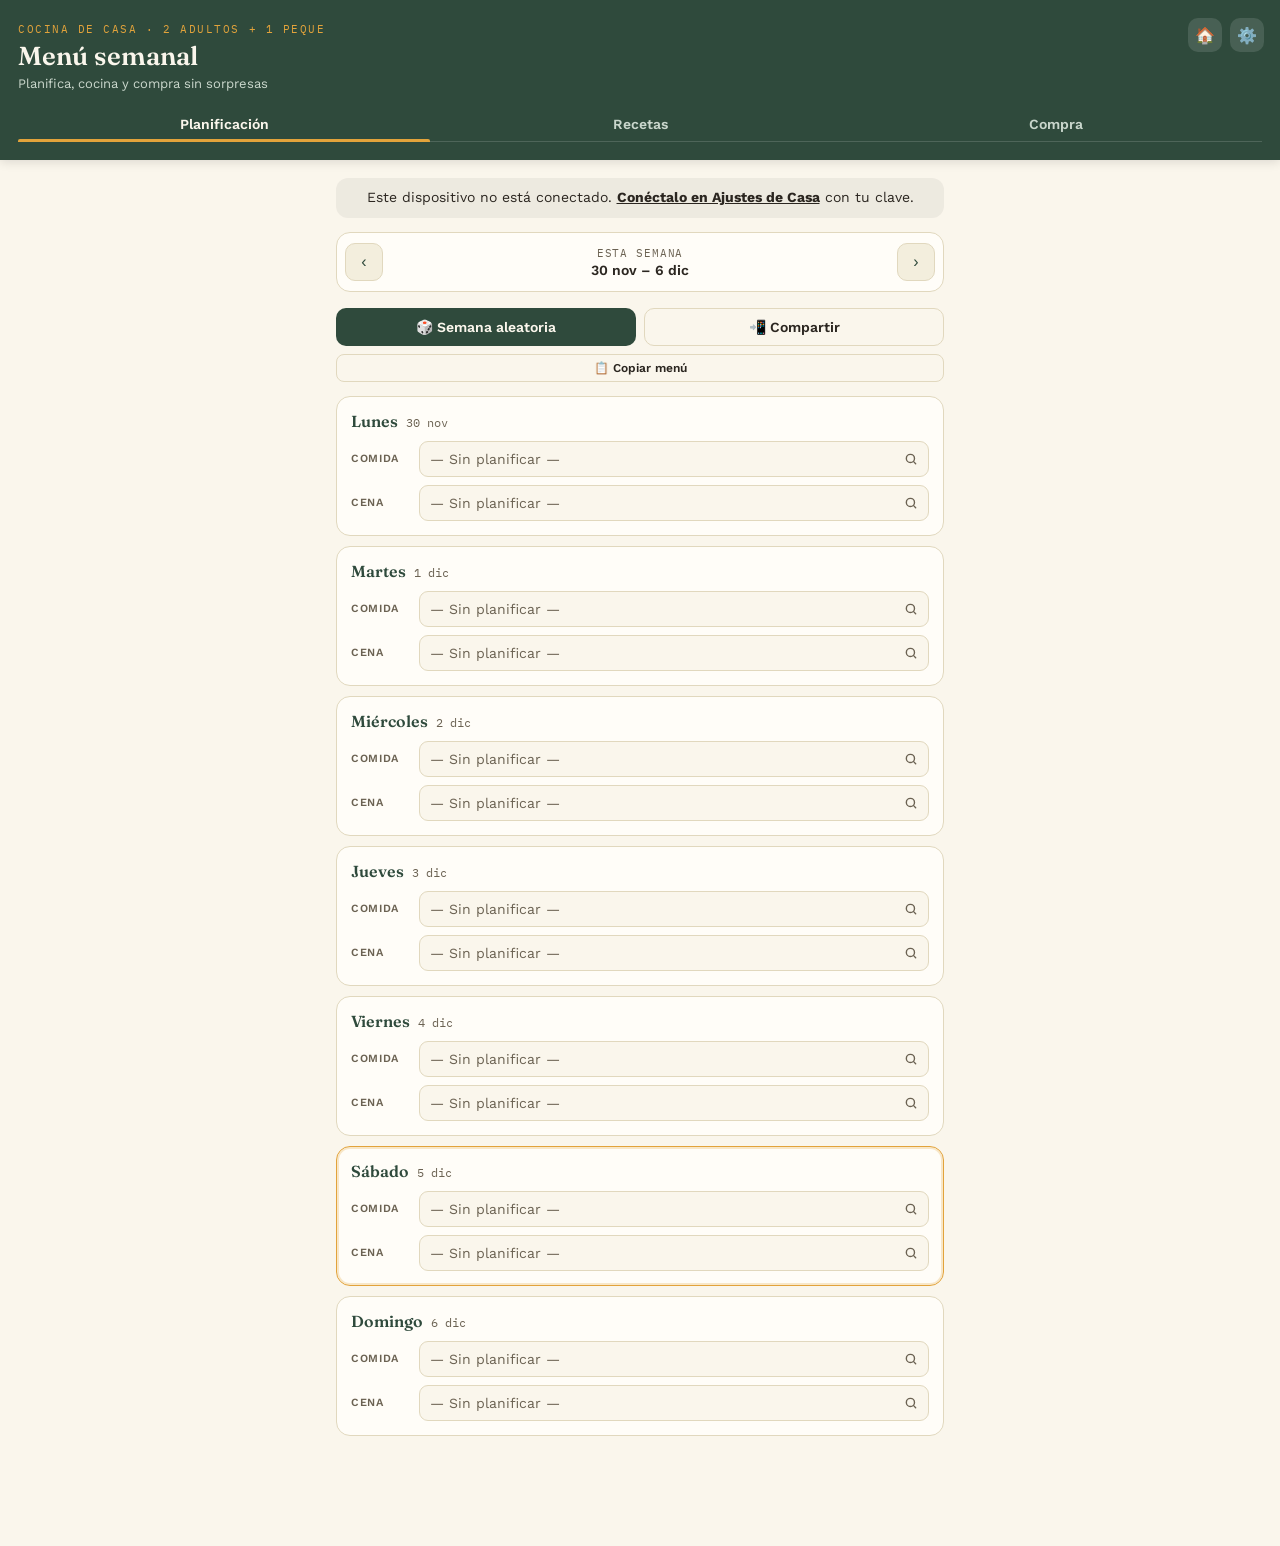
<file: comidas/index.html>
<!DOCTYPE html>
<html lang="es">
<head>
<meta charset="UTF-8">
<meta name="viewport" content="width=device-width, initial-scale=1.0">
<title>Menú de casa</title>
<link rel="preconnect" href="https://fonts.googleapis.com">
<link href="https://fonts.googleapis.com/css2?family=Fraunces:opsz,wght@9..144,500;9..144,600;9..144,700&family=Work+Sans:wght@400;500;600;700&family=IBM+Plex+Mono:wght@400;500;600&display=swap" rel="stylesheet">
<style>
  :root{
    --paper: #FAF6EC;
    --card: #FFFDF8;
    --card-2: #F3EEDD;
    --ink: #2B2620;
    --ink-soft: #6B6252;
    --pine: #2F4A3C;
    --pine-light: #3F6350;
    --mustard: #E2A33B;
    --mustard-dark: #B9801E;
    --line: #E1D8BE;
    --red: #B5482F;
    --red-soft: #E9DCD6;
  }
  *{box-sizing:border-box;}
  html,body{margin:0;padding:0;}
  body{
    background:var(--paper);
    color:var(--ink);
    font-family:'Work Sans', sans-serif;
    -webkit-font-smoothing:antialiased;
    padding-bottom:60px;
  }
  h1,h2,h3{
    font-family:'Fraunces', serif;
    font-weight:600;
    margin:0;
  }
  .mono{ font-family:'IBM Plex Mono', monospace; }

  /* Header */
  header.app-header{
    background:var(--pine);
    color:var(--paper);
    padding:22px 18px 18px;
    position:sticky;
    top:0;
    z-index:20;
    box-shadow:0 2px 10px rgba(0,0,0,.12);
  }
  header.app-header .eyebrow{
    font-family:'IBM Plex Mono', monospace;
    font-size:11px;
    letter-spacing:.14em;
    text-transform:uppercase;
    color:var(--mustard);
    margin-bottom:4px;
  }
  header.app-header h1{ font-size:26px; color:var(--paper); }
  header.app-header .sub{ font-size:13px; color:#CBD8CD; margin-top:4px;}

  nav.tabs{
    display:flex;
    gap:4px;
    margin-top:16px;
    border-bottom:1px solid rgba(255,255,255,.15);
  }
  nav.tabs button{
    background:transparent;
    border:none;
    color:#C9D6CC;
    font-family:'Work Sans', sans-serif;
    font-weight:600;
    font-size:14px;
    padding:9px 4px;
    cursor:pointer;
    position:relative;
    flex:1;
  }
  nav.tabs button.active{ color:var(--paper); }
  nav.tabs button.active::after{
    content:'';
    position:absolute;
    left:0; right:0; bottom:-1px;
    height:3px;
    background:var(--mustard);
    border-radius:2px 2px 0 0;
  }

  main{ max-width:640px; margin:0 auto; padding:18px 16px 40px; }
  .view{ display:none; }
  .view.active{ display:block; }

  /* Week nav */
  .week-nav{
    display:flex;
    align-items:center;
    justify-content:space-between;
    background:var(--card);
    border:1px solid var(--line);
    border-radius:14px;
    padding:10px 8px;
    margin-bottom:16px;
  }
  .week-nav button{
    background:var(--card-2);
    border:1px solid var(--line);
    border-radius:10px;
    width:38px; height:38px;
    font-size:16px;
    cursor:pointer;
    color:var(--pine);
  }
  .week-nav .label{ text-align:center; }
  .week-nav .label .wk{ font-size:11px; letter-spacing:.08em; text-transform:uppercase; color:var(--ink-soft); font-family:'IBM Plex Mono',monospace;}
  .week-nav .label .rng{ font-weight:600; font-size:14px; margin-top:2px;}

  /* Day card */
  .day-card{
    background:var(--card);
    border:1px solid var(--line);
    border-radius:14px;
    padding:14px;
    margin-bottom:10px;
  }
  .day-card .day-title{
    display:flex;
    align-items:baseline;
    gap:8px;
    margin-bottom:10px;
  }
  .day-card .day-title h3{ font-size:16px; color:var(--pine); }
  .day-card .day-title .date{ font-size:12px; color:var(--ink-soft); font-family:'IBM Plex Mono', monospace;}
  .day-card.today{ border-color:var(--mustard); box-shadow:0 0 0 2px rgba(226,163,59,.25) inset; }

  .meal-row{ display:flex; align-items:center; gap:10px; margin-bottom:8px; }
  .meal-row:last-child{ margin-bottom:0; }
  .meal-row .tag{
    width:58px; flex-shrink:0;
    font-size:11px; font-weight:600; text-transform:uppercase; letter-spacing:.06em;
    color:var(--ink-soft);
  }
  select{
    flex:1;
    min-width:0;
    font-family:'Work Sans', sans-serif;
    font-size:14px;
    padding:9px 10px;
    border-radius:9px;
    border:1px solid var(--line);
    background:var(--paper);
    color:var(--ink);
    appearance:none;
    -webkit-appearance:none;
    overflow:hidden;
    text-overflow:ellipsis;
    white-space:nowrap;
  }
  select:focus, input:focus, textarea:focus, button:focus-visible{
    outline:2px solid var(--mustard);
    outline-offset:1px;
  }

  /* Buttons */
  .btn{
    display:inline-flex; align-items:center; justify-content:center; gap:6px;
    font-family:'Work Sans', sans-serif;
    font-weight:600; font-size:14px;
    padding:10px 16px;
    border-radius:10px;
    border:1px solid transparent;
    cursor:pointer;
    text-decoration:none;
  }
  .btn-primary{ background:var(--pine); color:var(--paper); }
  .btn-primary:hover{ background:var(--pine-light); }
  .btn-ghost{ background:transparent; border-color:var(--line); color:var(--ink); }
  .btn-ghost:hover{ background:var(--card-2); }
  .btn-danger{ background:transparent; color:var(--red); border-color:var(--red-soft); }
  .btn-danger:hover{ background:var(--red-soft); }
  .btn-sm{ padding:6px 10px; font-size:12px; border-radius:8px; }
  .btn-block{ width:100%; }
  .btn:disabled{ opacity:.55; cursor:default; }

  /* Recipes */
  .section-title{
    display:flex; align-items:center; justify-content:space-between;
    margin-bottom:12px;
  }
  .section-title h2{ font-size:19px; color:var(--pine); }

  .recipe-form{
    background:var(--card);
    border:1px solid var(--line);
    border-radius:14px;
    padding:16px;
    margin-bottom:18px;
  }
  .field{ margin-bottom:12px; }
  .field label{
    display:block; font-size:12px; font-weight:600; color:var(--ink-soft);
    text-transform:uppercase; letter-spacing:.05em; margin-bottom:5px;
  }
  input[type=text], input[type=number], textarea{
    width:100%;
    font-family:'Work Sans', sans-serif;
    font-size:14px;
    padding:9px 10px;
    border-radius:9px;
    border:1px solid var(--line);
    background:var(--paper);
    color:var(--ink);
  }
  textarea{ resize:vertical; min-height:90px; line-height:1.5; }
  .ing-row{ display:grid; grid-template-columns: 2.4fr 0.8fr 0.9fr 1.3fr auto; gap:6px; margin-bottom:6px; align-items:center; }
  .ing-row input, .ing-row select{ font-size:13px; padding:8px; }
  .ing-remove{
    background:var(--red-soft); color:var(--red); border:none; border-radius:8px;
    width:32px; height:32px; cursor:pointer; font-size:16px; line-height:1;
  }
  .add-ing{
    background:none; border:1px dashed var(--line); color:var(--pine);
    border-radius:9px; padding:8px; width:100%; cursor:pointer; font-weight:600; font-size:13px; margin-top:2px;
  }
  .form-actions{ display:flex; gap:8px; margin-top:14px; }

  .recipe-card{
    background:var(--card);
    border:1px solid var(--line);
    border-radius:14px;
    padding:14px;
    margin-bottom:10px;
  }
  .recipe-card .top{ display:flex; justify-content:space-between; align-items:flex-start; gap:8px; }
  .recipe-card h3{ font-size:16px; color:var(--pine); }
  .pill{
    display:inline-block; font-size:10.5px; font-weight:600; text-transform:uppercase; letter-spacing:.05em;
    padding:3px 8px; border-radius:20px; background:var(--card-2); color:var(--ink-soft); margin-top:4px;
  }
  .pill.comida{ background:#E8EFE6; color:var(--pine); }
  .pill.cena{ background:#F1E3D3; color:var(--mustard-dark); }
  .pill.ambas{ background:#EAE3F2; color:#6A4E9A; }
  .pill.reposteria{ background:var(--red-soft); color:var(--red); }
  .recipe-card .actions{ display:flex; gap:6px; flex-shrink:0; }
  .icon-btn{
    background:var(--card-2); border:none; border-radius:8px; width:32px; height:32px;
    cursor:pointer; font-size:14px; color:var(--ink-soft);
  }
  .steps-list{ margin:0; padding-left:20px; font-size:13.5px; color:var(--ink); line-height:1.7; }
  .steps-list li{ margin-bottom:6px; }
  .steps-empty{ font-size:13px; color:var(--ink-soft); }
  .detail-tabs{ display:flex; gap:6px; margin-bottom:12px; }
  .detail-tabs button{
    flex:1; background:var(--card-2); border:none; border-radius:9px;
    padding:8px; font-family:'Work Sans', sans-serif; font-weight:600; font-size:13px;
    color:var(--ink-soft); cursor:pointer;
  }
  .detail-tabs button.active{ background:var(--pine); color:var(--paper); }
  .recipe-search{ margin-bottom:14px; }
  .recipe-link{ margin-top:14px; font-size:13px; }
  .recipe-link a{ color:var(--pine); font-weight:600; }

  .empty-state{
    text-align:center; padding:36px 20px; color:var(--ink-soft);
    background:var(--card); border:1px dashed var(--line); border-radius:14px;
  }
  .empty-state .big{ font-size:30px; margin-bottom:8px; }

  /* Shopping list / receipt */
  .receipt-wrap{ margin-top:4px; }
  .receipt-top{
    height:14px;
    background:var(--paper);
    clip-path: polygon(0% 100%,4% 20%,8% 100%,12% 20%,16% 100%,20% 20%,24% 100%,28% 20%,32% 100%,36% 20%,40% 100%,44% 20%,48% 100%,52% 20%,56% 100%,60% 20%,64% 100%,68% 20%,72% 100%,76% 20%,80% 100%,84% 20%,88% 100%,92% 20%,96% 100%,100% 20%,100% 100%,0 100%);
  }
  .receipt{
    background:var(--card);
    border-left:1px solid var(--line);
    border-right:1px solid var(--line);
    padding:16px 16px 4px;
  }
  .receipt-bottom{
    height:14px;
    background:var(--paper);
    clip-path: polygon(0% 0%,4% 80%,8% 0%,12% 80%,16% 0%,20% 80%,24% 0%,28% 80%,32% 0%,36% 80%,40% 0%,44% 80%,48% 0%,52% 80%,56% 0%,60% 80%,64% 0%,68% 80%,72% 0%,76% 80%,80% 0%,84% 80%,88% 0%,92% 80%,96% 0%,100% 80%,100% 0%,0 0%);
  }
  .receipt-title{ text-align:center; margin-bottom:4px; }
  .receipt-title .wk{ font-family:'IBM Plex Mono', monospace; font-size:11px; color:var(--ink-soft); letter-spacing:.08em; text-transform:uppercase;}
  .receipt-title h2{ font-size:18px; color:var(--pine); margin-top:2px; }
  .receipt hr{ border:none; border-top:1px dashed var(--line); margin:12px 0; }
  .cat-block{ margin-bottom:14px; }
  .cat-block h4{
    font-family:'IBM Plex Mono', monospace; font-size:11px; text-transform:uppercase; letter-spacing:.08em;
    color:var(--mustard-dark); margin-bottom:6px;
  }
  .item-row{
    display:flex; align-items:center; gap:10px; padding:7px 0; border-bottom:1px dotted var(--line);
  }
  .item-row:last-child{ border-bottom:none; }
  .item-row input[type=checkbox]{
    width:19px; height:19px; accent-color:var(--pine); flex-shrink:0; cursor:pointer;
  }
  .item-row .name{ flex:1; font-size:14px; }
  .item-row .qty{ font-family:'IBM Plex Mono', monospace; font-size:13px; color:var(--ink-soft); white-space:nowrap; }
  .item-row.checked .name{ text-decoration:line-through; color:var(--ink-soft); opacity:.6; }
  .item-row .del{ background:none; border:none; color:var(--ink-soft); opacity:.5; cursor:pointer; font-size:14px; padding:0 2px;}
  .item-row .del:hover{ opacity:1; color:var(--red); }

  .add-extra{ display:flex; gap:6px; margin-top:4px; margin-bottom:16px; }
  .add-extra input{ flex:1; }
  .add-extra select{ flex:0 0 118px; font-size:12px; padding:9px 6px; }

  .shop-actions{ display:flex; gap:8px; margin-top:10px; margin-bottom:18px; }

  /* Casa: aviso de acceso y modo solo lectura */
  .casa-aviso{
    margin:0 0 14px; padding:10px 14px; border-radius:12px; font-size:14px; line-height:1.4;
    background:rgba(0,0,0,.05); text-align:center;
  }
  .casa-aviso a{ color:inherit; font-weight:700; }
  body.solo-ver .recipe-form,
  body.solo-ver #randomWeekBtn,
  body.solo-ver .add-extra,
  body.solo-ver #addExtraBtn,
  body.solo-ver .shop-actions,
  body.solo-ver .edit-btn,
  body.solo-ver .del-btn,
  body.solo-ver #shopList .del{ display:none !important; }
  body.solo-ver #daysContainer .meal-pick,
  body.solo-ver #shopList input[type=checkbox]{ pointer-events:none; }
  .loading-overlay{
    position:fixed; inset:0; background:var(--paper); display:flex; align-items:center; justify-content:center;
    flex-direction:column; gap:10px; z-index:100; color:var(--ink-soft); font-family:'IBM Plex Mono',monospace; font-size:13px;
  }
  .toast{
    position:fixed; bottom:18px; left:50%; transform:translateX(-50%);
    background:var(--pine); color:var(--paper); padding:10px 18px; border-radius:10px;
    font-size:13px; font-weight:600; opacity:0; pointer-events:none; transition:opacity .25s, transform .25s;
    z-index:50; box-shadow:0 4px 14px rgba(0,0,0,.2);
  }
  .toast.show{ opacity:1; transform:translateX(-50%) translateY(-4px); }

  .settings-btn{
    position:absolute; top:18px; right:16px;
    background:rgba(255,255,255,.12); border:none; border-radius:10px;
    width:34px; height:34px; font-size:16px; cursor:pointer; color:var(--paper);
  }
  .settings-btn:hover{ background:rgba(255,255,255,.2); }

  .modal-overlay{
    display:none; position:fixed; inset:0; background:rgba(0,0,0,.4);
    align-items:center; justify-content:center; z-index:200; padding:20px;
  }
  .modal-overlay.active{ display:flex; }
  .modal-overlay .modal{
    background:var(--card); border-radius:16px; padding:20px; width:100%; max-width:360px;
    box-shadow:0 12px 40px rgba(0,0,0,.25);
  }
  .modal-overlay .modal h3{ font-size:18px; color:var(--pine); margin-bottom:6px; }
  .modal-hint{ font-size:12.5px; color:var(--ink-soft); margin-bottom:14px; line-height:1.5; }
  .test-result{ font-size:12.5px; padding:8px 10px; border-radius:8px; margin-bottom:10px; }
  .test-result.ok{ background:#E8EFE6; color:var(--pine); }
  .test-result.err{ background:var(--red-soft); color:var(--red); }

  /* Planificación: botón que abre el buscador de recetas */
  .meal-pick{
    flex:1; min-width:0; text-align:left; cursor:pointer;
    font-family:'Work Sans', sans-serif; font-size:14px;
    padding:9px 30px 9px 10px; border-radius:9px;
    border:1px solid var(--line); background:var(--paper) no-repeat right 10px center;
    color:var(--ink); overflow:hidden; text-overflow:ellipsis; white-space:nowrap;
    background-image:url("data:image/svg+xml,%3Csvg xmlns='http://www.w3.org/2000/svg' width='14' height='14' viewBox='0 0 24 24' fill='none' stroke='%236B6252' stroke-width='2.4' stroke-linecap='round'%3E%3Ccircle cx='11' cy='11' r='7'/%3E%3Cpath d='m20 20-3.5-3.5'/%3E%3C/svg%3E");
  }
  .meal-pick.empty{ color:var(--ink-soft); }
  .meal-pick:focus-visible{ outline:2px solid var(--mustard); outline-offset:1px; }
  .pick-overlay{ align-items:flex-start; padding-top:8vh; }
  .pick-overlay .modal{ max-width:420px; }
  .pick-overlay .recipe-search{ margin-bottom:10px; }
  .pick-list{ max-height:52vh; overflow-y:auto; margin:0 -6px 12px; }
  .pick-item{
    display:block; width:100%; text-align:left; cursor:pointer;
    font-family:'Work Sans', sans-serif; font-size:14.5px; color:var(--ink);
    background:none; border:none; border-radius:9px; padding:10px 12px;
  }
  .pick-item:hover, .pick-item:focus-visible{ background:var(--card-2); outline:none; }
  .pick-item.current{ background:#E8EFE6; color:var(--pine); font-weight:600; }
  .pick-item.none{ color:var(--ink-soft); font-style:italic; }
  .pick-empty{ font-size:13px; color:var(--ink-soft); padding:10px 12px; }

  /* Recetas: formulario desplegable */
  details.recipe-form > summary{
    cursor:pointer; list-style:none; display:flex; align-items:center; gap:8px;
    font-family:'Fraunces', serif; font-weight:600; font-size:16px; color:var(--pine);
  }
  details.recipe-form > summary::-webkit-details-marker{ display:none; }
  details.recipe-form > summary::after{ content:'▾'; margin-left:auto; color:var(--ink-soft); transition:transform .2s; }
  details.recipe-form[open] > summary{ margin-bottom:14px; }
  details.recipe-form[open] > summary::after{ transform:rotate(180deg); }

  /* Casa: volver a la portada */
  .home-btn{
    position:absolute; top:18px; right:58px;
    display:flex; align-items:center; justify-content:center;
    background:rgba(255,255,255,.12); border-radius:10px;
    width:34px; height:34px; font-size:16px; text-decoration:none; color:var(--paper);
  }
  .home-btn:hover{ background:rgba(255,255,255,.2); }
  .app-header .eyebrow{ padding-right:84px; } /* deja sitio a la casita y al engranaje */

  @media (max-width:400px){
    .ing-row{ grid-template-columns: 1fr 1fr; }
    .ing-row .cat-select{ grid-column: span 2; }
  }
</style>
<script src="../comun/casa.js?v=10"></script>
</head>
<body>

<div id="loading" class="loading-overlay"><div>Cargando tu menú…</div></div>

<header class="app-header">
  <a class="home-btn" href="../" aria-label="Volver a Casa" title="Volver a Casa">🏠</a>
  <button id="settingsBtn" class="settings-btn" aria-label="Ajustes" title="Ajustes">⚙️</button>
  <div class="eyebrow">Cocina de casa · 2 adultos + 1 peque</div>
  <h1>Menú semanal</h1>
  <div class="sub">Planifica, cocina y compra sin sorpresas</div>
  <nav class="tabs">
    <button data-view="plan" class="active">Planificación</button>
    <button data-view="recipes">Recetas</button>
    <button data-view="shopping">Compra</button>
  </nav>
</header>

<main>

  <!-- PLANIFICACIÓN -->
  <section id="view-plan" class="view active">
    <div class="week-nav">
      <button id="prevWeek" aria-label="Semana anterior">‹</button>
      <div class="label">
        <div class="wk" id="weekLabelTop">Semana</div>
        <div class="rng" id="weekLabelRange">—</div>
      </div>
      <button id="nextWeek" aria-label="Semana siguiente">›</button>
    </div>
    <div style="display:flex; gap:8px; margin-bottom:8px;">
      <button class="btn btn-primary" id="randomWeekBtn" style="flex:1;">🎲 Semana aleatoria</button>
      <a class="btn btn-ghost" id="shareWhatsappBtn" href="https://wa.me/" style="flex:1;">📲 Compartir</a>
    </div>
    <button class="btn btn-ghost btn-sm btn-block" id="copyMenuBtn" style="margin-bottom:14px;">📋 Copiar menú</button>
    <div id="daysContainer"></div>
  </section>

  <!-- RECETAS -->
  <section id="view-recipes" class="view">
    <div class="section-title">
      <h2>Banco de recetas</h2>
      <button class="btn btn-ghost btn-sm" id="refreshRecipesBtn" title="Releer la hoja de recetas (por si has añadido o editado alguna directamente en Sheets)">🔄 Actualizar</button>
    </div>

    <details class="recipe-form" id="recipeFormBox">
      <summary id="recipeFormTitle">＋ Nueva receta</summary>
      <div class="field">
        <label for="rName">Nombre del plato</label>
        <input type="text" id="rName" placeholder="Ej. Lentejas con verduras">
      </div>
      <div class="field">
        <label for="rMeal">¿Cuándo se cocina?</label>
        <select id="rMeal">
          <option value="comida">Comida</option>
          <option value="cena">Cena</option>
          <option value="ambas">Comida o cena</option>
          <option value="reposteria">Repostería</option>
        </select>
      </div>
      <div class="field">
        <label>Ingredientes</label>
        <div id="ingRows"></div>
        <button type="button" class="add-ing" id="addIngBtn">+ Añadir ingrediente</button>
      </div>
      <div class="field">
        <label for="rSteps">Elaboración (opcional)</label>
        <textarea id="rSteps" placeholder="Un paso por línea, ej:&#10;Pica la cebolla y sofríe&#10;Añade el arroz y el caldo&#10;Cuece 18 minutos"></textarea>
      </div>
      <div class="field">
        <label for="rLink">Enlace del vídeo o web (opcional)</label>
        <input type="text" id="rLink" placeholder="https://…">
      </div>
      <div class="form-actions">
        <button class="btn btn-primary btn-block" id="saveRecipeBtn">Guardar receta</button>
        <button class="btn btn-ghost" id="cancelEditBtn" style="display:none;">Cancelar</button>
      </div>
    </details>

    <input type="text" id="recipeSearch" class="recipe-search" placeholder="🔍 Buscar receta...">
    <div id="recipeList"></div>
  </section>

  <!-- COMPRA -->
  <section id="view-shopping" class="view">
    <div class="receipt-wrap">
      <div class="receipt-top"></div>
      <div class="receipt">
        <div class="receipt-title">
          <div class="wk" id="shopWeekLabel">Semana</div>
          <h2>Lista de la compra</h2>
        </div>
        <hr>
        <div class="add-extra">
          <input type="text" id="extraName" placeholder="Añadir producto suelto…">
          <select id="extraCat"></select>
        </div>
        <button class="btn btn-ghost btn-sm" id="addExtraBtn" style="margin-bottom:14px;">+ Añadir a la lista</button>
        <div id="shopList"></div>
      </div>
      <div class="receipt-bottom"></div>
    </div>
    <div class="shop-actions">
      <button class="btn btn-ghost btn-block" id="clearCheckedBtn">Quitar marcados</button>
    </div>
  </section>

</main>

<div class="toast" id="toast"></div>

<div class="modal-overlay pick-overlay" id="pickOverlay">
  <div class="modal" role="dialog" aria-modal="true" aria-labelledby="pickTitle">
    <h3 id="pickTitle">Elegir receta</h3>
    <p class="modal-hint" id="pickHint"></p>
    <input type="text" id="pickSearch" class="recipe-search" placeholder="🔍 Buscar receta..." autocomplete="off" enterkeyhint="search">
    <div class="pick-list" id="pickList"></div>
    <div class="form-actions">
      <button class="btn btn-ghost btn-block" id="pickCancel">Cancelar</button>
    </div>
  </div>
</div>

<div class="modal-overlay" id="settingsOverlay">
  <div class="modal">
    <h3>Ajustes</h3>
    <p class="modal-hint">La conexión con tu Google Sheet se gestiona desde Casa, con tu clave. Desde aquí puedes comprobar que funciona.</p>
    <p class="modal-hint" id="casaEstado"></p>
    <div id="gsTestResult" class="test-result" style="display:none;"></div>
    <div class="form-actions">
      <button class="btn btn-ghost btn-block" id="gsTestBtn">Probar conexión</button>
    </div>
    <div class="form-actions" style="margin-top:8px;">
      <button class="btn btn-ghost" id="gsCancelBtn" style="flex:1;">Cerrar</button>
      <a class="btn btn-primary" id="casaAjustesBtn" href="../ajustes/" style="flex:1; text-align:center; text-decoration:none;">Ajustes de Casa</a>
    </div>
  </div>
</div>

<div class="modal-overlay" id="detailsOverlay">
  <div class="modal">
    <h3 id="detailsModalTitle">Receta</h3>
    <div class="detail-tabs" id="detailsTabs">
      <button data-tab="ing" type="button">Ingredientes</button>
      <button data-tab="steps" type="button">Elaboración</button>
    </div>
    <div id="detailsModalBody"></div>
    <div class="form-actions" style="margin-top:14px;">
      <button class="btn btn-primary btn-block" id="detailsCloseBtn">Cerrar</button>
    </div>
  </div>
</div>

<script>
(function(){
  "use strict";

  const DAYS = ['Lunes','Martes','Miércoles','Jueves','Viernes','Sábado','Domingo'];
  const CATEGORIES = ['Fruta y verdura','Carne y pescado','Lácteos y huevos','Pan y cereales','Despensa','Congelados','Otros'];
  const MEAL_LABEL = { comida:'Comida', cena:'Cena', ambas:'Comida o cena', reposteria:'Repostería' };

  let state = {
    recipes: [],
    weekStart: getMonday(new Date()),
    weekPlan: {},      // { Lunes: {comida: id|null, cena: id|null}, ... }
    extras: [],         // [{id,name,qty,unit,cat}]
    checked: {}         // { key: bool }
  };
  let editingRecipeId = null;
  let ingRowCount = 0;
  let recipeSearchQuery = '';

  // Casa: la URL y la clave vienen de Casa > Ajustes (comun/casa.js).
  // Permiso de este dispositivo en Comidas: 'editar', 'ver', 'ninguno' o null (sin conectar).
  const PERMISO = Casa.permiso('comidas');
  const conectado = () => { const c = Casa.conexion(); return Boolean(c.url && c.clave); };

  // ---------- caché local ----------
  const CACHE_RECIPES = 'sc_recipes';
  const CACHE_WEEKS = 'sc_weeks';
  const CACHE_LASTWEEK = 'sc_lastWeek';

  function loadCache(){
    try{
      const r = JSON.parse(localStorage.getItem(CACHE_RECIPES));
      if(Array.isArray(r)) state.recipes = r;
    }catch(e){}
    // state.weekStart ya se inicializó con la semana actual (getMonday(new Date())).
    // Ya no se sobrescribe con la última semana vista, para que la app siempre
    // abra mostrando la semana en curso.
  }

  function getWeeksCache(){
    try{ return JSON.parse(localStorage.getItem(CACHE_WEEKS)) || {}; }
    catch(e){ return {}; }
  }

  function loadWeekFromCache(wid){
    return getWeeksCache()[wid] || null;
  }

  function saveWeekCache(){
    const wid = weekId(state.weekStart);
    const weeks = getWeeksCache();
    weeks[wid] = { plan: state.weekPlan, extras: state.extras, checked: state.checked };
    localStorage.setItem(CACHE_WEEKS, JSON.stringify(weeks));
    localStorage.setItem(CACHE_LASTWEEK, wid);
  }

  function saveRecipesCache(){
    localStorage.setItem(CACHE_RECIPES, JSON.stringify(state.recipes));
  }

  // ---------- utils ----------
  function getMonday(d){
    d = new Date(d);
    const day = d.getDay();
    const diff = (day === 0 ? -6 : 1 - day);
    d.setDate(d.getDate() + diff);
    d.setHours(0,0,0,0);
    return d;
  }
  function weekId(d){
    // OJO: no usar d.toISOString() aquí, convierte a UTC y en zonas horarias
    // adelantadas a UTC (p.ej. España) la medianoche local cae en el día
    // anterior, desplazando el id de semana un día (y, en cascada, semanas
    // enteras al ir y volver de la caché).
    const y = d.getFullYear();
    const m = String(d.getMonth()+1).padStart(2,'0');
    const day = String(d.getDate()).padStart(2,'0');
    return `${y}-${m}-${day}`;
  }
  function addDays(d, n){ const r = new Date(d); r.setDate(r.getDate()+n); return r; }
  function fmtShort(d){ return d.toLocaleDateString('es-ES',{day:'numeric',month:'short'}); }
  function uid(){ return Date.now().toString(36) + Math.random().toString(36).slice(2,7); }
  function isSameDay(a,b){ return a.toDateString() === b.toDateString(); }
  function showToast(msg){
    const t = document.getElementById('toast');
    t.textContent = msg;
    t.classList.add('show');
    clearTimeout(showToast._t);
    showToast._t = setTimeout(()=>t.classList.remove('show'), 1600);
  }

  // ---------- API: puente frontend -> script Casa ----------
  // Todas las llamadas pasan por Casa.llamar (comun/casa.js), que añade la
  // clave de este dispositivo. El script Casa comprueba el permiso.
  const LECTURAS = ['getRecipes', 'refreshRecipesCache', 'getWeekPlan', 'getShoppingExtras', 'getShoppingChecked'];
  const API = {
    async call(action, payload){
      if(!LECTURAS.includes(action) && PERMISO === 'ver'){
        throw new Error('Solo puedes ver Comidas, no modificarla.');
      }
      const ctrl = new Promise((_, reject)=>setTimeout(()=>reject(new Error('Tiempo de espera agotado (30s). Comprueba tu conexión.')), 30000));
      const j = await Promise.race([Casa.llamar('comidas', action, payload || {}), ctrl]);
      return j.datos;
    },
    async test(){
      try{ await this.call('getRecipes'); return { ok: true }; }
      catch(err){ return { ok: false, error: err.message }; }
    }
  };

  // Mismo nombre y forma de llamada que antes (gasRun('funcion', ...args)):
  // así ningún punto del resto del código ha tenido que cambiar.
  function gasRun(fnName, ...args){
    switch(fnName){
      case 'getRecipes':
        return API.call('getRecipes', {});
      case 'getWeekPlan':
        return API.call('getWeekPlan', { weekId: args[0] });
      case 'getShoppingExtras':
        return API.call('getShoppingExtras', { weekId: args[0] });
      case 'getShoppingChecked':
        return API.call('getShoppingChecked', { weekId: args[0] });
      case 'saveRecipe':
        return API.call('saveRecipe', { recipe: args[0] });
      case 'deleteRecipeById':
        return API.call('deleteRecipeById', { id: args[0] });
      case 'refreshRecipesCache':
        return API.call('refreshRecipesCache', {});
      case 'setWeekPlanCell':
        return API.call('setWeekPlanCell', { weekId: args[0], dia: args[1], meal: args[2], recipeId: args[3] });
      case 'setWeekPlan':
        return API.call('setWeekPlan', { weekId: args[0], plan: args[1] });
      case 'addShoppingExtra':
        return API.call('addShoppingExtra', { weekId: args[0], item: args[1] });
      case 'deleteShoppingExtra':
        return API.call('deleteShoppingExtra', { weekId: args[0], extraId: args[1] });
      case 'setShoppingChecked':
        return API.call('setShoppingChecked', { weekId: args[0], itemKey: args[1], value: args[2] });
      case 'clearShoppingChecked':
        return API.call('clearShoppingChecked', { weekId: args[0] });
      default:
        return Promise.reject(new Error('Acción no soportada: ' + fnName));
    }
  }

  function emptyPlan(){
    const p = {};
    DAYS.forEach(d => p[d] = { comida: null, cena: null });
    return p;
  }

  // ---------- init ----------
  // Carga instantánea desde la caché local si existe, y sincroniza con
  // Apps Script en segundo plano; solo bloquea con el overlay de carga si no
  // hay nada que mostrar todavía (primera vez en este dispositivo).
  async function init(){
    loadCache();
    const weekCache = loadWeekFromCache(weekId(state.weekStart));
    if(weekCache){
      state.weekPlan = weekCache.plan;
      state.extras = weekCache.extras;
      state.checked = weekCache.checked;
    } else {
      state.weekPlan = emptyPlan();
    }

    const hasCache = state.recipes.length > 0 || !!weekCache;
    if(hasCache){
      renderAll();
      document.getElementById('loading').style.display = 'none';
    }

    if(!conectado()){
      if(!hasCache){
        renderAll();
        document.getElementById('loading').style.display = 'none';
      }
      return;
    }

    if(hasCache){
      syncFromNetwork(false);
      return;
    }

    try{
      await syncFromNetwork(true);
    }catch(e){
      showRetryError(e);
      return;
    }
    document.getElementById('loading').style.display = 'none';
  }

  // silent=true: fallo en segundo plano, nos quedamos con lo que había en
  // caché sin interrumpir a quien esté usando la app.
  async function syncFromNetwork(throwOnError){
    try{
      await Promise.all([
        gasRun('getRecipes').then(r => { state.recipes = r; saveRecipesCache(); }),
        loadWeekData()
      ]);
      renderAll();
    }catch(e){
      if(throwOnError) throw e;
    }
  }

  function showRetryError(e){
    const loading = document.getElementById('loading');
    loading.innerHTML = '<div style="text-align:center;">No se ha podido conectar con la hoja de cálculo.<br>' + (e && e.message ? e.message : '') + '</div>'
      + '<button class="btn btn-primary" id="retryInitBtn" style="display:block; margin:14px auto 0;">Reintentar</button>';
    document.getElementById('retryInitBtn').addEventListener('click', ()=>{
      loading.innerHTML = '<div>Cargando tu menú…</div>';
      init();
    });
  }

  async function loadWeekData(){
    const wid = weekId(state.weekStart);
    const [plan, extras, checked] = await Promise.all([
      gasRun('getWeekPlan', wid),
      gasRun('getShoppingExtras', wid),
      gasRun('getShoppingChecked', wid)
    ]);
    // Si mientras esperábamos la respuesta el usuario ya cambió de semana,
    // esta respuesta ha quedado obsoleta: la ignoramos.
    if(weekId(state.weekStart) !== wid) return;
    state.weekPlan = plan;
    state.extras = extras;
    state.checked = checked;
    saveWeekCache();
  }

  function renderAll(){
    renderWeekNav();
    renderDays();
    renderIngRows_ifEmpty();
    renderRecipeList();
    renderShopping();
  }

  // ---------- TABS ----------
  document.querySelectorAll('nav.tabs button').forEach(btn=>{
    btn.addEventListener('click', ()=>{
      document.querySelectorAll('nav.tabs button').forEach(b=>b.classList.remove('active'));
      btn.classList.add('active');
      document.querySelectorAll('.view').forEach(v=>v.classList.remove('active'));
      document.getElementById('view-' + btn.dataset.view).classList.add('active');
    });
  });

  // ---------- PLANIFICACIÓN ----------
  function renderWeekNav(){
    const start = state.weekStart;
    const end = addDays(start, 6);
    const thisMonday = getMonday(new Date());
    document.getElementById('weekLabelTop').textContent =
      isSameDay(start, thisMonday) ? 'Esta semana' : (start < thisMonday ? 'Semana pasada' : 'Semana');
    document.getElementById('weekLabelRange').textContent = fmtShort(start) + ' – ' + fmtShort(end);
    document.getElementById('shopWeekLabel').textContent = fmtShort(start) + ' – ' + fmtShort(end);
  }

  function recipeOptionsFor(mealType){
    return state.recipes
      .filter(r => r.meal === mealType || r.meal === 'ambas')
      .sort((a, b) => a.name.localeCompare(b.name, 'es'));
  }

  function renderDays(){
    const container = document.getElementById('daysContainer');
    container.innerHTML = '';
    const today = new Date();

    DAYS.forEach((day, idx) => {
      const dayDate = addDays(state.weekStart, idx);
      const card = document.createElement('div');
      card.className = 'day-card' + (isSameDay(dayDate, today) ? ' today' : '');

      const title = document.createElement('div');
      title.className = 'day-title';
      title.innerHTML = `<h3>${day}</h3><span class="date">${fmtShort(dayDate)}</span>`;
      card.appendChild(title);

      ['comida','cena'].forEach(meal=>{
        const row = document.createElement('div');
        row.className = 'meal-row';
        const current = (state.weekPlan[day] && state.weekPlan[day][meal]) || '';
        const recipe = current && state.recipes.find(r => r.id === current);
        // Un botón con el plato elegido: al tocarlo se abre el buscador de recetas.
        row.innerHTML = `<span class="tag">${meal}</span><button type="button" class="meal-pick${recipe ? '' : ' empty'}"
          data-day="${day}" data-meal="${meal}" aria-label="${meal} del ${day}: ${recipe ? escapeHtml(recipe.name) : 'sin planificar'}. Cambiar">${recipe ? escapeHtml(recipe.name) : '— Sin planificar —'}</button>`;
        card.appendChild(row);
      });

      container.appendChild(card);
    });

    container.querySelectorAll('.meal-pick').forEach(btn=>{
      btn.addEventListener('click', ()=> openPicker(btn.dataset.day, btn.dataset.meal));
    });
  }

  // ---------- BUSCADOR DE RECETAS (planificación) ----------
  let picking = null; // { day, meal }

  function openPicker(day, meal){
    picking = { day, meal };
    document.getElementById('pickTitle').textContent = `${day} · ${meal === 'comida' ? 'Comida' : 'Cena'}`;
    const n = recipeOptionsFor(meal).length;
    document.getElementById('pickHint').textContent = `${n} ${n === 1 ? 'receta' : 'recetas'} para ${meal === 'comida' ? 'comer' : 'cenar'}.`;
    const search = document.getElementById('pickSearch');
    search.value = '';
    renderPickList();
    document.getElementById('pickOverlay').classList.add('active');
    search.focus();
  }

  function closePicker(){
    document.getElementById('pickOverlay').classList.remove('active');
    picking = null;
  }

  function renderPickList(){
    if(!picking) return;
    const { day, meal } = picking;
    const current = (state.weekPlan[day] && state.weekPlan[day][meal]) || '';
    const q = normalizeSearch(document.getElementById('pickSearch').value);
    const list = recipeOptionsFor(meal).filter(r => !q || normalizeSearch(r.name).includes(q));
    const items = [];
    if(!q) items.push(`<button type="button" class="pick-item none${current ? '' : ' current'}" data-id="">— Sin planificar —</button>`);
    list.forEach(r => items.push(`<button type="button" class="pick-item${r.id === current ? ' current' : ''}" data-id="${r.id}">${escapeHtml(r.name)}</button>`));
    if(q && !list.length) items.push(`<p class="pick-empty">No hay recetas que coincidan con «${escapeHtml(document.getElementById('pickSearch').value)}».</p>`);
    document.getElementById('pickList').innerHTML = items.join('');
  }

  async function choosePick(recipeId){
    if(!picking) return;
    const { day, meal } = picking;
    closePicker();
    state.weekPlan[day][meal] = recipeId || null;
    renderDays();
    renderShopping();
    saveWeekCache();
    try{
      await gasRun('setWeekPlanCell', weekId(state.weekStart), day, meal, recipeId || null);
      showToast('Menú actualizado');
    }catch(err){ showToast('No se ha podido guardar'); }
  }

  document.getElementById('pickSearch').addEventListener('input', renderPickList);
  document.getElementById('pickSearch').addEventListener('keydown', (e)=>{
    // Intro elige la primera receta de la lista filtrada.
    if(e.key === 'Enter'){
      const first = document.querySelector('#pickList .pick-item:not(.none)');
      if(first){ e.preventDefault(); choosePick(first.dataset.id); }
    }
  });
  document.getElementById('pickList').addEventListener('click', (e)=>{
    const item = e.target.closest('.pick-item');
    if(item) choosePick(item.dataset.id);
  });
  document.getElementById('pickCancel').addEventListener('click', closePicker);
  document.getElementById('pickOverlay').addEventListener('click', (e)=>{
    if(e.target.id === 'pickOverlay') closePicker();
  });
  document.addEventListener('keydown', (e)=>{ if(e.key === 'Escape' && picking) closePicker(); });

  // ---------- SEMANA ALEATORIA ----------
  function randomizeWeek(){
    if(state.recipes.length === 0){ showToast('Añade recetas primero'); return; }
    if(!confirm('Esto sustituirá el menú de esta semana. ¿Continuar?')) return;

    const usage = {};
    state.recipes.forEach(r => usage[r.id] = 0);
    const newPlan = emptyPlan();

    DAYS.forEach(day=>{
      ['comida','cena'].forEach(meal=>{
        const pool = recipeOptionsFor(meal);
        if(pool.length === 0) return;
        const minCount = Math.min(...pool.map(r => usage[r.id]));
        const candidates = pool.filter(r => usage[r.id] === minCount);
        const chosen = candidates[Math.floor(Math.random() * candidates.length)];
        newPlan[day][meal] = chosen.id;
        usage[chosen.id]++;
      });
    });

    state.weekPlan = newPlan;
    renderDays();
    renderShopping();
    saveWeekCache();
    persistWholeWeekPlan();
  }

  async function persistWholeWeekPlan(){
    const wid = weekId(state.weekStart);
    try{
      await gasRun('setWeekPlan', wid, state.weekPlan);
      showToast('Semana generada');
    }catch(e){
      showToast('Semana generada (algún fallo al guardar)');
    }
  }

  document.getElementById('randomWeekBtn').addEventListener('click', randomizeWeek);

  // ---------- COMPARTIR POR WHATSAPP ----------
  function buildWeekText(){
    const start = state.weekStart;
    const end = addDays(start, 6);
    const lines = [];
    lines.push('🍽️ *Menú de la semana*');
    lines.push(fmtShort(start) + ' – ' + fmtShort(end));
    lines.push('');
    DAYS.forEach((day, idx)=>{
      const dayDate = addDays(state.weekStart, idx);
      const comidaId = state.weekPlan[day] && state.weekPlan[day].comida;
      const cenaId = state.weekPlan[day] && state.weekPlan[day].cena;
      const comidaRecipe = comidaId ? state.recipes.find(r=>r.id===comidaId) : null;
      const cenaRecipe = cenaId ? state.recipes.find(r=>r.id===cenaId) : null;
      lines.push(`*${day}* (${fmtShort(dayDate)})`);
      lines.push(`🍲 Comida: ${comidaRecipe ? comidaRecipe.name : '—'}`);
      lines.push(`🌙 Cena: ${cenaRecipe ? cenaRecipe.name : '—'}`);
      lines.push('');
    });
    return lines.join('\n');
  }

  // Compartir: en el móvil se abre el menú de compartir del sistema (se elige
  // WhatsApp ahí). Así no se pasa por wa.me, cuya cadena de redirecciones
  // hacía que en Android Chrome WhatsApp se abriera y volviera solo al
  // navegador. Si el navegador no tiene ese menú (p. ej. en el ordenador),
  // se sigue con el enlace real a wa.me: solo se actualiza su href justo
  // antes de que el navegador procese el toque, para que cuente como genuino.
  document.getElementById('shareWhatsappBtn').addEventListener('click', (e)=>{
    const text = buildWeekText();
    const data = { text };
    if(navigator.share && (!navigator.canShare || navigator.canShare(data))){
      e.preventDefault();
      navigator.share(data).catch(err => {
        if(err && err.name === 'AbortError') return; // se ha cerrado el menú sin compartir
        copyText(text);
      });
      return;
    }
    e.currentTarget.href = 'https://wa.me/?text=' + encodeURIComponent(text);
  });

  document.getElementById('copyMenuBtn').addEventListener('click', ()=> copyText(buildWeekText()));

  async function copyText(text){
    try{
      if(navigator.clipboard && navigator.clipboard.writeText){
        await navigator.clipboard.writeText(text);
      } else {
        const ta = document.createElement('textarea');
        ta.value = text;
        ta.style.position = 'fixed';
        ta.style.opacity = '0';
        document.body.appendChild(ta);
        ta.focus();
        ta.select();
        document.execCommand('copy');
        document.body.removeChild(ta);
      }
      showToast('Menú copiado, pégalo en WhatsApp');
    }catch(e){
      showToast('No se ha podido copiar');
    }
  }

  // Si la semana ya está en caché, se renderiza al instante y se refresca
  // en segundo plano sin overlay; si no, se muestra el overlay como antes.
  async function changeWeek(deltaDays){
    state.weekStart = addDays(state.weekStart, deltaDays);
    const cached = loadWeekFromCache(weekId(state.weekStart));
    if(cached){
      state.weekPlan = cached.plan;
      state.extras = cached.extras;
      state.checked = cached.checked;
      renderAll();
      localStorage.setItem(CACHE_LASTWEEK, weekId(state.weekStart));
      if(conectado()) loadWeekData().then(renderAll).catch(()=>{});
      return;
    }
    if(!conectado()){
      state.weekPlan = emptyPlan();
      renderAll();
      return;
    }
    document.getElementById('loading').style.display='flex';
    try{
      await loadWeekData();
      renderAll();
    }catch(e){
      showToast('No se ha podido cargar esa semana');
    }
    document.getElementById('loading').style.display='none';
  }

  document.getElementById('prevWeek').addEventListener('click', ()=> changeWeek(-7));
  document.getElementById('nextWeek').addEventListener('click', ()=> changeWeek(7));

  // ---------- RECETAS ----------
  function catOptionsHtml(selected){
    return CATEGORIES.map(c => `<option value="${c}" ${c===selected?'selected':''}>${c}</option>`).join('');
  }

  function addIngRow(data){
    data = data || { name:'', qty:'', unit:'', cat: CATEGORIES[0] };
    const rowId = 'ing_' + (ingRowCount++);
    const wrap = document.createElement('div');
    wrap.className = 'ing-row';
    wrap.dataset.rowId = rowId;
    wrap.innerHTML = `
      <input type="text" placeholder="Ingrediente" class="ing-name" value="${escapeHtml(data.name)}">
      <input type="text" placeholder="Cant." class="ing-qty" value="${escapeHtml(String(data.qty))}">
      <input type="text" placeholder="Ud." class="ing-unit" value="${escapeHtml(data.unit)}">
      <select class="ing-cat cat-select">${catOptionsHtml(data.cat)}</select>
      <button type="button" class="ing-remove" title="Quitar">×</button>
    `;
    wrap.querySelector('.ing-remove').addEventListener('click', ()=> wrap.remove());
    document.getElementById('ingRows').appendChild(wrap);
  }

  function renderIngRows_ifEmpty(){
    if(document.getElementById('ingRows').children.length === 0){
      addIngRow();
    }
  }

  document.getElementById('addIngBtn').addEventListener('click', ()=> addIngRow());

  function collectIngredients(){
    const rows = document.querySelectorAll('#ingRows .ing-row');
    const list = [];
    rows.forEach(row=>{
      const name = row.querySelector('.ing-name').value.trim();
      if(!name) return;
      list.push({
        name,
        qty: row.querySelector('.ing-qty').value.trim(),
        unit: row.querySelector('.ing-unit').value.trim(),
        cat: row.querySelector('.ing-cat').value
      });
    });
    return list;
  }

  function resetRecipeForm(){
    document.getElementById('rName').value = '';
    document.getElementById('rMeal').value = 'comida';
    document.getElementById('ingRows').innerHTML = '';
    addIngRow();
    document.getElementById('rSteps').value = '';
    document.getElementById('rLink').value = '';
    editingRecipeId = null;
    document.getElementById('saveRecipeBtn').textContent = 'Guardar receta';
    document.getElementById('cancelEditBtn').style.display = 'none';
    document.getElementById('recipeFormTitle').textContent = '＋ Nueva receta';
    document.getElementById('recipeFormBox').open = false;
  }

  // Los pasos se separan por saltos de línea reales (escritos en el textarea
  // de la app) o por la secuencia literal "\n" (dos caracteres), que es como
  // los devuelven los asistentes de IA cuando piden una sola línea pegable
  // en Sheets. Sin esto último, todo el texto caía en un único elemento de
  // lista, mostrándose como un párrafo enorme en vez de pasos separados.
  const STEP_SPLIT_RE = /\r\n|\r|\n|\\n/;

  let detailsRecipe = null;

  function recipeLinkHtml(link){
    const raw = (link || '').trim();
    if(!raw || /^(javascript|data|vbscript):/i.test(raw)) return '';
    const href = /^https?:\/\//i.test(raw) ? raw : ('https://' + raw);
    return `<p class="recipe-link"><a href="${escapeHtml(href)}" target="_blank" rel="noopener noreferrer">🔗 Ver receta original</a></p>`;
  }

  function renderDetailsTab(tab){
    document.querySelectorAll('#detailsTabs button').forEach(b=>{
      b.classList.toggle('active', b.dataset.tab === tab);
    });
    const body = document.getElementById('detailsModalBody');
    const r = detailsRecipe;
    if(tab === 'steps'){
      const steps = (r.steps || '').split(STEP_SPLIT_RE).map(s=>s.trim()).filter(Boolean);
      const stepsHtml = steps.length
        ? `<ol class="steps-list">${steps.map(s=>`<li>${escapeHtml(s)}</li>`).join('')}</ol>`
        : `<p class="steps-empty">Todavía no has añadido la elaboración de esta receta. Edítala para añadirla.</p>`;
      body.innerHTML = stepsHtml + recipeLinkHtml(r.link);
    } else {
      body.innerHTML = r.ingredients.length
        ? `<ul class="steps-list">${r.ingredients.map(i=>`<li>${escapeHtml(i.name)}${i.qty ? ` — ${escapeHtml(String(i.qty))}${escapeHtml(i.unit||'')}` : ''}</li>`).join('')}</ul>`
        : `<p class="steps-empty">Sin ingredientes añadidos.</p>`;
    }
  }

  function openDetailsModal(recipe, tab){
    detailsRecipe = recipe;
    document.getElementById('detailsModalTitle').textContent = recipe.name;
    renderDetailsTab(tab || 'ing');
    document.getElementById('detailsOverlay').classList.add('active');
  }
  function closeDetailsModal(){
    document.getElementById('detailsOverlay').classList.remove('active');
  }
  document.querySelectorAll('#detailsTabs button').forEach(b=>{
    b.addEventListener('click', ()=> renderDetailsTab(b.dataset.tab));
  });
  document.getElementById('detailsCloseBtn').addEventListener('click', closeDetailsModal);
  document.getElementById('detailsOverlay').addEventListener('click', (e)=>{
    if(e.target.id === 'detailsOverlay') closeDetailsModal();
  });

  document.getElementById('saveRecipeBtn').addEventListener('click', async ()=>{
    const name = document.getElementById('rName').value.trim();
    if(!name){ showToast('Ponle un nombre al plato'); return; }
    const ingredients = collectIngredients();
    const meal = document.getElementById('rMeal').value;
    const steps = document.getElementById('rSteps').value.trim();
    const link = document.getElementById('rLink').value.trim();

    let recipe;
    if(editingRecipeId){
      recipe = state.recipes.find(x=>x.id===editingRecipeId);
      recipe.name = name; recipe.meal = meal; recipe.ingredients = ingredients; recipe.steps = steps; recipe.link = link;
    } else {
      recipe = { id: uid(), name, meal, ingredients, steps, link };
      state.recipes.push(recipe);
    }
    saveRecipesCache();
    resetRecipeForm();
    renderRecipeList();
    renderDays();
    try{
      await gasRun('saveRecipe', recipe);
      showToast('Receta guardada');
    }catch(err){ showToast('No se ha podido guardar la receta'); }
  });

  document.getElementById('cancelEditBtn').addEventListener('click', resetRecipeForm);

  document.getElementById('refreshRecipesBtn').addEventListener('click', async ()=>{
    const btn = document.getElementById('refreshRecipesBtn');
    const originalText = btn.textContent;
    btn.disabled = true;
    btn.textContent = '🔄 Actualizando…';
    try{
      state.recipes = await gasRun('refreshRecipesCache');
      saveRecipesCache();
      renderRecipeList();
      renderDays();
      showToast('Recetas actualizadas');
    }catch(err){
      showToast('No se ha podido actualizar');
    }finally{
      btn.disabled = false;
      btn.textContent = originalText;
    }
  });

  document.getElementById('recipeSearch').addEventListener('input', (e)=>{
    recipeSearchQuery = e.target.value;
    renderRecipeList();
  });

  function normalizeSearch(str){
    return (str || '').normalize('NFD').replace(/[̀-ͯ]/g, '').toLowerCase();
  }

  function renderRecipeList(){
    const wrap = document.getElementById('recipeList');
    wrap.innerHTML = '';
    if(state.recipes.length === 0){
      wrap.innerHTML = `<div class="empty-state"><div class="big">📋</div>Aún no tienes recetas guardadas.<br>Añade la primera arriba.</div>`;
      return;
    }
    const query = normalizeSearch(recipeSearchQuery);
    const filtered = query
      ? state.recipes.filter(r => normalizeSearch(r.name).includes(query))
      : state.recipes;
    if(filtered.length === 0){
      wrap.innerHTML = `<div class="empty-state"><div class="big">🔍</div>No hay recetas que coincidan con «${escapeHtml(recipeSearchQuery)}».</div>`;
      return;
    }
    filtered.slice().sort((a,b)=>a.name.localeCompare(b.name,'es')).forEach(r=>{
      const card = document.createElement('div');
      card.className = 'recipe-card';
      card.innerHTML = `
        <div class="top">
          <div>
            <h3>${escapeHtml(r.name)}</h3>
            <span class="pill ${r.meal}">${MEAL_LABEL[r.meal]}</span>
          </div>
          <div class="actions">
            <button class="icon-btn details-btn" title="Ver ingredientes y elaboración">📖</button>
            <button class="icon-btn edit-btn" title="Editar">✎</button>
            <button class="icon-btn del-btn" title="Eliminar">🗑</button>
          </div>
        </div>
      `;
      card.querySelector('.details-btn').addEventListener('click', ()=> openDetailsModal(r, 'ing'));
      card.querySelector('.edit-btn').addEventListener('click', ()=> editRecipe(r.id));
      card.querySelector('.del-btn').addEventListener('click', ()=> deleteRecipe(r.id));
      wrap.appendChild(card);
    });
  }

  function editRecipe(id){
    const r = state.recipes.find(x=>x.id===id);
    if(!r) return;
    editingRecipeId = id;
    document.getElementById('rName').value = r.name;
    document.getElementById('rMeal').value = r.meal;
    document.getElementById('ingRows').innerHTML = '';
    (r.ingredients.length ? r.ingredients : [{}]).forEach(i => addIngRow(i));
    document.getElementById('rSteps').value = r.steps || '';
    document.getElementById('rLink').value = r.link || '';
    document.getElementById('saveRecipeBtn').textContent = 'Guardar cambios';
    document.getElementById('cancelEditBtn').style.display = 'inline-flex';
    document.getElementById('recipeFormTitle').textContent = '✎ Editar «' + r.name + '»';
    document.getElementById('recipeFormBox').open = true;
    document.querySelector('[data-view="recipes"]').click();
    window.scrollTo({top:0, behavior:'smooth'});
  }

  async function deleteRecipe(id){
    if(!confirm('¿Eliminar esta receta?')) return;
    state.recipes = state.recipes.filter(r=>r.id!==id);
    if(editingRecipeId === id) resetRecipeForm();
    saveRecipesCache();
    renderRecipeList();
    renderDays();
    renderShopping();
    try{
      await gasRun('deleteRecipeById', id);
    }catch(err){ showToast('No se ha podido eliminar en la hoja'); }
  }

  // ---------- LISTA DE LA COMPRA ----------
  (function fillExtraCatSelect(){
    const sel = document.getElementById('extraCat');
    sel.innerHTML = catOptionsHtml(CATEGORIES[CATEGORIES.length-1]);
  })();

  function computeAggregatedList(){
    const map = {}; // key -> {name, qty(number|null), unit, cat, count}
    DAYS.forEach(day=>{
      ['comida','cena'].forEach(meal=>{
        const rid = state.weekPlan[day] && state.weekPlan[day][meal];
        if(!rid) return;
        const recipe = state.recipes.find(r=>r.id===rid);
        if(!recipe) return;
        recipe.ingredients.forEach(ing=>{
          const key = ing.name.trim().toLowerCase() + '|' + (ing.unit||'').trim().toLowerCase();
          const numQty = parseFloat((ing.qty||'').toString().replace(',', '.'));
          if(!map[key]){
            map[key] = { name: ing.name, unit: ing.unit||'', cat: ing.cat||'Otros', qty: isNaN(numQty)?null:numQty, count: 1 };
          } else {
            if(!isNaN(numQty) && map[key].qty !== null) map[key].qty += numQty;
            else if(!isNaN(numQty) && map[key].qty === null) map[key].qty = numQty;
            map[key].count += 1;
          }
        });
      });
    });
    const fromRecipes = Object.keys(map).map(k => ({
      key: 'r:' + k,
      name: map[k].name,
      qtyLabel: map[k].qty !== null ? (trimNum(map[k].qty) + (map[k].unit ? ' ' + map[k].unit : '')) : (map[k].count > 1 ? 'x' + map[k].count : ''),
      cat: map[k].cat
    }));
    const fromExtras = state.extras.map(e => ({
      key: 'e:' + e.id,
      name: e.name,
      qtyLabel: (e.qty || '') + (e.unit ? ' ' + e.unit : ''),
      cat: e.cat || 'Otros',
      isExtra: true,
      extraId: e.id
    }));
    return fromRecipes.concat(fromExtras);
  }

  function trimNum(n){
    return (Math.round(n*100)/100).toString();
  }

  function renderShopping(){
    const items = computeAggregatedList();
    const wrap = document.getElementById('shopList');
    wrap.innerHTML = '';

    if(items.length === 0){
      wrap.innerHTML = `<div class="empty-state" style="border:none; background:transparent; padding:24px 0;">
        <div class="big">🧺</div>Todavía no hay nada en la lista.<br>Planifica el menú o añade un producto suelto.
      </div>`;
      return;
    }

    CATEGORIES.forEach(cat=>{
      const catItems = items.filter(i=>i.cat===cat);
      if(catItems.length === 0) return;
      const block = document.createElement('div');
      block.className = 'cat-block';
      block.innerHTML = `<h4>${cat}</h4>`;
      catItems.forEach(item=>{
        const isChecked = !!state.checked[item.key];
        const row = document.createElement('div');
        row.className = 'item-row' + (isChecked ? ' checked' : '');
        row.innerHTML = `
          <input type="checkbox" ${isChecked?'checked':''} data-key="${item.key}">
          <span class="name">${escapeHtml(item.name)}</span>
          <span class="qty mono">${escapeHtml(item.qtyLabel)}</span>
          ${item.isExtra ? `<button class="del" data-extra-id="${item.extraId}" title="Quitar">✕</button>` : ''}
        `;
        block.appendChild(row);
      });
      wrap.appendChild(block);
    });

    wrap.querySelectorAll('input[type=checkbox]').forEach(cb=>{
      cb.addEventListener('change', async (e)=>{
        const key = e.target.dataset.key;
        state.checked[key] = e.target.checked;
        e.target.closest('.item-row').classList.toggle('checked', e.target.checked);
        saveWeekCache();
        try{ await gasRun('setShoppingChecked', weekId(state.weekStart), key, e.target.checked); }
        catch(err){ /* no bloqueamos la UI por un fallo puntual */ }
      });
    });
    wrap.querySelectorAll('.del').forEach(btn=>{
      btn.addEventListener('click', async (e)=>{
        const id = e.target.dataset.extraId;
        const wid = weekId(state.weekStart);
        state.extras = state.extras.filter(x=>x.id!==id);
        renderShopping();
        saveWeekCache();
        try{ await gasRun('deleteShoppingExtra', wid, id); }
        catch(err){ showToast('No se ha podido eliminar'); }
      });
    });
  }

  document.getElementById('addExtraBtn').addEventListener('click', async ()=>{
    const nameInput = document.getElementById('extraName');
    const name = nameInput.value.trim();
    if(!name) return;
    const cat = document.getElementById('extraCat').value;
    const item = { id: uid(), name, qty:'', unit:'', cat };
    const wid = weekId(state.weekStart);
    state.extras.push(item);
    nameInput.value = '';
    renderShopping();
    saveWeekCache();
    try{ await gasRun('addShoppingExtra', wid, item); }
    catch(err){ showToast('No se ha podido guardar el producto'); }
  });
  document.getElementById('extraName').addEventListener('keydown', (e)=>{
    if(e.key === 'Enter') document.getElementById('addExtraBtn').click();
  });

  document.getElementById('clearCheckedBtn').addEventListener('click', async ()=>{
    const wid = weekId(state.weekStart);
    state.checked = {};
    renderShopping();
    saveWeekCache();
    try{
      await gasRun('clearShoppingChecked', wid);
      showToast('Marcados eliminados');
    }catch(err){ showToast('No se ha podido limpiar'); }
  });

  function escapeHtml(str){
    return String(str ?? '').replace(/[&<>"']/g, c => ({'&':'&amp;','<':'&lt;','>':'&gt;','"':'&quot;',"'":'&#39;'}[c]));
  }

  // ---------- AJUSTES ----------
  function openSettings(){
    const c = Casa.conexion();
    document.getElementById('casaEstado').textContent = !conectado()
      ? 'Este dispositivo no está conectado a Casa.'
      : 'Conectado a Casa' + (PERMISO === 'ver' ? ' · solo puedes ver' : '') + '.';
    document.getElementById('gsTestResult').style.display = 'none';
    document.getElementById('settingsOverlay').classList.add('active');
  }
  function closeSettings(){
    document.getElementById('settingsOverlay').classList.remove('active');
  }

  document.getElementById('settingsBtn').addEventListener('click', openSettings);
  document.getElementById('gsCancelBtn').addEventListener('click', closeSettings);
  document.getElementById('settingsOverlay').addEventListener('click', (e)=>{
    if(e.target.id === 'settingsOverlay') closeSettings();
  });

  document.getElementById('gsTestBtn').addEventListener('click', async ()=>{
    const resultEl = document.getElementById('gsTestResult');
    resultEl.style.display = 'block';
    resultEl.className = 'test-result';
    resultEl.textContent = 'Probando…';
    const r = await API.test();
    resultEl.classList.add(r.ok ? 'ok' : 'err');
    resultEl.textContent = r.ok ? '✓ Conexión correcta' : ('✕ ' + r.error);
  });

  // ---------- Casa: acceso ----------
  // Sin acceso: la sección no existe para esta persona; vuelve a la portada.
  if(PERMISO === 'ninguno'){
    location.replace(Casa.RAIZ);
  }
  function avisoCasa(html){
    const p = document.createElement('p');
    p.className = 'casa-aviso';
    p.innerHTML = html;
    document.querySelector('main').prepend(p);
  }
  if(!conectado()){
    avisoCasa('Este dispositivo no está conectado. <a href="../ajustes/">Conéctalo en Ajustes de Casa</a> con tu clave.');
  } else if(PERMISO === 'ver'){
    document.body.classList.add('solo-ver');
    avisoCasa('Modo solo lectura: puedes ver el menú, las recetas y la lista, pero no cambiarlos.');
  }

  init();
})();

/* ==========================================================
   Firma de autoría — Easter egg genérico (reutilizable)
   Se activa escribiendo tu código secreto en cualquier parte
   de la página, SIEMPRE que el foco no esté en un campo de
   texto, textarea o elemento editable.
   ========================================================== */

(function () {
  // 👉 Cambia esto por tu código secreto (ej. tu DNI, sin espacios ni letra en mayúscula/minúscula específica)
  const SECRET_CODE = '05072024';

  // 👉 Cambia estos datos por los tuyos / los del proyecto
  const OWNER_NAME = 'Iván Bustos';
  const PROJECT_NAME = document.title || 'Proyecto';

  const codeChars = SECRET_CODE.toLowerCase().split('');
  let buffer = [];

  function isTypingField(el) {
    if (!el) return false;
    const tag = el.tagName ? el.tagName.toLowerCase() : '';
    return (
      tag === 'input' ||
      tag === 'textarea' ||
      tag === 'select' ||
      el.isContentEditable
    );
  }

  document.addEventListener('keydown', (e) => {
    // Si el foco está en un campo de escritura, no activamos el listener
    if (isTypingField(document.activeElement)) {
      buffer = [];
      return;
    }

    if (e.key.length !== 1) return; // ignora teclas especiales (flechas, shift, etc.)

    buffer.push(e.key.toLowerCase());
    buffer = buffer.slice(-codeChars.length);

    if (buffer.join('') === codeChars.join('')) {
      showSignature();
      buffer = [];
    }
  });

  function showSignature() {
    if (document.getElementById('authorship-signature-modal')) return;

    const overlay = document.createElement('div');
    overlay.id = 'authorship-signature-modal';
    overlay.style.cssText = `
      position: fixed; top: 0; left: 0; width: 100%; height: 100%;
      background: rgba(0, 0, 0, 0.88); color: #fff;
      display: flex; align-items: center; justify-content: center;
      z-index: 999999; font-family: 'Courier New', monospace;
      text-align: center; animation: authorship-fade-in 0.25s ease-out;
    `;

    overlay.innerHTML = `
      <style>
        @keyframes authorship-fade-in { from { opacity: 0; } to { opacity: 1; } }
      </style>
      <div>
        <h2 style="margin:0 0 8px;font-size:1.6em;letter-spacing:2px;">${PROJECT_NAME}</h2>
        <p style="margin:4px 0;opacity:0.85;">Proyecto original creado por ${OWNER_NAME}</p>
        <p style="margin:4px 0;opacity:0.6;font-size:0.85em;">
          Ref: ${btoa(OWNER_NAME + '-' + PROJECT_NAME).slice(0, 12)}
        </p>
        <p style="margin-top:24px;cursor:pointer;opacity:0.5;font-size:0.85em;"
           onclick="document.getElementById('authorship-signature-modal').remove()">
          ✕ cerrar
        </p>
      </div>
    `;

    document.body.appendChild(overlay);
  }
})();

</script>
</body>
</html>
</file>
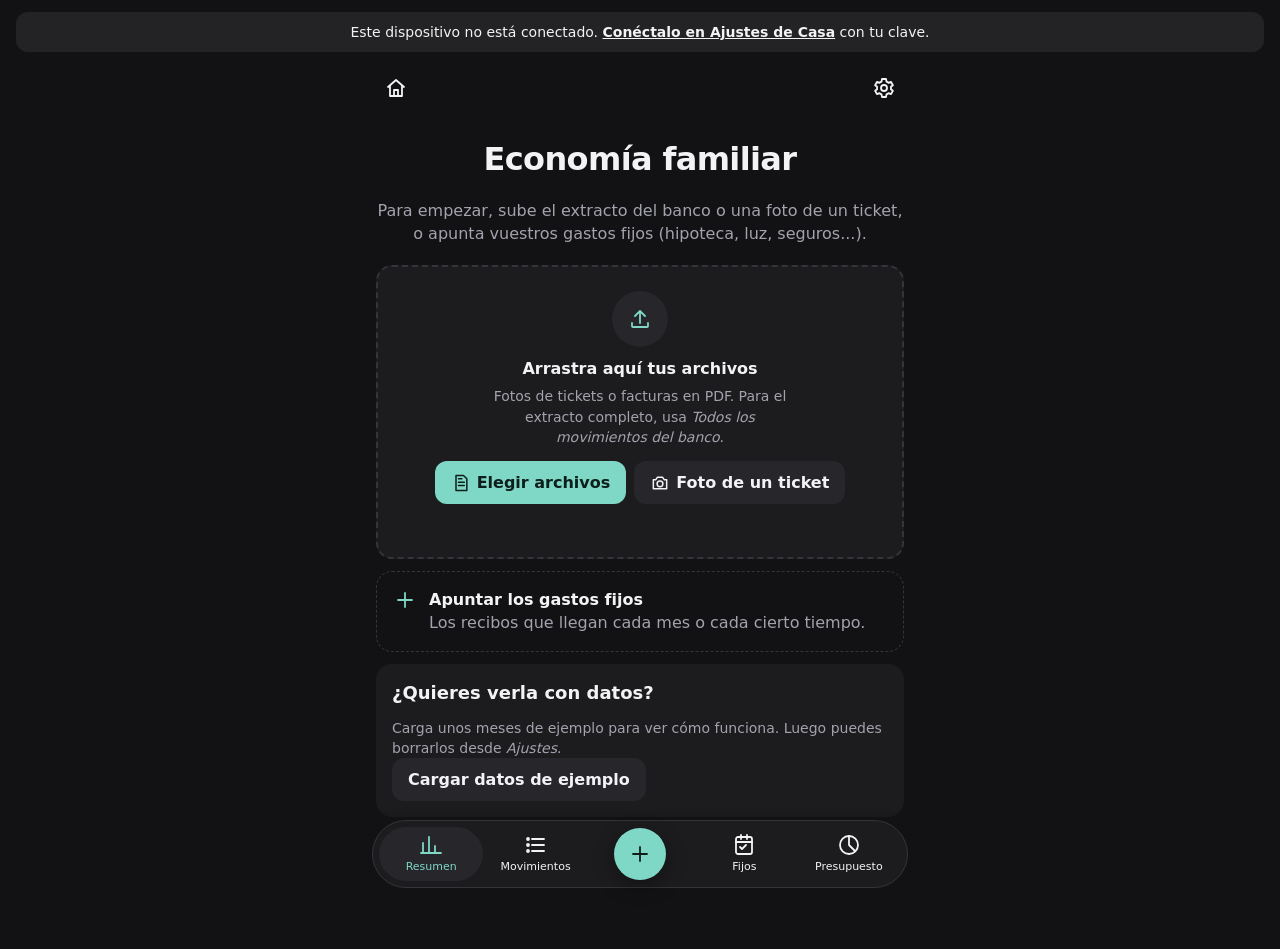
<file: economia/index.html>
<!doctype html>
<html lang="es">
<head>
  <meta charset="utf-8">
  <meta name="viewport" content="width=device-width, initial-scale=1, viewport-fit=cover">
  <meta name="theme-color" content="#121214">
  <script src="../comun/casa.js?v=10"></script>
  <script>
    // Casa: sin acceso, la sección no existe para esta persona; vuelve a la portada.
    if (Casa.permiso('economia') === 'ninguno') location.replace(Casa.RAIZ);
    // Estilo elegido en los Ajustes de Economía (no el de Casa); se aplica antes de pintar.
    try {
      if (localStorage.getItem('economia.theme') === 'light') {
        document.documentElement.dataset.theme = 'light';
        document.querySelector('meta[name="theme-color"]').content = '#f6f5f2';
      } else {
        delete document.documentElement.dataset.theme;
      }
    } catch { /* sin almacenamiento: oscuro */ }
  </script>
  <title>Economía familiar</title>
  <link rel="manifest" href="manifest.webmanifest">
  <link rel="icon" href="icon.svg" type="image/svg+xml">
  <link rel="stylesheet" href="styles.css">
  <style>
    /* Casa: aviso de conexión y modo solo lectura */
    .casa-aviso { margin: 12px 16px 0; padding: 10px 14px; border-radius: 12px; font-size: 14px; line-height: 1.45;
      text-align: center; background: rgba(127, 127, 127, .16); }
    .casa-aviso a { color: inherit; font-weight: 700; }
    body.solo-ver .bottom-nav a.add,
    body.solo-ver a[href$="/nuevo"],
    body.solo-ver .file-btn,
    body.solo-ver [data-action="demo"],
    body.solo-ver #bank,
    body.solo-ver .pend-act,
    body.solo-ver .pend .field { display: none !important; }
  </style>
</head>
<body>
  <main id="app" aria-live="polite"></main>

  <nav class="bottom-nav" id="nav" aria-label="Navegación principal">
    <div class="tabs">
      <a href="#/inicio" data-tab="inicio"><svg class="ic" viewBox="0 0 24 24"><path d="M4 20V10M10 20V4M16 20v-7M22 20H2"/></svg><span>Resumen</span></a>
      <a href="#/movimientos" data-tab="movimientos"><svg class="ic" viewBox="0 0 24 24"><path d="M8 6h12M8 12h12M8 18h12"/><circle cx="4" cy="6" r="1"/><circle cx="4" cy="12" r="1"/><circle cx="4" cy="18" r="1"/></svg><span>Movimientos</span></a>
      <a href="#/importar" data-tab="importar" class="add" aria-label="Añadir"><span class="add-btn"><svg class="ic" viewBox="0 0 24 24"><path d="M12 5v14M5 12h14"/></svg></span></a>
      <a href="#/fijos" data-tab="fijos"><svg class="ic" viewBox="0 0 24 24"><rect x="4" y="4" width="16" height="17" rx="2"/><path d="M4 9h16M9 2v4M15 2v4M8 14l2 2 4-4"/></svg><span>Fijos</span></a>
      <a href="#/presupuesto" data-tab="presupuesto"><svg class="ic" viewBox="0 0 24 24"><circle cx="12" cy="12" r="9"/><path d="M12 3v9l6 6"/></svg><span>Presupuesto</span></a>
    </div>
  </nav>

  <div id="toast" role="status"></div>

  <script>
    // Casa: aviso de conexión o de solo lectura, fuera de #app para que no lo borre el repintado.
    (function () {
      var c = Casa.conexion(), p = Casa.permiso('economia'), html = '';
      if (!(c.url && c.clave)) html = 'Este dispositivo no está conectado. <a href="../ajustes/">Conéctalo en Ajustes de Casa</a> con tu clave.';
      else if (p === 'ver') { document.body.classList.add('solo-ver'); html = 'Modo solo lectura: puedes ver la economía de casa, pero los cambios no se guardan en Google.'; }
      if (!html) return;
      var el = document.createElement('p');
      el.className = 'casa-aviso';
      el.innerHTML = html;
      document.body.insertBefore(el, document.getElementById('app'));
    })();
  </script>
  <script type="module" src="app.js"></script>
</body>
</html>
</file>
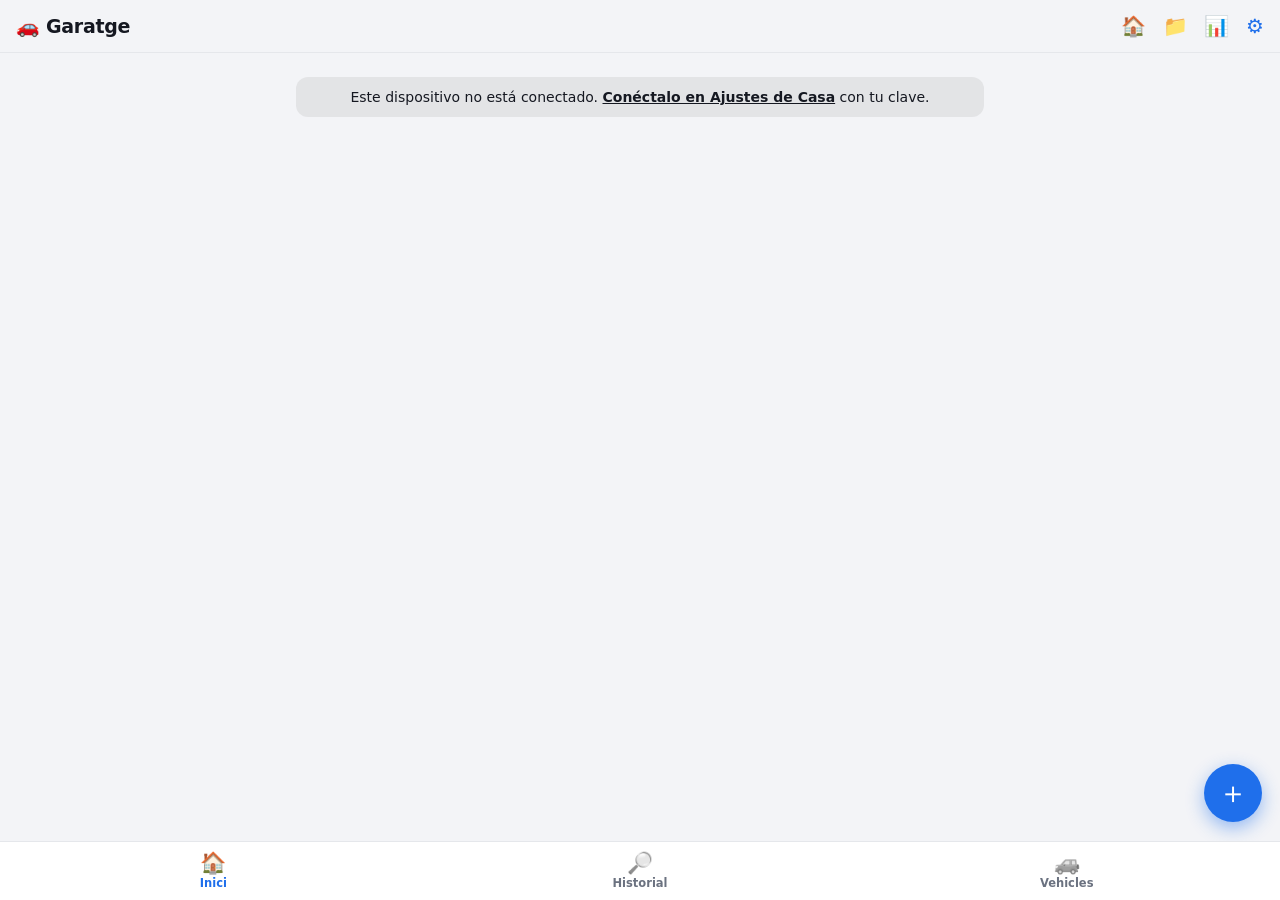
<file: garaje/index.html>
<!DOCTYPE html>
<html lang="ca">
<head>
<meta charset="utf-8">
<meta name="viewport" content="width=device-width, initial-scale=1, viewport-fit=cover">
<title>Garatge · Els meus vehicles</title>
<link rel="icon" href="data:image/svg+xml,<svg xmlns='http://www.w3.org/2000/svg' viewBox='0 0 100 100'><text y='.9em' font-size='90'>🚗</text></svg>">
<style>
:root{
  --bg:#f3f4f7; --card:#fff; --tx:#151821; --mut:#6b7280; --ln:#e5e7eb;
  --pri:#1f6feb; --ok:#16a34a; --warn:#d97706; --bad:#dc2626;
  --r:14px; --sh:0 1px 2px rgba(0,0,0,.06),0 4px 14px rgba(0,0,0,.05);
}
@media (prefers-color-scheme:dark){
  :root{--bg:#0f1115;--card:#181b22;--tx:#e8eaf0;--mut:#9aa1ad;--ln:#2a2e38;--sh:none}
}
*{box-sizing:border-box;-webkit-tap-highlight-color:transparent}
html,body{margin:0;background:var(--bg);color:var(--tx);font:15px/1.4 system-ui,-apple-system,"Segoe UI",Roboto,sans-serif}
body{padding-bottom:calc(76px + env(safe-area-inset-bottom))}
a{color:var(--pri)}
.top{position:sticky;top:0;z-index:5;display:flex;align-items:center;justify-content:space-between;
  padding:12px 16px;background:var(--bg);border-bottom:1px solid var(--ln)}
.brand{font-weight:800;font-size:19px;letter-spacing:-.3px}
.top-act a{font-size:20px;text-decoration:none;margin-left:12px}
main{max-width:720px;margin:0 auto;padding:12px 16px}
.view{display:none}.view.active{display:block}
h3.sec{font-size:13px;text-transform:uppercase;letter-spacing:.06em;color:var(--mut);margin:18px 2px 8px}

/* Avisos */
.avis{display:flex;flex-wrap:wrap;gap:4px 8px;align-items:center;background:var(--card);border-radius:var(--r);
  padding:11px 14px;margin-bottom:8px;box-shadow:var(--sh);border-left:4px solid var(--mut);cursor:pointer}
.avis span{margin-left:auto;font-size:13px;color:var(--mut)}
.avis.ok{border-color:var(--ok);cursor:default}.avis.warn{border-color:var(--warn)}.avis.bad{border-color:var(--bad)}
.avis.bad span{color:var(--bad);font-weight:600}.avis.warn span{color:var(--warn);font-weight:600}

/* Vehicles */
.vcard{background:var(--card);border-radius:var(--r);box-shadow:var(--sh);padding:14px;margin-bottom:10px;
  border-top:5px solid var(--vc,#1f6feb);cursor:pointer}
.vhead{display:flex;justify-content:space-between;align-items:flex-start;gap:8px}
.vnom{font-weight:700;font-size:17px}
.plate{display:inline-block;margin-top:4px;font:600 13px/1 ui-monospace,Menlo,monospace;letter-spacing:.08em;
  border:1.5px solid var(--tx);border-left:8px solid #1d4ed8;border-radius:4px;padding:4px 7px}
.vkm{font-weight:700;color:var(--mut);white-space:nowrap}
.vrow{display:flex;gap:6px;flex-wrap:wrap;margin:10px 0}
.badge{font-size:12px;padding:3px 9px;border-radius:99px;background:color-mix(in srgb,var(--ok) 14%,transparent);color:var(--ok);font-weight:600}
.badge.warn{background:color-mix(in srgb,var(--warn) 15%,transparent);color:var(--warn)}
.badge.bad{background:color-mix(in srgb,var(--bad) 14%,transparent);color:var(--bad)}
.badge.muted{background:var(--bg);color:var(--mut)}
.vfoot{display:flex;justify-content:space-between;gap:8px;font-size:13px;color:var(--mut);border-top:1px solid var(--ln);padding-top:9px}
.vfoot span{white-space:nowrap}
.stat{background:var(--card);border-radius:var(--r);box-shadow:var(--sh);padding:14px;display:flex;justify-content:space-between;align-items:center}
.stat b{font-size:20px}
.vitem{display:flex;align-items:center;gap:12px;background:var(--card);border-radius:var(--r);box-shadow:var(--sh);padding:12px 14px;margin-bottom:8px;border-left:5px solid var(--vc)}
.vitem .info{flex:1;min-width:0}.vitem small{color:var(--mut)}

/* Historial */
.search input{width:100%;font-size:16px;padding:12px 14px;border-radius:12px;border:1px solid var(--ln);background:var(--card);color:var(--tx)}
.filters{display:flex;gap:6px;margin:8px 0;overflow-x:auto}
.filters select{flex:1;min-width:0;font-size:14px;padding:8px;border-radius:10px;border:1px solid var(--ln);background:var(--card);color:var(--tx)}
.resum{font-size:13px;color:var(--mut);margin:4px 2px 8px}
.mes{font-size:12px;font-weight:700;text-transform:uppercase;letter-spacing:.06em;color:var(--mut);margin:14px 2px 6px}
.reg{display:flex;gap:12px;align-items:center;background:var(--card);border-radius:12px;padding:11px 12px;margin-bottom:6px;box-shadow:var(--sh);cursor:pointer}
.ric{width:40px;height:40px;border-radius:10px;display:grid;place-items:center;font-size:19px;flex:none}
.rbody{flex:1;min-width:0}
.rtit{font-weight:600;white-space:nowrap;overflow:hidden;text-overflow:ellipsis}
.rmeta{font-size:12.5px;color:var(--mut);white-space:nowrap;overflow:hidden;text-overflow:ellipsis}
.rright{text-align:right;flex:none}.rcost{font-weight:700}.clip{font-size:12px;color:var(--mut)}

.empty{text-align:center;padding:40px 16px;color:var(--mut)}.empty .big{font-size:56px}
.empty h2{color:var(--tx);margin:8px 0}.empty.small{padding:28px 10px}

/* Botons */
.btn{display:inline-flex;align-items:center;justify-content:center;gap:6px;border:0;border-radius:12px;padding:12px 16px;
  font:600 15px system-ui,sans-serif;background:var(--pri);color:#fff;cursor:pointer}
.btn.ghost{background:var(--bg);color:var(--tx);border:1px solid var(--ln)}
.btn.danger{background:transparent;color:var(--bad);border:1px solid color-mix(in srgb,var(--bad) 40%,transparent)}
.btn.wide{width:100%;margin-top:10px}
.btn.sm{padding:7px 12px;font-size:13px}
.fab{position:fixed;right:18px;bottom:calc(78px + env(safe-area-inset-bottom));width:58px;height:58px;border-radius:50%;
  border:0;background:var(--pri);color:#fff;font-size:30px;box-shadow:0 6px 18px rgba(31,111,235,.45);z-index:6;cursor:pointer}
.tabs{position:fixed;bottom:0;left:0;right:0;display:flex;background:var(--card);border-top:1px solid var(--ln);
  padding-bottom:env(safe-area-inset-bottom);z-index:6}
.tabs button{flex:1;border:0;background:none;color:var(--mut);padding:9px 0 10px;font:600 11.5px system-ui,sans-serif;cursor:pointer}
.tabs button i{display:block;font-style:normal;font-size:21px;margin-bottom:1px;filter:grayscale(1);opacity:.7}
.tabs button.active{color:var(--pri)}.tabs button.active i{filter:none;opacity:1}

/* Modal */
.modal{position:fixed;inset:0;background:rgba(0,0,0,.45);display:none;align-items:flex-end;justify-content:center;z-index:20}
.modal.open{display:flex}
.sheet{background:var(--card);width:100%;max-width:640px;max-height:92vh;overflow:auto;border-radius:20px 20px 0 0;
  padding:16px 16px calc(20px + env(safe-area-inset-bottom));animation:up .2s ease}
@media(min-width:700px){.modal{align-items:center}.sheet{border-radius:20px}}
@keyframes up{from{transform:translateY(40px);opacity:.5}}
.mh{display:flex;align-items:center;justify-content:space-between;gap:10px;margin-bottom:8px}
.mh h2{margin:0;font-size:19px}
.x{border:0;background:var(--bg);color:var(--tx);width:34px;height:34px;border-radius:50%;font-size:16px;cursor:pointer;flex:none}
form label{display:block;font-size:13px;font-weight:600;color:var(--mut);margin-top:10px}
form input,form select,form textarea{display:block;width:100%;margin-top:4px;font:16px system-ui,sans-serif;padding:10px 12px;
  border:1px solid var(--ln);border-radius:10px;background:var(--bg);color:var(--tx)}
form input[type=color]{padding:3px;height:44px}
.g2{display:grid;grid-template-columns:1fr 1fr;gap:10px}
.g2 .btn{margin-top:14px}
.chips{display:flex;flex-wrap:wrap;gap:6px;margin-top:12px}
.chip{border:1px solid var(--ln);background:var(--bg);color:var(--tx);border-radius:99px;padding:7px 11px;font:500 13.5px system-ui,sans-serif;cursor:pointer}
.chip.on{background:var(--pri);border-color:var(--pri);color:#fff}
fieldset.prox{border:1px dashed var(--ln);border-radius:12px;margin:14px 0 0;padding:4px 12px 12px}
fieldset.prox legend{font-size:13px;font-weight:700;color:var(--mut);padding:0 6px}
.fact{margin-top:14px;padding:12px;border-radius:12px;background:var(--bg)}
.fact-t{font-weight:700;font-size:14px;margin-bottom:8px}
.fact-btns{display:grid;grid-template-columns:1fr 1fr;gap:8px}
.fact-btns label{margin:0;color:var(--tx)}
.hint{font-size:12px;color:var(--mut);margin-top:8px}
.thumbs{display:flex;flex-wrap:wrap;gap:8px;margin-top:10px}
.th{position:relative;width:84px;height:84px;border-radius:10px;overflow:hidden;background:var(--card);border:1px solid var(--ln);
  display:flex;align-items:center;justify-content:center;font-size:26px;text-align:center}
.th a{text-decoration:none;color:var(--tx);display:flex;flex-direction:column;align-items:center;padding:4px}
.th small{font-size:9px;word-break:break-all;line-height:1.1;max-height:30px;overflow:hidden;display:block;color:var(--mut)}
.th img{width:100%;height:100%;object-fit:cover}
.th button{position:absolute;top:3px;right:3px;width:22px;height:22px;border-radius:50%;border:0;background:rgba(0,0,0,.6);color:#fff;font-size:11px;cursor:pointer}
.th.nou{outline:2px solid var(--pri)}
.det{margin:6px 0 12px}
.drow{display:flex;justify-content:space-between;gap:16px;padding:9px 0;border-bottom:1px solid var(--ln);font-size:14.5px}
.drow span:first-child{color:var(--mut)}.drow span:last-child{text-align:right;white-space:pre-wrap}
.gal{display:grid;grid-template-columns:repeat(auto-fill,minmax(130px,1fr));gap:8px;margin-bottom:6px}
.gimg{display:flex;align-items:center;justify-content:center;min-height:130px;border-radius:12px;background:var(--bg);overflow:hidden;
  text-decoration:none;color:var(--mut);font-size:13px;border:1px solid var(--ln)}
.gimg img{width:100%;height:100%;object-fit:cover;max-height:220px}

#toast{position:fixed;left:50%;bottom:calc(150px + env(safe-area-inset-bottom));transform:translateX(-50%) translateY(20px);opacity:0;
  background:#111827;color:#fff;padding:10px 16px;border-radius:12px;font-size:14px;transition:.25s;z-index:40;pointer-events:none;max-width:90vw}
#toast.show{opacity:1;transform:translateX(-50%)}#toast.err{background:var(--bad)}
.loader{position:fixed;inset:0;background:rgba(0,0,0,.35);display:none;flex-direction:column;gap:12px;align-items:center;justify-content:center;
  z-index:50;color:#fff;font-weight:600}
.loader.on{display:flex}
.spin{width:42px;height:42px;border-radius:50%;border:4px solid rgba(255,255,255,.3);border-top-color:#fff;animation:sp 0.8s linear infinite}
@keyframes sp{to{transform:rotate(360deg)}}
[hidden]{display:none!important}
.ocr{margin-top:8px;font-size:13px;color:var(--mut)}.ocr pre{white-space:pre-wrap;max-height:220px;overflow:auto;background:var(--bg);padding:8px;border-radius:8px}
input.auto,select.auto,textarea.auto{background:color-mix(in srgb,#facc15 22%,var(--card));border-color:#eab308}
/* Casa: aviso de conexión y modo solo lectura */
.casa-aviso{margin:12px 0;padding:10px 14px;border-radius:12px;font-size:14px;line-height:1.45;text-align:center;background:rgba(127,127,127,.14)}
.casa-aviso a{color:inherit;font-weight:700}
body.solo-ver .fab,
body.solo-ver [onclick^="obrirVehicle"],
body.solo-ver [onclick^="obrirRegistre"],
body.solo-ver [onclick^="eliminar"],
body.solo-ver [onclick^="llegirFactura"]{display:none!important}
</style>
<script src="../comun/casa.js?v=10"></script>
</head>
<body>
<header class="top">
  <div class="brand">🚗 Garatge</div>
  <div class="top-act">
    <a href="../" title="Tornar a Casa" aria-label="Tornar a Casa">🏠</a>
    <a id="lnkDrive" target="_blank" title="Carpeta de factures a Drive">📁</a>
    <a id="lnkSS" target="_blank" title="Full de càlcul">📊</a>
    <a href="#" onclick="obrirConfig();return false" title="Configuració">⚙️</a>
  </div>
</header>

<main>
  <section id="v-inici" class="view active"></section>

  <section id="v-historial" class="view">
    <div class="search"><input id="q" type="search" placeholder="Cerca: oli, frens, taller, matrícula…" autocomplete="off"></div>
    <div class="filters">
      <select id="fVeh"></select><select id="fTipus"></select><select id="fAny"></select>
    </div>
    <div id="resum" class="resum"></div>
    <div id="llista"></div>
  </section>

  <section id="v-vehicles" class="view">
    <h3 class="sec">Els meus vehicles</h3>
    <div id="llistaVeh"></div>
    <button class="btn wide" onclick="obrirVehicle()">+ Afegir vehicle</button>
  </section>
</main>

<button class="fab" onclick="obrirRegistre()" aria-label="Nou registre">＋</button>

<nav class="tabs">
  <button data-v="inici" class="active" onclick="canviVista('inici')"><i>🏠</i>Inici</button>
  <button data-v="historial" onclick="canviVista('historial')"><i>🔎</i>Historial</button>
  <button data-v="vehicles" onclick="canviVista('vehicles')"><i>🚙</i>Vehicles</button>
</nav>

<div id="modal" class="modal"><div class="sheet" id="sheet"></div></div>
<div id="toast"></div>
<div id="loader" class="loader"><div class="spin"></div><span id="loaderTxt">Carregant…</span></div>

<script>
/* Garatge · Seguiment de vehicles — Iván */
const TIPUS = {
  'Manteniment': { ic: '🛠️', c: '#2563eb' },
  'Reparació':   { ic: '🔧', c: '#dc2626' },
  'ITV':         { ic: '✅', c: '#16a34a' },
  'Pneumàtics':  { ic: '🛞', c: '#7c3aed' },
  'Assegurança': { ic: '🛡️', c: '#0891b2' },
  'Impostos':    { ic: '🧾', c: '#ca8a04' },
  'Recanvis':    { ic: '⚙️', c: '#64748b' },
  'Altres':      { ic: '📌', c: '#475569' }
};
const MESOS = ['gener','febrer','març','abril','maig','juny','juliol','agost','setembre','octubre','novembre','desembre'];

let S = { vehicles: [], registres: [], links: {} };
let nousFitxers = [];
let fitxersActuals = [];
const thumbCache = new Map();

/* ───── Connexió amb el script Casa ───── */
// La URL i la clau vénen de Casa > Ajustes (comun/casa.js); el script Casa comprova el permís.
const PERMIS = Casa.permiso('garaje'); // 'editar', 'ver', 'ninguno' o null (sense connectar)
const LECTURES = ['getData', 'getFitxer'];

async function gasRun(fn, ...args) {
  if (!LECTURES.includes(fn) && PERMIS === 'ver') throw new Error('Solo puedes ver el garaje, no modificarlo.');
  const j = await Casa.llamar('garaje', fn, { args });
  return j.datos;
}

/* ───── Utilitats ───── */
const $ = s => document.querySelector(s);
const esc = s => String(s ?? '').replace(/[&<>"']/g, c => ({ '&': '&amp;', '<': '&lt;', '>': '&gt;', '"': '&quot;', "'": '&#39;' }[c]));
const norm = s => String(s ?? '').normalize('NFD').replace(/[\u0300-\u036f]/g, '').toLowerCase();
const buit = n => n === '' || n === null || n === undefined;
const eur = n => buit(n) ? '' : Number(n).toLocaleString('ca-ES', { style: 'currency', currency: 'EUR' });
const kmf = n => buit(n) ? '' : Number(n).toLocaleString('ca-ES') + ' km';
const dataf = d => d ? String(d).split('-').reverse().join('/') : '';
const avui = () => { const d = new Date(); d.setMinutes(d.getMinutes() - d.getTimezoneOffset()); return d.toISOString().slice(0, 10); };
const dies = d => Math.round((new Date(d + 'T00:00') - new Date(avui() + 'T00:00')) / 864e5);
const vehById = id => S.vehicles.find(v => v.id === id);
const nomVeh = v => v ? (v.nom || v.matricula || 'Vehicle') : '?';
const errMsg = e => (e && e.message) ? e.message : String(e);

function loader(on, txt) { $('#loaderTxt').textContent = txt || 'Carregant…'; $('#loader').classList.toggle('on', on); }
let tT;
function toast(msg, err) {
  const t = $('#toast'); t.textContent = msg; t.className = 'show' + (err ? ' err' : '');
  clearTimeout(tT); tT = setTimeout(() => t.className = '', err ? 4000 : 2200);
}

/* ───── Càrrega ───── */
async function carregar() {
  loader(true);
  try { aplicar(await gasRun('getData')); }
  catch (e) { toast(errMsg(e), true); }
  finally { loader(false); }
}
function aplicar(d) {
  S = d;
  $('#lnkDrive').href = d.links.carpeta;
  $('#lnkSS').href = d.links.ss;
  renderInici(); omplirFiltres(); renderHistorial(); renderVehicles();
}
function canviVista(v) {
  document.querySelectorAll('.view').forEach(e => e.classList.toggle('active', e.id === 'v-' + v));
  document.querySelectorAll('.tabs button').forEach(b => b.classList.toggle('active', b.dataset.v === v));
  window.scrollTo(0, 0);
}

/* ───── Avisos ───── */
function avisos() {
  const out = [];
  S.vehicles.forEach(v => {
    if (v.itv) out.push({ v, ic: '✅', txt: 'ITV', d: dies(v.itv), data: v.itv });
    if (v.asseguranca) out.push({ v, ic: '🛡️', txt: 'Assegurança', d: dies(v.asseguranca), data: v.asseguranca });
  });
  // Només compta el registre més recent de cada "feina" (mateix vehicle + mateix títol)
  const vist = new Set();
  S.registres.forEach(r => {
    if (r.tipus === 'ITV' || r.tipus === 'Assegurança') return;
    const key = r.vehicle + '|' + norm(r.titol);
    if (vist.has(key)) return;
    vist.add(key);
    const v = vehById(r.vehicle); if (!v) return;
    const a = { v, ic: (TIPUS[r.tipus] || TIPUS.Altres).ic, txt: r.titol, r };
    if (r.properaData) { a.d = dies(r.properaData); a.data = r.properaData; }
    if (!buit(r.propersKm) && !buit(v.km)) a.kmRest = Number(r.propersKm) - Number(v.km);
    if (a.d !== undefined || a.kmRest !== undefined) out.push(a);
  });
  const urg = a => Math.min(a.d ?? 9999, a.kmRest !== undefined ? a.kmRest / 30 : 9999);
  return out.filter(a => (a.d !== undefined && a.d <= 60) || (a.kmRest !== undefined && a.kmRest <= 1500))
            .sort((a, b) => urg(a) - urg(b));
}
function textAvis(a) {
  const p = [];
  if (a.d !== undefined) p.push(a.d < 0 ? `vençut fa ${-a.d} dies` : a.d === 0 ? 'avui!' : `en ${a.d} dies · ${dataf(a.data)}`);
  if (a.kmRest !== undefined) p.push(a.kmRest < 0 ? `passat ${(-a.kmRest).toLocaleString('ca-ES')} km` : `falten ${a.kmRest.toLocaleString('ca-ES')} km`);
  return p.join(' · ');
}
function clsAvis(a) { return ((a.d !== undefined && a.d < 0) || (a.kmRest !== undefined && a.kmRest < 0)) ? 'bad' : 'warn'; }
function badge(label, d) {
  if (!d) return `<span class="badge muted">${label}: —</span>`;
  const n = dies(d);
  const cls = n < 0 ? 'bad' : n <= 30 ? 'warn' : '';
  return `<span class="badge ${cls}">${label}: ${dataf(d)}${n < 0 ? ' (vençuda)' : ''}</span>`;
}

/* ───── Inici ───── */
function renderInici() {
  const el = $('#v-inici');
  if (!S.vehicles.length) {
    el.innerHTML = `<div class="empty"><div class="big">🚗</div><h2>Benvingut al teu garatge</h2>
      <p>Comença afegint el primer vehicle.</p><button class="btn" onclick="obrirVehicle()">+ Afegir vehicle</button></div>`;
    return;
  }
  const any = avui().slice(0, 4);
  const av = avisos();
  window._avisos = av;
  let h = `<h3 class="sec">Avisos</h3>`;
  h += av.length
    ? av.map((a, i) => `<div class="avis ${clsAvis(a)}" onclick="clicAvis(${i})">${a.ic} <b>${esc(a.txt)}</b> · ${esc(nomVeh(a.v))}<span>${textAvis(a)}</span></div>`).join('')
    : `<div class="avis ok">👍 Res pendent els pròxims 60 dies</div>`;
  h += `<h3 class="sec">Vehicles</h3>`;
  h += S.vehicles.map(v => {
    const regs = S.registres.filter(r => r.vehicle === v.id);
    const ult = regs[0];
    const gast = regs.filter(r => String(r.data).startsWith(any)).reduce((s, r) => s + (Number(r.cost) || 0), 0);
    return `<div class="vcard" style="--vc:${esc(v.color || '#1f6feb')}" onclick="filtrarVehicle('${v.id}')">
      <div class="vhead"><div><div class="vnom">${esc(nomVeh(v))}</div><div class="plate">${esc(v.matricula)}</div></div>
      <div class="vkm">${kmf(v.km)}</div></div>
      <div class="vrow">${badge('ITV', v.itv)}${v.asseguranca ? badge('Assegurança', v.asseguranca) : ''}</div>
      <div class="vfoot"><div>${ult ? `Últim: ${(TIPUS[ult.tipus] || TIPUS.Altres).ic} ${esc(ult.titol)} · ${dataf(ult.data)}` : 'Encara sense registres'}</div>
      <span>${eur(gast)} el ${any}</span></div></div>`;
  }).join('');
  const total = S.registres.filter(r => String(r.data).startsWith(any)).reduce((s, r) => s + (Number(r.cost) || 0), 0);
  h += `<div class="stat"><span>Despesa total ${any}</span><b>${eur(total)}</b></div>`;
  el.innerHTML = h;
}
function clicAvis(i) {
  const a = window._avisos[i];
  if (a.r) veureRegistre(a.r.id);
  else { $('#fTipus').value = a.txt; filtrarVehicle(a.v.id, true); }
}
function filtrarVehicle(id, mantenirTipus) {
  $('#fVeh').value = id; $('#q').value = ''; $('#fAny').value = '';
  if (!mantenirTipus) $('#fTipus').value = '';
  renderHistorial(); canviVista('historial');
}

/* ───── Historial ───── */
function omplirFiltres() {
  const fv = $('#fVeh').value, ft = $('#fTipus').value, fa = $('#fAny').value;
  $('#fVeh').innerHTML = `<option value="">Tots els vehicles</option>` +
    S.vehicles.map(v => `<option value="${v.id}">${esc(nomVeh(v))}</option>`).join('');
  $('#fTipus').innerHTML = `<option value="">Tots els tipus</option>` +
    Object.keys(TIPUS).map(t => `<option>${t}</option>`).join('');
  const anys = [...new Set(S.registres.map(r => String(r.data).slice(0, 4)).filter(Boolean))].sort().reverse();
  $('#fAny').innerHTML = `<option value="">Tots els anys</option>` + anys.map(a => `<option>${a}</option>`).join('');
  $('#fVeh').value = fv; $('#fTipus').value = ft; $('#fAny').value = fa;
}
function renderHistorial() {
  const q = norm($('#q').value).trim().split(/\s+/).filter(Boolean);
  const fv = $('#fVeh').value, ft = $('#fTipus').value, fa = $('#fAny').value;
  const res = S.registres.filter(r => {
    if (fv && r.vehicle !== fv) return false;
    if (ft && r.tipus !== ft) return false;
    if (fa && !String(r.data).startsWith(fa)) return false;
    if (!q.length) return true;
    const v = vehById(r.vehicle) || {};
    const hay = norm([r.titol, r.tipus, r.taller, r.notes, r.km, r.cost, v.nom, v.matricula, v.marca, v.model, dataf(r.data)].join(' '));
    return q.every(t => hay.includes(t));
  });
  const total = res.reduce((s, r) => s + (Number(r.cost) || 0), 0);
  $('#resum').innerHTML = res.length ? `${res.length} registre${res.length > 1 ? 's' : ''} · <b>${eur(total)}</b>` : '';
  if (!res.length) {
    $('#llista').innerHTML = `<div class="empty small">${S.registres.length ? 'Cap resultat amb aquests filtres.' : 'Encara no hi ha cap registre.<br>Toca ＋ per afegir-ne un.'}</div>`;
    return;
  }
  let h = '', mes = '';
  res.forEach(r => {
    const m = String(r.data).slice(0, 7);
    if (m !== mes) {
      mes = m;
      const [y, mm] = m.split('-');
      h += `<div class="mes">${MESOS[Number(mm) - 1] || ''} ${y || ''}</div>`;
    }
    const t = TIPUS[r.tipus] || TIPUS.Altres;
    const v = vehById(r.vehicle);
    const nf = (r.fitxers || []).length;
    h += `<div class="reg" onclick="veureRegistre('${r.id}')">
      <div class="ric" style="background:${t.c}22;color:${t.c}">${t.ic}</div>
      <div class="rbody"><div class="rtit">${esc(r.titol || r.tipus)}</div>
        <div class="rmeta">${dataf(r.data)} · ${esc(nomVeh(v))}${r.km ? ' · ' + kmf(r.km) : ''}${r.taller ? ' · ' + esc(r.taller) : ''}</div></div>
      <div class="rright"><div class="rcost">${eur(r.cost)}</div>${nf ? `<div class="clip">📎${nf > 1 ? ' ' + nf : ''}</div>` : ''}</div>
    </div>`;
  });
  $('#llista').innerHTML = h;
}

/* ───── Vehicles ───── */
function renderVehicles() {
  $('#llistaVeh').innerHTML = S.vehicles.length ? S.vehicles.map(v => `
    <div class="vitem" style="--vc:${esc(v.color || '#1f6feb')}">
      <div class="info"><b>${esc(nomVeh(v))}</b> <span class="plate">${esc(v.matricula)}</span><br>
      <small>${esc([v.marca, v.model, v.any].filter(Boolean).join(' · '))}${v.km ? ' · ' + kmf(v.km) : ''}</small></div>
      <button class="btn ghost sm" onclick="obrirVehicle('${v.id}')">Editar</button>
    </div>`).join('') : `<div class="empty small">Encara no hi ha cap vehicle.</div>`;
}

/* ───── Modal ───── */
function obrirModal(html) { $('#sheet').innerHTML = html; $('#modal').classList.add('open'); document.body.style.overflow = 'hidden'; $('#sheet').scrollTop = 0; }
function tancarModal() { $('#modal').classList.remove('open'); document.body.style.overflow = ''; nousFitxers = []; fitxersActuals = []; }
$('#modal').addEventListener('click', e => { if (e.target.id === 'modal') tancarModal(); });
const capModal = t => `<div class="mh"><h2>${t}</h2><button type="button" class="x" onclick="tancarModal()">✕</button></div>`;

/* ───── Configuració ───── */
function obrirConfig() {
  const c = Casa.conexion();
  const estat = !(c.url && c.clave) ? 'Este dispositivo no está conectado a Casa.'
    : 'Conectado a Casa' + (PERMIS === 'ver' ? ' · solo puedes ver.' : '.');
  obrirModal(capModal('⚙️ Configuració') + `
  <p style="margin:4px 2px 12px">${esc(estat)}</p>
  <p style="color:var(--mut);font-size:13px;margin:4px 2px 12px">La conexión y la clave se gestionan desde Casa.</p>
  <a class="btn wide" href="../ajustes/" style="text-decoration:none;text-align:center;display:block">Ajustes de Casa</a>`);
}

/* ───── Form vehicle ───── */
function obrirVehicle(id) {
  const v = id ? vehById(id) : { color: '#1f6feb' };
  const val = k => esc(v[k] ?? '');
  obrirModal(capModal(id ? 'Editar vehicle' : 'Nou vehicle') + `
  <form id="fv" onsubmit="desarVehicle(event)">
    <input type="hidden" name="id" value="${val('id')}">
    <label>Nom curt<input name="nom" required placeholder="Ex: Golf, Moto, Furgo" value="${val('nom')}"></label>
    <div class="g2">
      <label>Matrícula<input name="matricula" required autocapitalize="characters" value="${val('matricula')}"></label>
      <label>Color<input type="color" name="color" value="${val('color') || '#1f6feb'}"></label>
    </div>
    <div class="g2">
      <label>Marca<input name="marca" value="${val('marca')}"></label>
      <label>Model<input name="model" value="${val('model')}"></label>
    </div>
    <div class="g2">
      <label>Any<input name="any" type="number" inputmode="numeric" value="${val('any')}"></label>
      <label>Km actuals<input name="km" type="number" inputmode="numeric" value="${val('km')}"></label>
    </div>
    <div class="g2">
      <label>Propera ITV<input name="itv" type="date" value="${val('itv')}"></label>
      <label>Venciment assegurança<input name="asseguranca" type="date" value="${val('asseguranca')}"></label>
    </div>
    <button class="btn wide">Desar</button>
    ${id ? `<button type="button" class="btn danger wide" onclick="eliminarVehicle('${id}')">Eliminar vehicle</button>` : ''}
  </form>`);
}
async function desarVehicle(e) {
  e.preventDefault();
  const d = Object.fromEntries(new FormData(e.target));
  loader(true, 'Desant…');
  try { aplicar(await gasRun('saveVehicle', d)); tancarModal(); toast('Vehicle desat'); }
  catch (err) { toast(errMsg(err), true); }
  finally { loader(false); }
}
async function eliminarVehicle(id) {
  const n = S.registres.filter(r => r.vehicle === id).length;
  if (!confirm(`S'eliminarà el vehicle i els seus ${n} registres del full.\nLes factures es conserven a Drive.\n\nContinuar?`)) return;
  loader(true, 'Eliminant…');
  try { aplicar(await gasRun('deleteVehicle', id)); tancarModal(); toast('Vehicle eliminat'); }
  catch (err) { toast(errMsg(err), true); }
  finally { loader(false); }
}

/* ───── Form registre ───── */
function obrirRegistre(id) {
  if (!S.vehicles.length) { toast('Primer afegeix un vehicle'); obrirVehicle(); return; }
  const r = id ? S.registres.find(x => x.id === id)
    : { data: avui(), tipus: 'Manteniment', vehicle: $('#fVeh').value || (S.vehicles.length === 1 ? S.vehicles[0].id : '') };
  nousFitxers = [];
  fitxersActuals = id ? [...(r.fitxers || [])] : [];
  const val = k => esc(r[k] ?? '');
  const titols = [...new Set(S.registres.map(x => x.titol).filter(Boolean))];
  const tallers = [...new Set(S.registres.map(x => x.taller).filter(Boolean))];
  obrirModal(capModal(id ? 'Editar registre' : 'Nou registre') + `
  <form id="fr" onsubmit="desarRegistre(event)">
    <input type="hidden" name="id" value="${val('id')}">
    <input type="hidden" name="tipus" value="${val('tipus')}">
    <label>Vehicle<select name="vehicle" required onchange="placeholderKm()">
      ${r.vehicle ? '' : '<option value="">— Tria el vehicle —</option>'}
      ${S.vehicles.map(v => `<option value="${v.id}" ${v.id === r.vehicle ? 'selected' : ''}>${esc(nomVeh(v))} · ${esc(v.matricula)}</option>`).join('')}
    </select></label>
    <div class="chips" id="chipsTipus">${Object.entries(TIPUS).map(([t, o]) =>
      `<button type="button" class="chip ${t === r.tipus ? 'on' : ''}" data-t="${t}" onclick="triaTipus(this)">${o.ic} ${t}</button>`).join('')}</div>
    <label>Què s'ha fet<input name="titol" required list="dlTitols" placeholder="Ex: Canvi d'oli i filtres" value="${val('titol')}"></label>
    <datalist id="dlTitols">${titols.map(t => `<option value="${esc(t)}">`).join('')}</datalist>
    <div class="g2">
      <label>Data<input type="date" name="data" required value="${val('data')}"></label>
      <label>Quilòmetres<input name="km" type="number" inputmode="numeric" value="${val('km')}"></label>
    </div>
    <div class="g2">
      <label>Cost (€)<input name="cost" type="number" step="0.01" inputmode="decimal" value="${val('cost')}"></label>
      <label>Taller / lloc<input name="taller" list="dlTallers" value="${val('taller')}"></label>
    </div>
    <datalist id="dlTallers">${tallers.map(t => `<option value="${esc(t)}">`).join('')}</datalist>
    <label>Notes<textarea name="notes" rows="2" placeholder="Peces, referències, garantia…">${val('notes')}</textarea></label>
    <fieldset class="prox"><legend id="lgProx">Propera revisió (opcional)</legend>
      <div class="g2">
        <label>Data<input type="date" name="properaData" value="${val('properaData')}"></label>
        <label id="lbKm">Als km<input name="propersKm" type="number" inputmode="numeric" value="${val('propersKm')}"></label>
      </div>
    </fieldset>
    <div class="fact">
      <div class="fact-t">🧾 Factura / fotos</div>
      <div class="fact-btns">
        <label class="btn ghost">📷 Fer foto<input type="file" accept="image/*" capture="environment" hidden onchange="afegirFitxers(this)"></label>
        <label class="btn ghost">📎 Adjuntar<input type="file" accept="image/*,application/pdf" multiple hidden onchange="afegirFitxers(this)"></label>
      </div>
      <div id="thumbs" class="thumbs"></div>
      <button type="button" id="btnLlegir" class="btn ghost wide" onclick="llegirFactura()" hidden>✨ Llegir dades de la factura</button>
      <details id="ocrTxt" class="ocr" hidden><summary>Text llegit de la factura</summary><pre></pre></details>
      <div class="hint">Es desa sola a Drive › Garatge › [vehicle] › [any], amb nom descriptiu.</div>
    </div>
    <button class="btn wide">Desar</button>
    ${id ? `<button type="button" class="btn danger wide" onclick="eliminarRegistre('${id}')">Eliminar registre</button>` : ''}
  </form>`);
  pintarThumbs(); actualitzaTipus(); placeholderKm();
}
function triaTipus(b) {
  document.querySelectorAll('#chipsTipus .chip').forEach(c => c.classList.toggle('on', c === b));
  $('#fr').elements.tipus.value = b.dataset.t;
  actualitzaTipus();
}
function actualitzaTipus() {
  const t = $('#fr').elements.tipus.value;
  $('#lgProx').textContent = t === 'ITV' ? 'Propera ITV' : t === 'Assegurança' ? 'Pròxim venciment' : 'Propera revisió (opcional)';
  $('#lbKm').style.visibility = (t === 'ITV' || t === 'Assegurança') ? 'hidden' : '';
  const tit = $('#fr').elements.titol;
  if (!tit.value && (t === 'ITV' || t === 'Assegurança')) tit.value = t === 'ITV' ? 'ITV' : 'Renovació assegurança';
}
function placeholderKm() {
  const v = vehById($('#fr').elements.vehicle.value);
  $('#fr').elements.km.placeholder = v && v.km ? 'Últim: ' + Number(v.km).toLocaleString('ca-ES') : '';
}

/* Fitxers: les fotos es redueixen al mòbil abans de pujar-les */
function comprimir(file) {
  return new Promise((res, rej) => {
    if (file.type === 'application/pdf') {
      const fr = new FileReader();
      fr.onload = () => res({ base64: fr.result.split(',')[1], mime: file.type, nom: file.name, preview: null });
      fr.onerror = rej; fr.readAsDataURL(file); return;
    }
    const url = URL.createObjectURL(file);
    const img = new Image();
    img.onload = () => {
      const max = 1800, s = Math.min(1, max / Math.max(img.width, img.height));
      const w = Math.round(img.width * s), h = Math.round(img.height * s);
      const c = document.createElement('canvas'); c.width = w; c.height = h;
      const ctx = c.getContext('2d'); ctx.fillStyle = '#fff'; ctx.fillRect(0, 0, w, h); ctx.drawImage(img, 0, 0, w, h);
      const d = c.toDataURL('image/jpeg', 0.8);
      URL.revokeObjectURL(url);
      res({ base64: d.split(',')[1], mime: 'image/jpeg', nom: file.name, preview: d });
    };
    img.onerror = () => { URL.revokeObjectURL(url); rej(new Error('format')); };
    img.src = url;
  });
}
async function afegirFitxers(inp) {
  const files = [...inp.files]; inp.value = '';
  for (const f of files) {
    if (!/^image\/|application\/pdf/.test(f.type)) { toast('Format no admès: ' + f.name, true); continue; }
    try { nousFitxers.push(await comprimir(f)); }
    catch (e) { toast("No s'ha pogut llegir " + f.name, true); }
  }
  pintarThumbs();
  // Registre nou sense dades: llegeix la factura automàticament
  const fr = $('#fr');
  if (files.length && nousFitxers.length && fr && !fr.elements.id.value && !fr.elements.titol.value && !fr.elements.cost.value) llegirFactura(true);
}
function pintarThumbs() {
  $('#thumbs').innerHTML =
    fitxersActuals.map((f, i) => `<div class="th"><a href="${esc(f.url)}" target="_blank">${f.mime === 'application/pdf' ? '📄' : '🖼️'}<small>${esc(f.nom)}</small></a>
      <button type="button" onclick="treureActual(${i})">✕</button></div>`).join('') +
    nousFitxers.map((f, i) => `<div class="th nou">${f.preview ? `<img src="${f.preview}">` : `<a>📄<small>${esc(f.nom)}</small></a>`}
      <button type="button" onclick="treureNou(${i})">✕</button></div>`).join('');
  $('#btnLlegir').hidden = !nousFitxers.length;
}
function treureNou(i) { nousFitxers.splice(i, 1); pintarThumbs(); }
function treureActual(i) {
  if (!confirm("Aquest fitxer s'enviarà a la paperera de Drive en desar. Continuar?")) return;
  fitxersActuals.splice(i, 1); pintarThumbs();
}
async function desarRegistre(e) {
  e.preventDefault();
  const d = Object.fromEntries(new FormData(e.target));
  d.fitxers = fitxersActuals;
  const pes = nousFitxers.reduce((s, f) => s + f.base64.length, 0);
  if (pes > 40e6) { toast('Els fitxers són massa grans (màx. ~30 MB)', true); return; }
  loader(true, nousFitxers.length ? 'Pujant factura a Drive…' : 'Desant…');
  try {
    aplicar(await gasRun('saveRecord', d, nousFitxers.map(({ base64, mime, nom }) => ({ base64, mime, nom }))));
    tancarModal(); toast('Registre desat');
  }
  catch (err) { toast(errMsg(err), true); }
  finally { loader(false); }
}
async function eliminarRegistre(id) {
  if (!confirm("S'eliminarà el registre i les seves factures aniran a la paperera de Drive.\n\nContinuar?")) return;
  loader(true, 'Eliminant…');
  try { aplicar(await gasRun('deleteRecord', id)); tancarModal(); toast('Registre eliminat'); }
  catch (err) { toast(errMsg(err), true); }
  finally { loader(false); }
}

/* ───── Lectura de factures (OCR → camps del formulari) ───── */
const FEINES = [
  { re: /recambios|recanvis|repuestos|recambio|recanvi|autopartes|recambistas/, tit: null, tipus: 'Recanvis' },
  { re: /\bi\.?t\.?v\b|inspeccion tecnica|inspeccio tecnica/, tit: 'ITV', tipus: 'ITV' },
  { re: /\bpoliza\b|\bpolissa\b|aseguradora|asseguradora|\bseguro (del |de )?(auto|coche|vehiculo|moto)|recibo de prima/, tit: 'Renovació assegurança', tipus: 'Assegurança' },
  { re: /\bivtm\b|impuesto (sobre |de )?(vehiculos|circulacion)|impost (sobre |de )?(vehicles|circulacio)/, tit: 'Impost de circulació', tipus: 'Impostos' },
  { re: /\baceite\b|\boli\b|\blubricante|\b[05]w-?\d0\b|\b10w-?\d0\b/, tit: "canvi d'oli", tipus: 'Manteniment' },
  { re: /\bfiltros?\b|\bfiltres?\b/, tit: 'filtres', tipus: 'Manteniment' },
  { re: /\bfrenos?\b|\bfrens?\b|pastillas?|pastilles?|discos? de fren/, tit: 'frens', tipus: 'Manteniment' },
  { re: /\bbujias?\b|\bbugies?\b/, tit: 'bugies', tipus: 'Manteniment' },
  { re: /escobillas?|limpiaparabrisas|eixugaparabrises/, tit: 'eixugaparabrises', tipus: 'Manteniment' },
  { re: /\brevision\b|\brevisio\b|mantenimiento|manteniment/, tit: 'revisió', tipus: 'Manteniment' },
  { re: /neumaticos?|pneumatics?|\bcubiertas?\b/, tit: 'pneumàtics', tipus: 'Pneumàtics' },
  { re: /alineacion|alineacio|paralelo|equilibrado|equilibrat/, tit: 'alineació', tipus: 'Pneumàtics' },
  { re: /\bbaterias?\b|\bbateries\b/, tit: 'bateria', tipus: 'Reparació' },
  { re: /embrague|embragatge/, tit: 'embragatge', tipus: 'Reparació' },
  { re: /distribucion|distribucio/, tit: 'distribució', tipus: 'Reparació' },
  { re: /amortiguador|amortidor/, tit: 'amortidors', tipus: 'Reparació' },
  { re: /\bescape\b|escapament/, tit: "tub d'escapament", tipus: 'Reparació' },
  { re: /aire acondicionado|climatizacion|aire condicionat|carga de gas/, tit: 'aire condicionat', tipus: 'Reparació' },
  { re: /\baveria\b|\bavaria\b|reparacion|reparacio/, tit: 'reparació', tipus: 'Reparació' }
];
const PRIORITAT_TIPUS = ['ITV', 'Assegurança', 'Impostos', 'Recanvis', 'Reparació', 'Manteniment', 'Pneumàtics'];
const MESOS_OCR = { ene: 1, gen: 1, feb: 2, mar: 3, abr: 4, may: 5, mai: 5, jun: 6, jul: 7, ago: 8, set: 9, sep: 9, oct: 10, nov: 11, dic: 12, des: 12 };
const RE_FUTUR = /proxim|propera|siguiente|vencim|venciment|caduc|valid[ao]? hasta|valid fins|fecha limite|data limit|hasta el|fins al/;

function extreuCamps(txt, vehicles) {
  const linies = String(txt || '').split(/\r?\n/).map(s => s.replace(/\s+/g, ' ').trim()).filter(Boolean);
  const N = linies.map(norm);
  const out = {};
  const anyMax = new Date().getFullYear() + 1;

  // Dates: "16/10/2026", "16-10-26", "16.10.2026", "16 de octubre de 2026"
  const iso = (d, m, y) => {
    d = +d; m = +m; y = +y; if (y < 100) y += 2000;
    if (m < 1 || m > 12 || d < 1 || d > 31 || y < 2000 || y > anyMax + 10) return null;
    return `${y}-${String(m).padStart(2, '0')}-${String(d).padStart(2, '0')}`;
  };
  const datesDe = s => {
    const r = [];
    for (const m of s.matchAll(/\b(\d{1,2})[\/\-.](\d{1,2})[\/\-.](\d{4}|\d{2})\b/g)) { const d = iso(m[1], m[2], m[3]); if (d) r.push(d); }
    for (const m of s.matchAll(/\b(\d{1,2}) (?:de |d')?([a-z]{3})[a-z]* (?:de |del )?(\d{4})\b/g)) {
      const mes = MESOS_OCR[m[2]]; if (mes) { const d = iso(m[1], mes, m[3]); if (d) r.push(d); }
    }
    return r;
  };
  const DATA_CLAU = /\bfecha\b|\bdata\b|\bfra\b|fecha factura|data factura|emision|emissio/;
  const avuiIso = avui();
  N.forEach((s, i) => {
    const ds = datesDe(s).length ? datesDe(s) : (DATA_CLAU.test(s) && N[i + 1] ? datesDe(N[i + 1]) : []);
    if (!ds.length) return;
    if (RE_FUTUR.test(s)) { if (!out.properaData) out.properaData = ds[0]; return; }
    if (/nacimiento|naixement|matriculacion|matriculacio|expedicion/.test(s)) return;
    if (DATA_CLAU.test(s) && !out._dataClau) { out.data = ds[0]; out._dataClau = true; return; }
    if (!out.data && ds[0] <= avuiIso) out.data = ds[0];
  });
  delete out._dataClau;

  // Quilòmetres: "Km: 123.456", "123456 km", "Kilometraje 98.000"
  const RE_KM1 = /\b(?:kms?|kilometr[a-z]*|quilometr[a-z]*)\b\.?\s*[:.]?\s*(\d{1,3}(?:[.\s]\d{3})+|\d{3,7})\b/;
  const RE_KM2 = /\b(\d{1,3}(?:[.\s]\d{3})+|\d{3,7})\s*kms?\b(?!\/)/;
  N.forEach(s => {
    const m = s.match(RE_KM1) || s.match(RE_KM2); if (!m) return;
    const km = Number(m[1].replace(/[.\s]/g, ''));
    if (km < 50 || km > 2e6) return;
    if (RE_FUTUR.test(s)) { if (!out.propersKm) out.propersKm = km; }
    else if (!out.km) out.km = km;
  });

  // Import total: la xifra més alta de les línies "total" (no subtotal/base/IVA)
  const imports = s => [...s.replace(/\b\d{1,2}[\/\-.]\d{1,2}[\/\-.]\d{2,4}\b/g, ' ')
    .matchAll(/(?<![\d.,])(\d{1,3}(?:[.\s]\d{3})+|\d+)[,.](\d{2})(?![\d%]|\s?%)/g)]
    .map(m => Number(m[1].replace(/[.\s]/g, '') + '.' + m[2])).filter(n => n > 0 && n < 1e6);
  let totals = [];
  N.forEach((s, i) => {
    if (!/\btotal\b|a pagar|importe|import\b/.test(s)) return;
    if (/sub ?total|base imp|total (de )?iva|total dto|descuento|descompte|\bneto\b/.test(s) && !/total factura|a pagar|iva incl/.test(s)) return;
    const xs = imports(s);
    totals.push(...(xs.length ? xs : imports(N[i + 1] || '').concat(imports(N[i + 2] || ''))));
  });
  if (!totals.length) totals = N.filter(s => /€|\beur\b|euros?/.test(s)).flatMap(imports);
  // Millor pista: base + IVA = total (21 %, 10 % o 4 %), encara que les xifres estiguin en files soltes
  const totes = [...new Set(N.flatMap(imports))];
  let ambIva = null;
  totes.forEach(b => [0.21, 0.10, 0.04].forEach(r => {
    const iva = totes.find(x => Math.abs(x - b * r) < 0.015);
    if (iva === undefined) return;
    const t = totes.find(x => Math.abs(x - (b + iva)) < 0.015);
    if (t !== undefined && (ambIva === null || t > ambIva)) ambIva = t;
  }));
  if (ambIva !== null) out.cost = ambIva;
  else if (totals.length) out.cost = Math.max(...totals);

  // Vehicle: matrícula d'algun vehicle que aparegui al text
  const compacte = String(txt || '').toUpperCase().replace(/[\s\-.]/g, '');
  const veh = (vehicles || []).find(v => v.matricula && compacte.includes(String(v.matricula).toUpperCase().replace(/[\s\-.]/g, '')));
  if (veh) out.vehicle = veh.id;

  // Taller: a la capçalera, la línia que sembli el nom d'un negoci
  const cap = linies.slice(0, 10);
  const RE_NEGOCI = /taller|recambios|recanvis|repuestos|garaje|garatge|motor|auto|neumatic|pneumatic|mecani|servic|\bs\.?\s?l\.?u?\b|\bs\.?\s?a\.?\b|\bs\.?\s?c\.?p?\b|\bc\.?b\.?\b|itv|seguros|assegurances|mutua/i;
  const RE_NO = /factura|fecha|\bdata\b|cif|nif|n\.?i\.?f|tel[eèf.:]|fax|www|@|https?:|c\/|calle|carrer|avda|avinguda|\bcp\b|^\d|cliente|client|pagina|p[aà]g\./i;
  const bona = l => /[a-zà-ü]{3}/i.test(l) && !RE_NO.test(norm(l)) && l.length <= 60;
  // També el peu: "RECAMBIOS ARCE, S.L. • REG. MERC…" → fins a la forma societària
  const RE_SOC = /^(.{3,50}?\b(?:s\.\s?l\.?(?:u\.?)?|s\.\s?a\.?|s\.\s?c\.?p?\.?|s\.\s?coop\.?))(?=\s|,|$)/i;
  const peu = linies.map(l => (l.match(RE_SOC) || [])[1]).find(l => l && /[a-z]{3}/i.test(l) && !RE_NO.test(norm(l)));
  let taller = cap.find(l => RE_NEGOCI.test(norm(l)) && bona(l)) || peu || cap.find(bona);
  const taller0 = taller;
  if (taller) {
    taller = ((taller.match(RE_SOC) || [])[1] || taller).split(/\s[•|·]\s/)[0];
    if (peu && norm(peu).startsWith(norm(taller).replace(/[,.\s]+$/, ''))) taller = peu; // "RECAMBIOS arce" → "RECAMBIOS ARCE, S.L."
    taller = taller.replace(/\s*[-–|·,]\s*$/, '').trim();
    if (taller === taller.toUpperCase()) taller = taller.toLowerCase().replace(/(^|[\s(])([a-zà-ü])/g, (m, a, b) => a + b.toUpperCase())
      .replace(/\bS\.\s?(l|a|c)\.?(u)?\.?$/i, (m) => m.toUpperCase());
    out.taller = taller;
  }

  // Què s'ha fet + tipus, segons paraules clau
  const tot = N.filter(s => !RE_FUTUR.test(s)).join('\n');
  const trobades = FEINES.filter(f => f.re.test(tot));
  if (trobades.length) {
    const tipus = PRIORITAT_TIPUS.find(t => trobades.some(f => f.tipus === t));
    out.tipus = tipus;
    const tits = [...new Set(trobades.filter(f => f.tit).filter(f => ['ITV', 'Assegurança', 'Impostos'].includes(tipus) ? f.tipus === tipus : !['ITV', 'Assegurança', 'Impostos'].includes(f.tipus)).map(f => f.tit))].slice(0, 4);
    const t = tits.length > 1 ? tits.slice(0, -1).join(', ') + ' i ' + tits[tits.length - 1] : (tits[0] || '');
    if (t) out.titol = t.charAt(0).toUpperCase() + t.slice(1);
    // Notes: les línies de concepte que han coincidit
    const conc = linies.filter((l, i) => l !== out.taller && linies[i] !== taller0 && !RE_FUTUR.test(N[i]) &&
      trobades.some(f => f.tit && f.re.test(N[i])) && l.length <= 90);
    if (conc.length) out.notes = [...new Set(conc)].slice(0, 6).join('\n');
  }
  return out;
}

async function llegirFactura(auto) {
  if (!nousFitxers.length) { toast('Primer fes una foto o adjunta la factura'); return; }
  loader(true, 'Llegint la factura amb Gemini…');
  try {
    // L'script Casa prova Gemini i, si falla, l'OCR de Drive. (Un script antic retorna només el text.)
    const res = await gasRun('llegirFactura', nousFitxers.map(({ base64, mime }) => ({ base64, mime })));
    const txt = typeof res === 'string' ? res : String(res?.text || '');
    const box = $('#ocrTxt');
    if (box) { box.hidden = false; box.querySelector('pre').textContent = txt.trim() || '(buit)'; }
    if (res?.avis) console.warn('[Gemini] ' + res.avis);
    const deText = txt.trim() ? extreuCamps(txt, S.vehicles) : {};
    const deGemini = campsGemini(res?.campos);
    // Gemini mana; el que no hagi trobat es completa amb la lectura del text de sempre.
    const camps = Object.assign({}, deText, ...Object.entries(deGemini).filter(([, v]) => !buit(v)).map(([k, v]) => ({ [k]: v })));
    if (!txt.trim() && !Object.keys(deGemini).length) { toast("No s'ha trobat text a la imatge. Prova una foto més recta i amb més llum.", true); return; }
    const n = omplirAmb(camps);
    const via = res?.motor === 'gemini' ? ' amb Gemini' : '';
    toast(n ? `${n} camps omplerts${via}. Revisa'ls abans de desar.` : "S'ha llegit text però no s'hi han trobat dades (mira «Text llegit»)", !n);
  }
  catch (err) { toast(errMsg(err), true); }
  finally { loader(false); }
}
// Camps que retorna Gemini, en el format del formulari (la matrícula es converteix en el vehicle).
function campsGemini(c) {
  if (!c) return {};
  const out = {};
  const net = s => String(s || '').toUpperCase().replace(/[\s\-.]/g, '');
  if (c.matricula) {
    const v = S.vehicles.find(x => x.matricula && net(x.matricula) === net(c.matricula));
    if (v) out.vehicle = v.id;
  }
  if (c.tipus && TIPUS[c.tipus]) out.tipus = c.tipus;
  ['titol', 'data', 'km', 'cost', 'taller', 'notes', 'properaData', 'propersKm'].forEach(k => { if (!buit(c[k])) out[k] = c[k]; });
  return out;
}
function omplirAmb(c) {
  const f = $('#fr'); if (!f) return 0;
  let n = 0;
  const posa = (k, v) => {
    if (buit(v) || !f.elements[k]) return;
    if (k === 'notes' && f.elements.notes.value.trim()) return; // no trepitja notes escrites
    f.elements[k].value = v; f.elements[k].classList.add('auto'); n++;
  };
  if (c.vehicle) { posa('vehicle', c.vehicle); placeholderKm(); }
  if (c.tipus) { const b = document.querySelector(`#chipsTipus .chip[data-t="${c.tipus}"]`); if (b) triaTipus(b); }
  ['titol', 'data', 'km', 'cost', 'taller', 'notes', 'properaData', 'propersKm'].forEach(k => posa(k, c[k]));
  if (c.tipus === 'ITV' || c.tipus === 'Assegurança') f.elements.propersKm.value = '';
  return n;
}

/* ───── Detall ───── */
function veureRegistre(id) {
  const r = S.registres.find(x => x.id === id); if (!r) return;
  const v = vehById(r.vehicle) || {};
  const t = TIPUS[r.tipus] || TIPUS.Altres;
  const row = (k, val) => buit(val) || val === '' ? '' : `<div class="drow"><span>${k}</span><span>${val}</span></div>`;
  const prox = [r.properaData ? dataf(r.properaData) : '', r.propersKm ? kmf(r.propersKm) : ''].filter(Boolean).join(' · ');
  const fitxers = r.fitxers || [];
  obrirModal(capModal(`${t.ic} ${esc(r.titol || r.tipus)}`) + `
    <div class="det">
      ${row('Vehicle', esc(nomVeh(v)) + ' · ' + esc(v.matricula || ''))}
      ${row('Tipus', esc(r.tipus))}
      ${row('Data', dataf(r.data))}
      ${row('Quilòmetres', kmf(r.km))}
      ${row('Cost', eur(r.cost))}
      ${row('Taller', esc(r.taller))}
      ${row('Notes', esc(r.notes))}
      ${row(r.tipus === 'ITV' ? 'Propera ITV' : r.tipus === 'Assegurança' ? 'Venciment' : 'Propera revisió', prox)}
    </div>
    ${fitxers.length ? `<div class="gal">${fitxers.map(f => `<a class="gimg" href="${esc(f.url)}" target="_blank" data-id="${esc(f.id)}">Carregant…</a>`).join('')}</div>` : ''}
    <div class="g2"><button class="btn ghost" onclick="obrirRegistre('${r.id}')">✏️ Editar</button>
    <button class="btn danger" onclick="eliminarRegistre('${r.id}')">🗑️ Eliminar</button></div>`);
  fitxers.forEach(async f => {
    const pinta = src => {
      const a = document.querySelector(`.gimg[data-id="${f.id}"]`);
      if (a) a.innerHTML = src ? `<img src="${src}" alt="">` : `📄 ${esc(f.nom)}`;
    };
    if (thumbCache.has(f.id)) return pinta(thumbCache.get(f.id));
    try { const src = await gasRun('getFitxer', f.id); thumbCache.set(f.id, src); pinta(src); }
    catch (e) { pinta(null); }
  });
}

/* ───── Inici ───── */
$('#q').addEventListener('input', renderHistorial);
['#fVeh', '#fTipus', '#fAny'].forEach(s => $(s).addEventListener('change', renderHistorial));
// Casa: sense accés, la secció no existeix per a aquesta persona; torna a la portada.
(function () {
  if (PERMIS === 'ninguno') { location.replace(Casa.RAIZ); return; }
  const c = Casa.conexion();
  const avis = html => { const p = document.createElement('p'); p.className = 'casa-aviso'; p.innerHTML = html; document.querySelector('main').prepend(p); };
  if (!(c.url && c.clave)) {
    avis('Este dispositivo no está conectado. <a href="../ajustes/">Conéctalo en Ajustes de Casa</a> con tu clave.');
    return;
  }
  if (PERMIS === 'ver') {
    document.body.classList.add('solo-ver');
    avis('Modo solo lectura: puedes ver los vehículos, el historial y las facturas, pero no cambiarlos.');
  }
  carregar();
})();
</script>
</body>
</html>
</file>
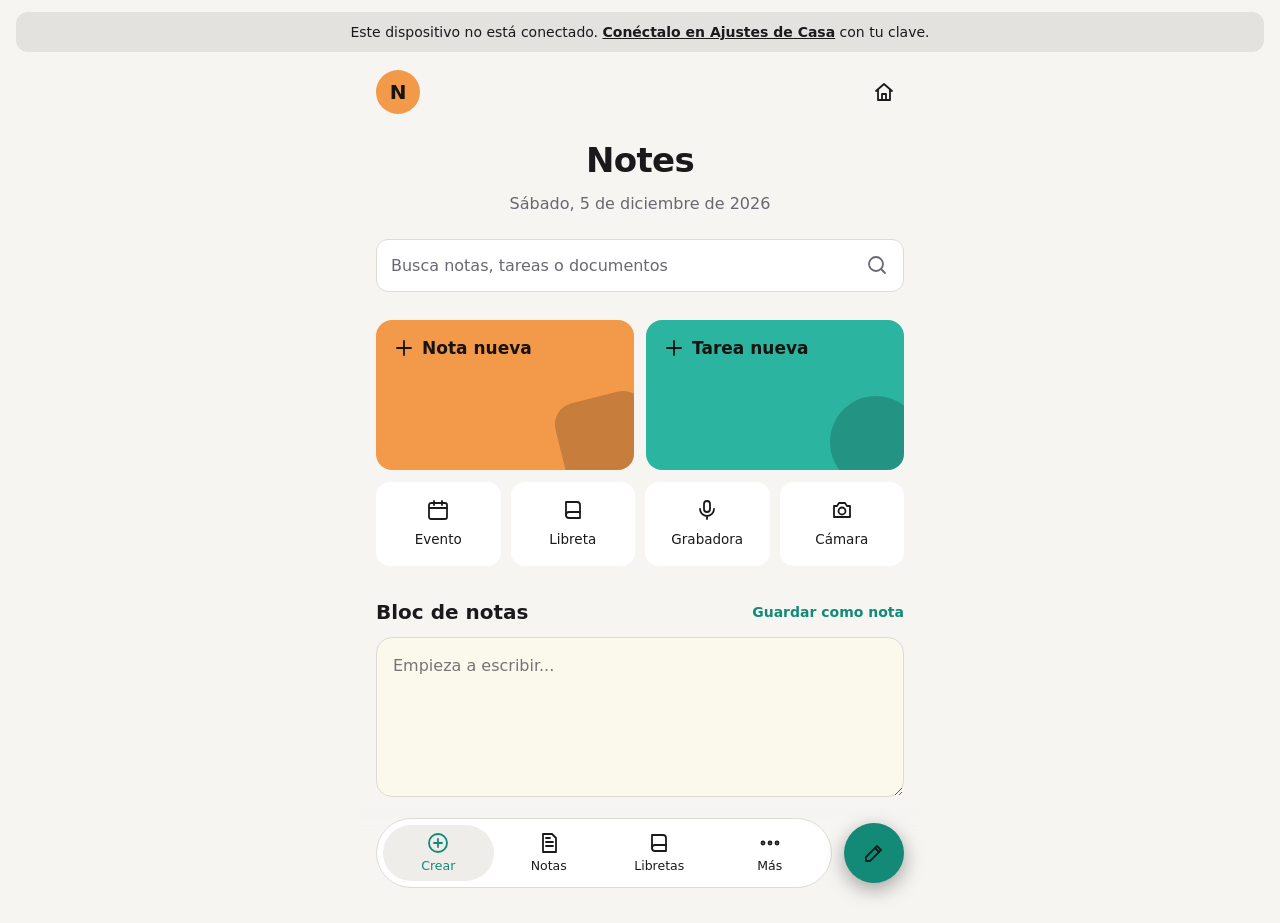
<file: notes/index.html>
<!doctype html>
<html lang="es">
<head>
  <meta charset="utf-8">
  <meta name="viewport" content="width=device-width, initial-scale=1, viewport-fit=cover">
  <meta name="theme-color" content="#121214">
  <title>Notes</title>
  <link rel="manifest" href="manifest.webmanifest">
  <link rel="icon" href="icon.svg" type="image/svg+xml">
  <link rel="stylesheet" href="styles.css">
  <script src="../comun/casa.js?v=10"></script>
  <script>
    // Casa: sin acceso, la sección no existe para esta persona; vuelve a la portada.
    if (Casa.permiso('notes') === 'ninguno') location.replace(Casa.RAIZ);
    // Notes tiene su propio estilo: no se aplica el tema de Casa.
    document.documentElement.removeAttribute('data-theme');
  </script>
  <style>
    /* Casa: aviso de conexión y modo solo lectura */
    .casa-aviso { margin: 12px 16px 0; padding: 10px 14px; border-radius: 12px; font-size: 14px; line-height: 1.45;
      text-align: center; background: rgba(127, 127, 127, .16); }
    .casa-aviso a { color: inherit; font-weight: 700; }
    body.solo-ver .bottom-nav .fab,
    body.solo-ver .bottom-nav a[data-tab="crear"],
    body.solo-ver .file-btn { display: none !important; }
  </style>
</head>
<body>
  <main id="app" aria-live="polite"></main>

  <nav class="bottom-nav" id="nav" aria-label="Navegación principal">
    <div class="tabs">
      <a href="#/crear" data-tab="crear"><svg class="ic" viewBox="0 0 24 24"><circle cx="12" cy="12" r="9"/><path d="M12 8v8M8 12h8"/></svg><span>Crear</span></a>
      <a href="#/notas" data-tab="notas"><svg class="ic" viewBox="0 0 24 24"><path d="M6 3h9l4 4v14H6z"/><path d="M9 11h7M9 15h7M9 7h4"/></svg><span>Notas</span></a>
      <a href="#/libretas" data-tab="libretas"><svg class="ic" viewBox="0 0 24 24"><path d="M5 4h11a3 3 0 0 1 3 3v13H8a3 3 0 0 1-3-3z"/><path d="M5 17a3 3 0 0 1 3-3h11"/></svg><span>Libretas</span></a>
      <a href="#/mas" data-tab="mas"><svg class="ic" viewBox="0 0 24 24"><circle cx="5" cy="12" r="1.5"/><circle cx="12" cy="12" r="1.5"/><circle cx="19" cy="12" r="1.5"/></svg><span>Más</span></a>
    </div>
    <button class="fab" data-new="note" aria-label="Nota rápida"><svg class="ic" viewBox="0 0 24 24"><path d="M4 20h4L19 9l-4-4L4 16z"/><path d="m13 7 4 4"/></svg></button>
  </nav>

  <dialog id="dlg">
    <form method="dialog">
      <h3 id="dlg-title"></h3>
      <input id="dlg-input" required maxlength="80">
      <div class="dlg-actions">
        <button value="cancel" formnovalidate>Cancelar</button>
        <button value="ok" class="primary">Aceptar</button>
      </div>
    </form>
  </dialog>

  <div id="toast" role="status"></div>

  <script>
    // Casa: aviso de conexión o de solo lectura, fuera de #app para que no lo borre el repintado.
    (function () {
      var c = Casa.conexion(), p = Casa.permiso('notes'), html = '';
      if (!(c.url && c.clave)) html = 'Este dispositivo no está conectado. <a href="../ajustes/">Conéctalo en Ajustes de Casa</a> con tu clave.';
      else if (p === 'ver') {
        document.body.classList.add('solo-ver');
        html = 'Modo solo lectura: puedes ver las notas, pero los cambios no se guardan en Google.';
        if (/^#\/crear/.test(location.hash) || !location.hash) location.replace('#/notas');
      }
      if (!html) return;
      var el = document.createElement('p');
      el.className = 'casa-aviso';
      el.innerHTML = html;
      document.body.insertBefore(el, document.getElementById('app'));
    })();
  </script>
  <script type="module" src="app.js"></script>
</body>
</html>
</file>
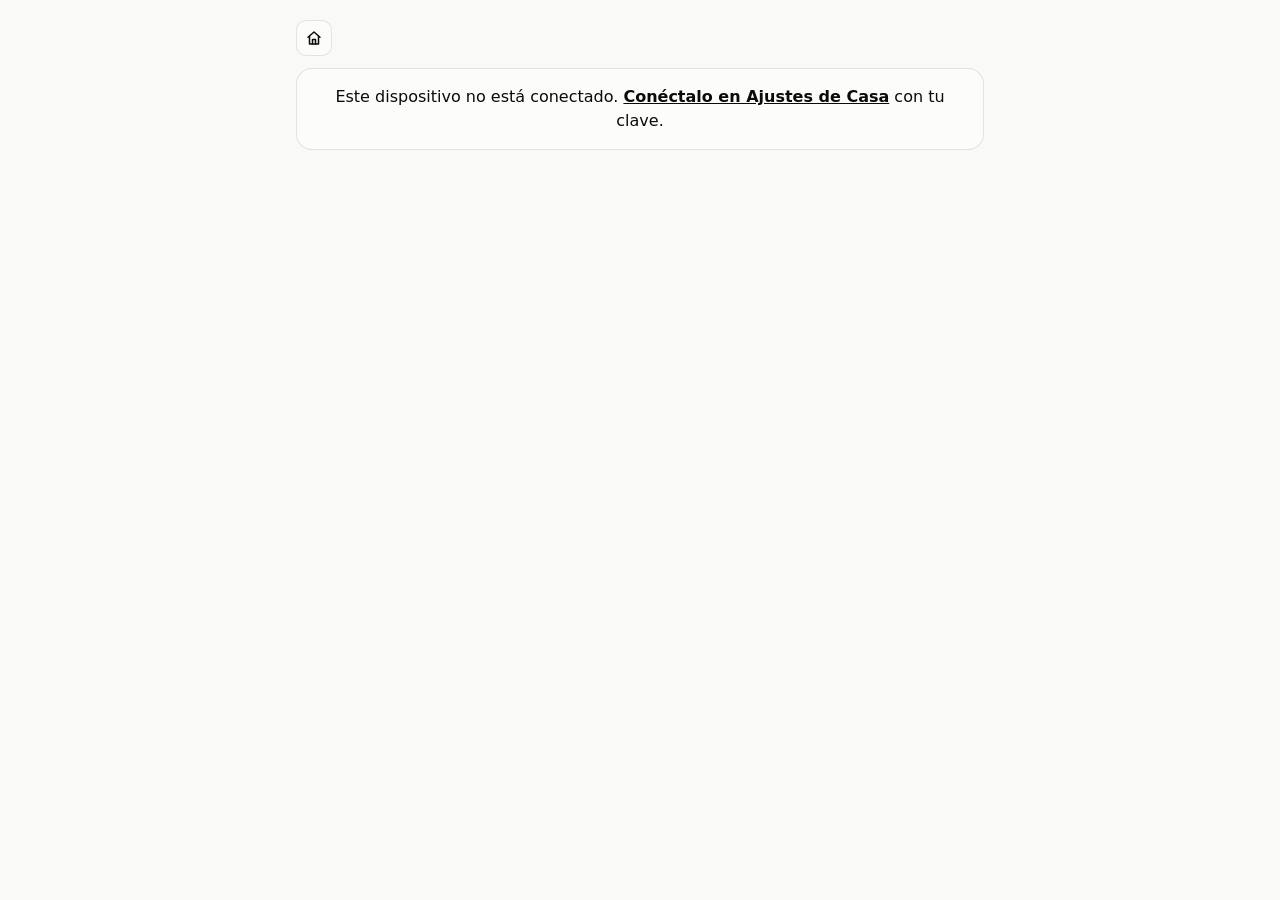
<file: pesos/index.html>
<!doctype html>
<html lang="es">
<head>
  <meta charset="utf-8">
  <meta name="viewport" content="width=device-width, initial-scale=1">
  <title>Registro de Peso</title>
  <link rel="stylesheet" href="styles.css?v=12">
  <script src="../comun/casa.js?v=10"></script>
  <style>
    /* Casa: aviso de conexión y modo solo lectura */
    .casa-aviso { text-align: center; line-height: 1.5; }
    .casa-aviso a { color: inherit; font-weight: 700; }
    body.solo-ver .gear-btn, body.solo-ver .add-btn { display: none !important; }
    body.solo-ver::before {
      content: "Modo solo lectura: puedes ver los registros, pero no añadir ni cambiar nada.";
      display: block; margin: 12px 16px 0; padding: 10px 14px; border-radius: 12px;
      font-size: 14px; text-align: center; background: rgba(127, 127, 127, .14);
    }
  </style>
</head>
<body>
  <div id="app"><div class="loading">Cargando…</div></div>
  <div id="toast" class="toast"></div>
  <script src="app.js?v=12"></script>
</body>
</html>
</file>
<file: comun/estilo.css>
/* Casa: colores y base compartidos por la portada y Ajustes.
   Tema: automático según el sistema, o forzado con data-theme="light" / "dark" en <html>. */
:root {
  --bg: #FAFAF7; --fg: #23262B; --muted: #6B7078; --line: #E3E3DD; --card: #FFFFFF;
  --f1: #CFE3CF; --f2: #F8CFC6; --f3: #C9DAEA; --f4: #DCD3F0; --f5: #F3E3B5; --f6: #C6E6E2;
  --r1: #4E7A52; --r2: #B9533F; --r3: #3E6489; --r4: #6E5AA8; --r5: #8A6A12; --r6: #2F7A73;
  --ok: #3F7A4A; --aviso: #A0611A; --peligro: #B23B2E;
  --font: "Nunito", "Segoe UI", system-ui, sans-serif;
  color-scheme: light;
}
@media (prefers-color-scheme: dark) {
  :root:not([data-theme="light"]) {
    --bg: #17191C; --fg: #ECEDEF; --muted: #9CA1A8; --line: #2E3237; --card: #202328;
    --f1: #2F4632; --f2: #4E2F29; --f3: #283B4F; --f4: #3A3354; --f5: #4A3F22; --f6: #24413E;
    --r1: #9FCDA3; --r2: #F2A593; --r3: #9DC0E3; --r4: #C2B4EE; --r5: #E8CF85; --r6: #92D3CB;
    --ok: #8FD19B; --aviso: #E9B26B; --peligro: #F09486;
    color-scheme: dark;
  }
}
:root[data-theme="dark"] {
  --bg: #17191C; --fg: #ECEDEF; --muted: #9CA1A8; --line: #2E3237; --card: #202328;
  --f1: #2F4632; --f2: #4E2F29; --f3: #283B4F; --f4: #3A3354; --f5: #4A3F22; --f6: #24413E;
  --r1: #9FCDA3; --r2: #F2A593; --r3: #9DC0E3; --r4: #C2B4EE; --r5: #E8CF85; --r6: #92D3CB;
  --ok: #8FD19B; --aviso: #E9B26B; --peligro: #F09486;
  color-scheme: dark;
}

/* Color de cada sección */
.s-comidas  { --f: var(--f1); --r: var(--r1); }
.s-botiquin { --f: var(--f2); --r: var(--r2); }
.s-garaje   { --f: var(--f3); --r: var(--r3); }
.s-pesos    { --f: var(--f4); --r: var(--r4); }
.s-economia { --f: var(--f5); --r: var(--r5); }
.s-notes    { --f: var(--f6); --r: var(--r6); }

* { box-sizing: border-box; }
[hidden] { display: none !important; }

body {
  margin: 0; min-height: 100vh;
  background: var(--bg); color: var(--fg); font-family: var(--font);
  padding-left: max(16px, env(safe-area-inset-left, 0px));
  padding-right: max(16px, env(safe-area-inset-right, 0px));
}

@media (prefers-reduced-motion: reduce) {
  * { transition: none !important; }
}
</file>
<file: economia/styles.css>
:root {
  --bg: #121214;
  --surface: #1c1c1f;
  --surface-2: #26262b;
  --line: #34343a;
  --text: #f3f3f5;
  --muted: #a3a3ad;
  --accent: #7fd8c6;
  --on-accent: #0d1f1b;
  --pos: #5fd38d;
  --danger: #f06a6a;
  /* Gráficos */
  --income: #3987e5;
  --expense: #d95926;
  --grid: #2c2c2a;
  --base: #4a4a50;
  --good: #0ca30c;
  --warning: #fab219;
  --warn-text: #fab219;
  --critical: #d03b3b;
  --shadow: rgba(0, 0, 0, .35);
  --radius: 16px;
  color-scheme: dark;
}

/* Estilo claro: se elige en Ajustes (el oscuro es el de siempre). */
:root[data-theme="light"] {
  --bg: #f6f5f2;
  --surface: #ffffff;
  --surface-2: #eeede9;
  --line: #dcdbd6;
  --text: #1a1a1c;
  --muted: #686870;
  --accent: #138a77;
  --on-accent: #ffffff;
  --pos: #006300;
  --danger: #c62f2f;
  --income: #2a78d6;
  --expense: #eb6834;
  --grid: #e1e0d9;
  --base: #c3c2b7;
  --warn-text: #9a5b00;
  --shadow: rgba(0, 0, 0, .12);
  color-scheme: light;
}
:root[data-theme="light"] .card,
:root[data-theme="light"] .tile,
:root[data-theme="light"] .drop { box-shadow: 0 1px 2px var(--shadow); }

* { box-sizing: border-box; }
html, body { margin: 0; }

body {
  background: var(--bg);
  color: var(--text);
  font: 16px/1.45 system-ui, -apple-system, "Segoe UI", Roboto, sans-serif;
  -webkit-tap-highlight-color: transparent;
}

button, input, textarea, select { font: inherit; color: inherit; }
button { cursor: pointer; background: none; border: 0; padding: 0; }
a { color: inherit; }

.ic {
  width: 24px; height: 24px;
  fill: none; stroke: currentColor; stroke-width: 1.8;
  stroke-linecap: round; stroke-linejoin: round;
  flex: none;
}

#app {
  max-width: 560px;
  margin: 0 auto;
  padding: 16px 16px 120px;
}

.muted { color: var(--muted); }
.prose { color: var(--muted); font-size: 14px; margin: 0; }
.stack { display: flex; flex-direction: column; gap: 10px; align-items: flex-start; }
.stack h2 { margin: 0; }
.stack .form { align-self: stretch; }
#sync-status { min-height: 1.2em; }
.empty { text-align: center; color: var(--muted); padding: 24px 12px; list-style: none; }
.note {
  background: var(--surface-2); border-left: 3px solid var(--accent);
  padding: 10px 12px; border-radius: 8px; font-size: 14px;
}

/* ---------- Tarjetas ---------- */
.card {
  display: block; background: var(--surface); border-radius: var(--radius);
  padding: 16px; margin: 12px 0; text-decoration: none;
}
.card h2 { margin: 0 0 12px; font-size: 18px; }
.section-head { display: flex; justify-content: space-between; align-items: baseline; gap: 8px; }
.section-head h2 { margin-bottom: 12px; }
.link { color: var(--accent); font-size: 14px; font-weight: 600; text-decoration: none; }
.count { color: var(--muted); font-size: 14px; font-variant-numeric: tabular-nums; }
.hint { display: flex; gap: 12px; align-items: flex-start; border: 1px dashed var(--line); background: none; }
.hint .ic { color: var(--accent); }

.hero { text-align: center; margin: 28px 0 20px; }
.hero h1 { margin: 0 0 6px; font-size: 32px; letter-spacing: -0.02em; }

/* ---------- Selector de mes ---------- */
.month-pick {
  display: flex; align-items: center; justify-content: space-between;
  margin: 4px 0 8px;
}
.month-pick strong { font-size: 18px; }
.month-pick strong::first-letter { text-transform: uppercase; }

/* ---------- Cifras ---------- */
.tiles { display: grid; grid-template-columns: 1fr 1fr; gap: 10px; }
.tile { background: var(--surface); border-radius: var(--radius); padding: 14px 16px; display: flex; flex-direction: column; gap: 2px; }
.tile span { color: var(--muted); font-size: 14px; }
.tile strong { font-size: 22px; }
.tile.main { grid-column: 1 / -1; }
.tile.main strong { font-size: 38px; letter-spacing: -0.02em; line-height: 1.15; }
.tile small { color: var(--muted); font-size: 13px; }
.neg { color: var(--danger); }
.pos { color: var(--pos); }

/* ---------- Gráficos ---------- */
.chart { width: 100%; height: auto; display: block; overflow: visible; }
.chart .grid { stroke: var(--grid); stroke-width: 1; }
.chart .grid.base { stroke: var(--base); }
.chart .tick { fill: var(--muted); font-size: 11px; font-variant-numeric: tabular-nums; }
.chart .tick.now { fill: var(--text); font-weight: 700; }
.chart .s-income { fill: var(--income); }
.chart .s-expense { fill: var(--expense); }
.chart .hit { cursor: default; }
.chart .hit.hover rect { fill: var(--surface-2); }
.legend { display: flex; gap: 16px; font-size: 13px; color: var(--muted); margin: -4px 0 8px; }
.legend span { display: inline-flex; align-items: center; gap: 6px; }
.legend i { width: 10px; height: 10px; border-radius: 3px; display: inline-block; }
.legend i.s-income { background: var(--income); }
.legend i.s-expense { background: var(--expense); }

.hbars { list-style: none; margin: 0; padding: 0; display: flex; flex-direction: column; gap: 4px; }
.hbars a {
  display: grid; grid-template-columns: 1fr auto; gap: 4px 10px;
  padding: 6px 8px; margin: 0 -8px; border-radius: 10px; text-decoration: none;
}
.hbars li.hover a, .hbars a:active { background: var(--surface-2); }
.hb-label { font-size: 14px; overflow: hidden; text-overflow: ellipsis; white-space: nowrap; }
.hb-value { font-size: 14px; font-weight: 600; font-variant-numeric: tabular-nums; }
.hb-track { grid-column: 1 / -1; height: 8px; }
.hb-fill { display: block; height: 100%; background: var(--expense); border-radius: 0 4px 4px 0; }

.budget { margin: 10px 0 14px; display: flex; flex-direction: column; gap: 6px; }
.meter { display: flex; flex-direction: column; gap: 6px; width: 100%; }
.meter-track { height: 8px; background: var(--surface-2); border-radius: 4px; overflow: hidden; }
.meter-track span { display: block; height: 100%; border-radius: 0 4px 4px 0; }
.meter.good .meter-track span { background: var(--good); }
.meter.warning .meter-track span { background: var(--warning); }
.meter.critical .meter-track span { background: var(--critical); }
.meter-text { display: flex; justify-content: space-between; flex-wrap: wrap; gap: 4px; font-size: 13px; color: var(--muted); font-variant-numeric: tabular-nums; }
.badge { color: var(--text); font-weight: 600; }
.badge b {
  display: inline-grid; place-items: center; width: 16px; height: 16px; border-radius: 50%;
  font-size: 10px; color: #fff; margin-right: 2px; vertical-align: 1px;
}
.good .badge b { background: var(--good); }
.warning .badge b { background: var(--warning); color: #1a1a1c; }
.critical .badge b { background: var(--critical); }

#tip {
  position: fixed; z-index: 60; pointer-events: none;
  background: var(--text); color: var(--bg); border-radius: 10px;
  padding: 8px 12px; font-size: 13px; display: flex; flex-direction: column;
  opacity: 0; transition: opacity .12s; max-width: 240px; font-variant-numeric: tabular-nums;
}
#tip.show { opacity: 1; }
#tip strong::first-letter { text-transform: uppercase; }

/* ---------- Listas ---------- */
.page-head { display: flex; align-items: center; gap: 8px; margin: 8px 0 14px; }
.page-head h1 { margin: 0; font-size: 26px; flex: 1; min-width: 0; }

.search {
  display: flex; align-items: center; gap: 8px;
  border: 1px solid var(--line); border-radius: 12px;
  padding: 0 14px; background: var(--surface); color: var(--muted);
}
.search input { flex: 1; min-width: 0; border: 0; outline: 0; background: none; padding: 12px 0; color: var(--text); }
.search:focus-within { border-color: var(--accent); }

.chips { display: flex; gap: 8px; overflow-x: auto; margin: 12px -16px 6px; padding: 0 16px 4px; scrollbar-width: none; }
.chips button, .chip-on {
  white-space: nowrap; padding: 7px 14px; border-radius: 999px;
  border: 1px solid var(--line); font-size: 14px; text-decoration: none;
}
.chips button[aria-pressed="true"], .chip-on { background: var(--text); color: var(--bg); border-color: var(--text); }
.sum { color: var(--muted); font-size: 14px; margin: 8px 0; font-variant-numeric: tabular-nums; }
.day { margin: 18px 0 2px; font-size: 13px; font-weight: 600; color: var(--muted); }
.day::first-letter { text-transform: uppercase; }

.list { list-style: none; margin: 0; padding: 0; }
.row {
  display: flex; gap: 12px; align-items: center; padding: 10px 0;
  border-bottom: 1px solid var(--line); text-decoration: none;
}
.list li:last-child .row { border-bottom: 0; }
.row-main { flex: 1; min-width: 0; display: flex; flex-direction: column; }
.row-main strong, .row-main span { overflow: hidden; text-overflow: ellipsis; white-space: nowrap; }
.row-main span { color: var(--muted); font-size: 13px; }
.cat-ic {
  width: 38px; height: 38px; border-radius: 12px; display: grid; place-items: center;
  background: var(--surface-2); font-size: 18px; flex: none;
}
.amt { font-weight: 600; font-variant-numeric: tabular-nums; white-space: nowrap; }

/* ---------- Importar ---------- */
.drop {
  border: 2px dashed var(--line); border-radius: var(--radius);
  padding: 24px 16px; display: flex; flex-direction: column; align-items: center; gap: 6px;
  text-align: center; background: var(--surface); transition: .15s;
}
.drop.over { border-color: var(--accent); background: var(--surface-2); }
.drop-ic {
  width: 56px; height: 56px; border-radius: 50%; display: grid; place-items: center;
  background: var(--surface-2); color: var(--accent); margin-bottom: 4px;
}
.drop .muted { font-size: 14px; max-width: 320px; }
#import-status { color: var(--accent); font-size: 14px; margin: 6px 0 0; min-height: 1.2em; }
.steps { padding-left: 18px; display: flex; flex-direction: column; gap: 8px; }
.file-btn input { display: none; }

.review .rv { display: flex; align-items: center; gap: 10px; padding: 10px 0; border-bottom: 1px solid var(--line); }
.rv.off { opacity: .5; }
/* Por revisar: un movimiento dudoso por tarjeta */
.pend-list { display: grid; gap: 12px; }
.pend-head { display: flex; align-items: center; gap: 10px; }
.pend .note { margin: 0; }
.rv input[type="checkbox"] { width: 22px; height: 22px; accent-color: var(--accent); flex: none; }
.rv-main { flex: 1; min-width: 0; display: flex; flex-direction: column; gap: 2px; }
.rv-main strong { overflow: hidden; text-overflow: ellipsis; white-space: nowrap; font-size: 15px; }
.rv-main span { color: var(--muted); font-size: 13px; }
.rv-main select, .field select, .field input {
  background: var(--surface); border: 1px solid var(--line); border-radius: 10px;
  padding: 8px 10px; color: var(--text); max-width: 100%;
}
.sticky-actions {
  position: fixed; left: 0; right: 0; bottom: 0; padding: 12px 16px calc(12px + env(safe-area-inset-bottom));
  background: linear-gradient(transparent, var(--bg) 30%); max-width: 560px; margin: 0 auto;
}

/* ---------- Formularios ---------- */
.form { display: flex; flex-direction: column; gap: 4px; }
.field { display: flex; flex-direction: column; gap: 4px; font-size: 13px; color: var(--muted); margin: 6px 0; }
.field input, .field select { font-size: 16px; padding: 11px 12px; width: 100%; }
.field input:focus, .field select:focus { outline: 0; border-color: var(--accent); }
.big-input { font-size: 28px !important; font-weight: 700; }
.seg { display: grid; grid-template-columns: 1fr 1fr; background: var(--surface); border-radius: 12px; padding: 4px; margin-bottom: 6px; }
.seg label { position: relative; }
.seg input { position: absolute; inset: 0; opacity: 0; margin: 0; }
.seg span { display: block; text-align: center; padding: 9px; border-radius: 9px; font-weight: 600; cursor: pointer; }
.seg input:checked + span { background: var(--surface-2); color: var(--accent); }
.seg input:focus-visible + span { outline: 2px solid var(--accent); }
details summary { cursor: pointer; color: var(--muted); }
details pre { white-space: pre-wrap; font-size: 12px; color: var(--muted); max-height: 300px; overflow: auto; }

.budget-row {
  display: grid; grid-template-columns: 1fr 120px; gap: 6px 12px; align-items: center;
  padding: 12px 0; border-bottom: 1px solid var(--line);
}
.budget-row label { display: flex; flex-direction: column; font-size: 15px; }
.budget-row small { font-size: 12px; }
.budget-row input {
  background: var(--bg); border: 1px solid var(--line); border-radius: 10px;
  padding: 9px 10px; text-align: right; width: 100%;
}
.budget-row .meter { grid-column: 1 / -1; }

/* ---------- Botones ---------- */
.btn {
  display: inline-flex; align-items: center; justify-content: center; gap: 6px;
  padding: 10px 16px; border-radius: 12px; background: var(--surface-2); font-weight: 600;
  text-decoration: none; cursor: pointer;
}
.btn .ic { width: 20px; height: 20px; }
.btn.primary { background: var(--accent); color: var(--on-accent); }
.btn.danger, .icon-btn.danger { color: var(--danger); }
.btn.wide { width: 100%; padding: 14px; margin-top: 10px; }
.btn:disabled { opacity: .5; }
.btn-row { display: flex; flex-wrap: wrap; gap: 8px; justify-content: center; margin: 8px 0 0; }
.stack .btn-row { justify-content: flex-start; }
.icon-btn { width: 40px; height: 40px; display: grid; place-items: center; border-radius: 10px; flex: none; }
.icon-btn:active { background: var(--surface-2); }

/* ---------- Navegación inferior ---------- */
.bottom-nav {
  position: fixed; left: 0; right: 0; bottom: 0;
  max-width: 560px; margin: 0 auto;
  padding: 10px 12px calc(12px + env(safe-area-inset-bottom));
  background: linear-gradient(transparent, var(--bg) 30%);
}
.bottom-nav.hidden { display: none; }
.tabs {
  display: grid; grid-template-columns: repeat(5, 1fr); align-items: center;
  background: var(--surface); border: 1px solid var(--line); border-radius: 999px; padding: 6px;
}
.tabs a {
  display: flex; flex-direction: column; align-items: center; gap: 2px; min-width: 0;
  padding: 6px 0; border-radius: 999px; color: var(--text); text-decoration: none; font-size: 11px;
}
.tabs a span { max-width: 100%; overflow: hidden; text-overflow: ellipsis; white-space: nowrap; }
.tabs a.active { background: var(--surface-2); color: var(--accent); }
.tabs a.add, .tabs a.add.active { background: none; padding: 0; }
.add-btn {
  width: 52px; height: 52px; border-radius: 50%; display: grid; place-items: center; margin: -4px 0;
  background: var(--accent); color: var(--on-accent); box-shadow: 0 6px 20px var(--shadow);
}

#toast {
  position: fixed; left: 50%; bottom: 100px; transform: translateX(-50%) translateY(20px);
  background: var(--text); color: var(--bg); padding: 10px 16px; border-radius: 10px;
  font-size: 14px; opacity: 0; pointer-events: none; transition: .2s; max-width: calc(100vw - 32px);
}
#toast.show { opacity: 1; transform: translateX(-50%); }

/* ---------- Estructura de presupuesto familiar ---------- */
.top-bar { display: flex; align-items: center; gap: 4px; }
.top-bar .month-pick { flex: 1; }
.top-bar .grow { flex: 1; }
.flow { list-style: none; margin: 0; padding: 0; }
.flow li > a, .flow li:not(:has(a)) {
  display: grid; grid-template-columns: 1fr auto 48px; gap: 8px; align-items: baseline;
  padding: 10px 0; border-bottom: 1px solid var(--line); text-decoration: none;
}
.flow li:last-child > a, .flow li:last-child:not(:has(a)) { border-bottom: 0; }
.flow strong { font-variant-numeric: tabular-nums; }
.flow small { color: var(--muted); font-size: 12px; text-align: right; font-variant-numeric: tabular-nums; }
.flow .total { font-weight: 700; font-size: 18px; border-top: 2px solid var(--line); }
.fixed-sum { text-decoration: none; }
.pending-line { margin: 8px 0 0; font-size: 14px; display: flex; justify-content: space-between; gap: 8px; }
.pending-line span { color: var(--muted); white-space: nowrap; font-variant-numeric: tabular-nums; }

.tiles.three { grid-template-columns: repeat(3, 1fr); margin-bottom: 12px; }
.tiles.three strong { font-size: 18px; }
.warn { color: var(--warn-text); }
.fx { display: flex; align-items: center; gap: 8px; border-bottom: 1px solid var(--line); }
.fx .row { flex: 1; min-width: 0; border-bottom: 0; }
.fx .row-main small { font-size: 12px; color: var(--muted); }
.fx.paid .amt { color: var(--muted); text-decoration: line-through; }
.paid-mark {
  width: 32px; height: 32px; border-radius: 50%; display: grid; place-items: center; flex: none;
  background: var(--good); color: #fff;
}
.paid-mark .ic { width: 18px; height: 18px; stroke-width: 2.6; }
.btn.small { padding: 8px 12px; font-size: 14px; flex: none; }

.who-badge {
  font-size: 11px; font-weight: 600; padding: 2px 8px; border-radius: 999px;
  background: var(--surface-2); color: var(--muted); white-space: nowrap; max-width: 80px;
  overflow: hidden; text-overflow: ellipsis; flex: none;
}
.seg3 { grid-template-columns: repeat(3, 1fr); margin: 0; }
.seg3 span { overflow: hidden; text-overflow: ellipsis; white-space: nowrap; padding: 9px 4px; }
.two { display: grid; grid-template-columns: 1fr 1fr; gap: 10px; }
.full { align-self: stretch; width: 100%; }
.quick { display: grid; grid-template-columns: 1fr 1fr; gap: 10px; margin-bottom: 12px; }

.plan { width: 100%; border-collapse: collapse; font-size: 14px; font-variant-numeric: tabular-nums; margin-bottom: 10px; }
.plan th, .plan td { padding: 8px 4px; text-align: right; border-bottom: 1px solid var(--line); white-space: nowrap; }
.plan th:first-child { text-align: left; font-weight: 600; white-space: normal; }
.plan thead th { color: var(--muted); font-weight: 500; font-size: 12px; }
.plan tbody tr:last-child th, .plan tbody tr:last-child td { border-bottom: 0; }

.goal { padding: 10px 0 14px; border-bottom: 1px solid var(--line); display: flex; flex-direction: column; gap: 8px; align-items: flex-start; }
.goal:last-of-type { border-bottom: 0; }
.goal .meter { width: 100%; }
.goal-head { display: flex; justify-content: space-between; width: 100%; text-decoration: none; gap: 8px; }
.goal-head span { white-space: nowrap; color: var(--muted); font-size: 14px; font-variant-numeric: tabular-nums; }
.budget .hb-label { white-space: normal; }

/* Búsqueda avanzada */
.adv summary { cursor: pointer; font-weight: 600; }
.adv[open] summary { margin-bottom: 12px; }
.chips.wrap { flex-wrap: wrap; }
.chip-check { position: relative; }
.chip-check input { position: absolute; opacity: 0; pointer-events: none; }
.chip-check span { display: inline-block; padding: 6px 12px; border-radius: 999px; border: 1px solid var(--line); font-size: 13px; cursor: pointer; }
.chip-check input:checked + span { background: var(--accent); color: var(--bg); border-color: var(--accent); }
.chip-check input:focus-visible + span { outline: 2px solid var(--accent); outline-offset: 2px; }
.check { display: flex; align-items: center; gap: 8px; font-size: 14px; }
.check input { width: 20px; height: 20px; accent-color: var(--accent); }
.adv .two > .field { min-width: 0; }
.adv input, .adv select { width: 100%; min-width: 0; box-sizing: border-box; }
.adv .chip-check input { width: auto; }
.adv-cats summary { cursor: pointer; font-size: 14px; color: var(--muted); margin-bottom: 8px; }
</file>
<file: notes/styles.css>
:root {
  --bg: #121214;
  --surface: #1c1c1f;
  --surface-2: #26262b;
  --line: #34343a;
  --text: #f3f3f5;
  --muted: #a3a3ad;
  --accent: #7fd8c6;
  --note: #f2994a;
  --task: #2bb5a0;
  --on-card: #17130f;
  --scratch: #232320;
  --danger: #f06a6a;
  --radius: 16px;
  color-scheme: dark;
}

@media (prefers-color-scheme: light) {
  :root {
    --bg: #f6f5f2;
    --surface: #ffffff;
    --surface-2: #eeede9;
    --line: #dcdbd6;
    --text: #1a1a1c;
    --muted: #686870;
    --accent: #138a77;
    --scratch: #fbf8ec;
    color-scheme: light;
  }
}

* { box-sizing: border-box; }

html, body { margin: 0; }

body {
  background: var(--bg);
  color: var(--text);
  font: 16px/1.45 system-ui, -apple-system, "Segoe UI", Roboto, sans-serif;
  -webkit-tap-highlight-color: transparent;
}

button, input, textarea, select { font: inherit; color: inherit; }
button { cursor: pointer; background: none; border: 0; padding: 0; }

.ic {
  width: 24px; height: 24px;
  fill: none; stroke: currentColor; stroke-width: 1.8;
  stroke-linecap: round; stroke-linejoin: round;
  flex: none;
}

#app {
  max-width: 560px;
  margin: 0 auto;
  padding: 16px 16px 120px;
}

/* ---------- Inicio ---------- */
.top { display: flex; justify-content: space-between; align-items: center; min-height: 48px; }
.avatar {
  width: 44px; height: 44px; border-radius: 50%;
  display: grid; place-items: center;
  background: var(--note); color: var(--on-card); font-weight: 700; font-size: 20px;
}
.hero { text-align: center; margin: 20px 0 24px; }
.hero h1 { margin: 0; font-size: 34px; letter-spacing: -0.02em; }
.hero .date { margin: 6px 0 0; color: var(--muted); }
.hero .date::first-letter { text-transform: uppercase; }

.search {
  display: flex; align-items: center; gap: 8px;
  border: 1px solid var(--line); border-radius: 12px;
  padding: 0 14px; background: var(--surface);
}
.search input {
  flex: 1; min-width: 0; border: 0; outline: 0; background: none;
  padding: 14px 0;
}
.search input::placeholder { color: var(--muted); }
.search:focus-within { border-color: var(--accent); }
.search button { color: var(--muted); display: grid; }

.big-actions { display: grid; grid-template-columns: 1fr 1fr; gap: 12px; margin-top: 28px; }
.big {
  position: relative; overflow: hidden;
  min-height: 150px; border-radius: var(--radius);
  display: flex; align-items: flex-start; gap: 6px;
  padding: 16px; text-align: left;
  color: var(--on-card); font-weight: 650; font-size: 17px;
}
.big.note { background: var(--note); }
.big.task { background: var(--task); }
.big .deco {
  position: absolute; right: -18px; bottom: -18px;
  width: 92px; height: 92px; border-radius: 22px;
  background: rgba(0, 0, 0, .18); transform: rotate(-14deg);
}
.big.task .deco { border-radius: 50%; }
.big:active { transform: scale(.98); }

.small-actions {
  display: grid; grid-template-columns: repeat(4, 1fr); gap: 10px; margin-top: 12px;
}
.small-actions button {
  background: var(--surface); border-radius: 14px;
  padding: 16px 4px; display: flex; flex-direction: column; align-items: center; gap: 8px;
  font-size: 13.5px;
}
.small-actions button:active { background: var(--surface-2); }

.section-head { display: flex; justify-content: space-between; align-items: center; margin: 32px 0 10px; }
.section-head h2 { margin: 0; font-size: 20px; }
.link { color: var(--accent); font-size: 14px; font-weight: 600; }

.scratch {
  width: 100%; min-height: 160px; resize: vertical;
  background: var(--scratch); border: 1px solid var(--line); border-radius: var(--radius);
  padding: 16px; outline: 0;
}
.scratch:focus { border-color: var(--accent); }

/* ---------- Listas ---------- */
.page-head { display: flex; align-items: center; gap: 8px; margin: 8px 0 14px; }
.page-head h1 { margin: 0; font-size: 26px; flex: 1; min-width: 0; overflow: hidden; text-overflow: ellipsis; white-space: nowrap; }
.count { color: var(--muted); font-size: 14px; }

.chips { display: flex; gap: 8px; overflow-x: auto; margin: 12px -16px 6px; padding: 0 16px 4px; scrollbar-width: none; }
.chips button {
  white-space: nowrap; padding: 7px 14px; border-radius: 999px;
  border: 1px solid var(--line); font-size: 14px;
}
.chips button[aria-pressed="true"] { background: var(--text); color: var(--bg); border-color: var(--text); }

.list { list-style: none; margin: 0; padding: 0; }
.row { display: flex; gap: 12px; align-items: flex-start; padding: 12px 0; border-bottom: 1px solid var(--line); }
.row-main { flex: 1; min-width: 0; text-align: left; display: flex; flex-direction: column; gap: 2px; }
.row-main strong, .row-main span { overflow: hidden; text-overflow: ellipsis; white-space: nowrap; }
.row-main span { color: var(--muted); font-size: 14px; }
.row-main small { color: var(--muted); font-size: 12px; }
.row.done strong { text-decoration: line-through; color: var(--muted); }
.type {
  width: 36px; height: 36px; border-radius: 10px; display: grid; place-items: center;
  background: var(--surface-2);
}
.type .ic { width: 20px; height: 20px; }
.t-note { color: var(--note); }
.t-event { color: #8ab4f8; }
.t-audio { color: #f48fb1; }
.t-photo { color: #c5a3ff; }
.tick {
  width: 36px; height: 36px; display: grid; place-items: center; color: var(--task);
}
.tick .box {
  width: 22px; height: 22px; border-radius: 50%; border: 2px solid var(--task);
  display: grid; place-items: center;
}
.tick .box.on { background: var(--task); color: var(--on-card); }
.tick .ic { width: 16px; height: 16px; stroke-width: 3; }

.empty { text-align: center; color: var(--muted); padding: 40px 12px; }

.nb-row { display: flex; align-items: center; gap: 12px; width: 100%; padding: 14px 0; border-bottom: 1px solid var(--line); text-align: left; }
.nb-row .type { color: var(--task); }
.nb-row strong { flex: 1; }

.btn {
  display: inline-flex; align-items: center; gap: 6px;
  padding: 10px 16px; border-radius: 12px; background: var(--surface-2); font-weight: 600;
}
.btn.primary { background: var(--accent); color: #0d1f1b; }
.btn.danger { color: var(--danger); }
.icon-btn { width: 40px; height: 40px; display: grid; place-items: center; border-radius: 10px; }
a.icon-btn { color: inherit; }
.icon-btn:active { background: var(--surface-2); }

/* ---------- Editor ---------- */
.ed-top { display: flex; align-items: center; gap: 8px; position: sticky; top: 0; background: var(--bg); padding: 4px 0 8px; z-index: 2; }
.ed-top select {
  flex: 1; min-width: 0; background: var(--surface); border: 1px solid var(--line);
  border-radius: 10px; padding: 8px 10px;
}
.ed-kind { font-size: 13px; color: var(--muted); }
.ed-title {
  width: 100%; border: 0; outline: 0; background: none;
  font-size: 26px; font-weight: 700; padding: 12px 0 8px;
}
.ed-body {
  width: 100%; min-height: 50vh; border: 0; outline: 0; background: none; resize: none;
  font-size: 17px; line-height: 1.6; padding: 8px 0;
}
.ed-title::placeholder, .ed-body::placeholder { color: var(--muted); }
.field { display: flex; flex-direction: column; gap: 4px; font-size: 13px; color: var(--muted); margin: 8px 0; }
.field input {
  background: var(--surface); border: 1px solid var(--line); border-radius: 10px;
  padding: 10px 12px; color: var(--text); font-size: 16px;
}
.field.inline { flex-direction: row; align-items: center; gap: 10px; font-size: 16px; color: var(--text); }
.field.inline input { width: 22px; height: 22px; accent-color: var(--task); }
.ed-meta { color: var(--muted); font-size: 12px; }

.media { margin: 12px 0; display: flex; flex-direction: column; gap: 12px; align-items: flex-start; }
.media img { width: 100%; border-radius: var(--radius); }
.media audio { width: 100%; }
.rec-btn {
  display: flex; align-items: center; gap: 10px;
  padding: 14px 20px; border-radius: 999px; background: var(--surface-2); font-weight: 600;
}
.rec-btn.on { background: var(--danger); color: #fff; }
.rec-btn.on::before { content: ""; width: 10px; height: 10px; border-radius: 50%; background: #fff; animation: blink 1s infinite; }
@keyframes blink { 50% { opacity: .2; } }
.file-btn input { display: none; }

/* ---------- Navegación inferior ---------- */
.bottom-nav {
  position: fixed; left: 0; right: 0; bottom: 0;
  display: flex; align-items: center; gap: 12px;
  max-width: 560px; margin: 0 auto;
  padding: 10px 16px calc(12px + env(safe-area-inset-bottom));
  background: linear-gradient(transparent, var(--bg) 30%);
}
.bottom-nav.hidden { display: none; }
.tabs {
  flex: 1; display: grid; grid-template-columns: repeat(4, 1fr);
  background: var(--surface); border: 1px solid var(--line); border-radius: 999px; padding: 6px;
}
.tabs a {
  display: flex; flex-direction: column; align-items: center; gap: 2px;
  padding: 6px 0; border-radius: 999px; color: var(--text); text-decoration: none; font-size: 12.5px;
}
.tabs a.active { background: var(--surface-2); color: var(--accent); }
.fab {
  width: 60px; height: 60px; border-radius: 50%;
  display: grid; place-items: center;
  background: var(--accent); color: #0d1f1b; box-shadow: 0 6px 20px rgba(0, 0, 0, .35);
}

/* ---------- Diálogo y aviso ---------- */
dialog {
  border: 1px solid var(--line); border-radius: var(--radius);
  background: var(--surface); color: var(--text);
  width: min(92vw, 380px); padding: 20px;
}
dialog::backdrop { background: rgba(0, 0, 0, .55); }
dialog h3 { margin: 0 0 12px; }
dialog input {
  width: 100%; padding: 12px; border-radius: 10px;
  border: 1px solid var(--line); background: var(--bg);
}
.dlg-actions { display: flex; justify-content: flex-end; gap: 8px; margin-top: 16px; }
.dlg-actions button { padding: 10px 14px; border-radius: 10px; font-weight: 600; }
.dlg-actions .primary { background: var(--accent); color: #0d1f1b; }

#toast {
  position: fixed; left: 50%; bottom: 100px; transform: translateX(-50%) translateY(20px);
  background: var(--text); color: var(--bg); padding: 10px 16px; border-radius: 10px;
  font-size: 14px; opacity: 0; pointer-events: none; transition: .2s; max-width: calc(100vw - 32px);
}
#toast.show { opacity: 1; transform: translateX(-50%); }

.prose { color: var(--muted); font-size: 14px; }
.stack { display: flex; flex-direction: column; gap: 10px; align-items: flex-start; }

/* ---------- Sincronización y OCR ---------- */
.nb-row { color: inherit; text-decoration: none; }
.btn.small { padding: 8px 12px; font-size: 14px; }
.btn .ic { width: 20px; height: 20px; }
.prose .ic { width: 16px; height: 16px; vertical-align: -3px; }
.ed-tools, .btn-row { display: flex; flex-wrap: wrap; gap: 8px; margin: 8px 0; }
.settings .field input { width: 100%; }
#ocr-status:empty { display: none; }
#ocr-status { color: var(--accent); font-size: 14px; }

/* ---------- Cámara dentro de la app ---------- */
.cam {
  position: fixed; inset: 0; z-index: 50; background: #000; color: #fff;
  display: flex; flex-direction: column; justify-content: space-between;
}
.cam video { position: absolute; inset: 0; width: 100%; height: 100%; object-fit: cover; }
.cam-top, .cam-bottom {
  position: relative; display: flex; align-items: center; justify-content: space-between;
  padding: calc(12px + env(safe-area-inset-top)) 16px 12px;
  background: linear-gradient(rgba(0, 0, 0, .55), transparent);
}
.cam-bottom {
  padding: 24px 32px calc(28px + env(safe-area-inset-bottom));
  background: linear-gradient(transparent, rgba(0, 0, 0, .55));
}
.cam-btn {
  width: 48px; height: 48px; border-radius: 50%; display: grid; place-items: center;
  background: rgba(255, 255, 255, .15); color: #fff; font-size: 22px;
}
.cam-btn.on { background: #ffd54a; color: #000; }
.cam-side { width: 48px; }
.cam-shutter {
  width: 76px; height: 76px; border-radius: 50%;
  background: #fff; border: 5px solid rgba(255, 255, 255, .45); background-clip: padding-box;
}
.cam-shutter:active { transform: scale(.94); }
.cam.flash::after { content: ""; position: absolute; inset: 0; background: #fff; opacity: .6; }
</file>
<file: pesos/styles.css>
:root {
    color-scheme: light;
    --surface-1:      #fcfcfb;
    --page:           #f9f9f7;
    --text-primary:   #0b0b0b;
    --text-secondary: #52514e;
    --text-muted:     #898781;
    --gridline:       #e1e0d9;
    --baseline:       #c3c2b7;
    --border:         rgba(11,11,11,0.10);
    --series-1:       #2a78d6;
    --series-1-soft:  #cde2fb;
    --good:           #006300;
    --bad:            #d03b3b;
  }
  @media (prefers-color-scheme: dark) {
    :root:where(:not([data-theme="light"])) {
      color-scheme: dark;
      --surface-1:      #1a1a19;
      --page:           #0d0d0d;
      --text-primary:   #ffffff;
      --text-secondary: #c3c2b7;
      --text-muted:     #898781;
      --gridline:       #2c2c2a;
      --baseline:       #383835;
      --border:         rgba(255,255,255,0.10);
      --series-1:       #3987e5;
      --series-1-soft:  #184f95;
      --good:           #0ca30c;
      --bad:            #e66767;
    }
  }
  :root[data-theme="dark"] {
    color-scheme: dark;
    --surface-1:      #1a1a19;
    --page:           #0d0d0d;
    --text-primary:   #ffffff;
    --text-secondary: #c3c2b7;
    --text-muted:     #898781;
    --gridline:       #2c2c2a;
    --baseline:       #383835;
    --border:         rgba(255,255,255,0.10);
    --series-1:       #3987e5;
    --series-1-soft:  #184f95;
    --good:           #0ca30c;
    --bad:            #e66767;
  }

  * { box-sizing: border-box; }
  html, body {
    margin: 0;
    padding: 0;
    background: var(--page);
    color: var(--text-primary);
    font-family: system-ui, -apple-system, "Segoe UI", sans-serif;
    -webkit-font-smoothing: antialiased;
  }
  #app { min-height: 100vh; padding: 20px 16px 64px; max-width: 720px; margin: 0 auto; }

  /* ---------- Profile picker ---------- */
  .picker-header { display: flex; align-items: flex-start; justify-content: space-between; gap: 12px; }
  .picker-title { font-size: 22px; font-weight: 600; margin: 12px 4px 4px; }
  .picker-subtitle { font-size: 14px; color: var(--text-secondary); margin: 0 4px 20px; }
  .header-acts { display: flex; gap: 8px; }
  a.gear-btn { text-decoration: none; }
  .home-bar { margin-bottom: 12px; }
  .home-bar .gear-btn { margin-top: 0; }
  .gear-btn {
    border: 1px solid var(--border); background: var(--surface-1); color: var(--text-primary);
    border-radius: 10px; width: 36px; height: 36px; font-size: 16px; cursor: pointer;
    display: flex; align-items: center; justify-content: center; flex-shrink: 0; margin-top: 12px;
  }
  .profile-grid { display: grid; grid-template-columns: repeat(2, 1fr); gap: 12px; }
  @media (min-width: 480px) { .profile-grid { grid-template-columns: repeat(3, 1fr); } }
  .profile-card {
    background: var(--surface-1);
    border: 1px solid var(--border);
    border-radius: 16px;
    padding: 20px 12px;
    text-align: center;
    cursor: pointer;
    transition: transform .12s ease, box-shadow .12s ease;
  }
  .profile-card:hover { transform: translateY(-2px); box-shadow: 0 6px 20px rgba(0,0,0,0.08); }
  .profile-card:active { transform: translateY(0); }
  .profile-icon { font-size: 34px; display: block; margin-bottom: 8px; }
  .profile-name { font-size: 15px; font-weight: 600; }
  .profile-type { font-size: 12px; color: var(--text-muted); margin-top: 2px; }

  /* ---------- Dashboard header ---------- */
  .dash-header { display: flex; align-items: center; gap: 12px; margin-bottom: 18px; }
  .back-btn {
    border: 1px solid var(--border); background: var(--surface-1); color: var(--text-primary);
    border-radius: 10px; width: 36px; height: 36px; font-size: 16px; cursor: pointer;
    display: flex; align-items: center; justify-content: center;
  }
  .dash-title { font-size: 20px; font-weight: 600; flex: 1; }
  .dash-icon { font-size: 24px; }
  .add-btn {
    border: none; background: var(--series-1); color: #fff; font-weight: 600;
    border-radius: 10px; padding: 9px 14px; font-size: 13px; cursor: pointer;
  }
  .add-btn:active { opacity: .85; }

  /* ---------- Range filter row ---------- */
  .range-row { display: flex; gap: 6px; margin-bottom: 14px; }
  .range-chip {
    border: 1px solid var(--border); background: var(--surface-1); color: var(--text-secondary);
    border-radius: 999px; padding: 6px 12px; font-size: 12px; cursor: pointer;
  }
  .range-chip.active { background: var(--series-1); border-color: var(--series-1); color: #fff; }

  /* ---------- Cards ---------- */
  .card {
    background: var(--surface-1); border: 1px solid var(--border); border-radius: 16px;
    padding: 16px; margin-bottom: 12px;
  }
  .card-title { font-size: 12px; color: var(--text-muted); font-weight: 600; text-transform: uppercase; letter-spacing: .02em; margin-bottom: 10px; }

  /* ---------- Hero stat tile ---------- */
  .hero-row { display: flex; align-items: flex-end; justify-content: space-between; gap: 12px; }
  .hero-value { font-size: 40px; font-weight: 600; line-height: 1; }
  .hero-unit { font-size: 16px; color: var(--text-secondary); font-weight: 500; margin-left: 2px; }
  .hero-deltas { display: flex; gap: 14px; margin-top: 8px; }
  .delta { font-size: 13px; font-weight: 600; display: flex; align-items: center; gap: 3px; }
  .delta-label { color: var(--text-muted); font-weight: 400; margin-left: 2px; }
  .delta.good { color: var(--good); }
  .delta.bad { color: var(--bad); }
  .delta.neutral { color: var(--text-secondary); }
  .sparkline { flex-shrink: 0; }

  /* ---------- Metric grid (person goals) ---------- */
  .metric-grid { display: grid; grid-template-columns: 1fr 1fr; gap: 10px; }
  .metric-card { background: var(--surface-1); border: 1px solid var(--border); border-radius: 14px; padding: 12px; }
  .metric-label { font-size: 12px; color: var(--text-muted); margin-bottom: 6px; }
  .metric-values { display: flex; align-items: baseline; justify-content: space-between; margin-bottom: 8px; }
  .metric-current { font-size: 18px; font-weight: 600; }
  .metric-goal { font-size: 11px; color: var(--text-muted); }
  .meter-track { height: 6px; border-radius: 4px; background: var(--series-1-soft); overflow: hidden; }
  .meter-fill { height: 100%; background: var(--series-1); border-radius: 4px; transition: width .3s ease; }

  /* ---------- Chart ---------- */
  .chart-wrap { position: relative; }
  .chart-empty { color: var(--text-muted); font-size: 13px; text-align: center; padding: 40px 0; }
  .goal-label { font-size: 11px; fill: var(--text-muted); }
  .tick-label { font-size: 10px; fill: var(--text-muted); }
  .chart-gridline { stroke: var(--gridline); stroke-width: 1; }
  .crosshair-line { stroke: var(--baseline); stroke-width: 1; }
  .tooltip {
    position: absolute; pointer-events: none; background: var(--surface-1);
    border: 1px solid var(--border); border-radius: 10px; padding: 8px 10px;
    font-size: 12px; box-shadow: 0 6px 20px rgba(0,0,0,0.12); white-space: nowrap;
    transform: translate(-50%, -110%); opacity: 0; transition: opacity .1s ease;
  }
  .tooltip.visible { opacity: 1; }
  .tooltip-date { color: var(--text-muted); margin-bottom: 2px; }
  .tooltip-value { font-weight: 700; color: var(--text-primary); }

  /* ---------- History list ---------- */
  .history-row {
    display: flex; justify-content: space-between; align-items: center;
    padding: 9px 0; border-bottom: 1px solid var(--gridline); font-size: 13px;
  }
  .history-row:last-child { border-bottom: none; }
  .history-date { color: var(--text-secondary); }
  .history-value { font-weight: 600; font-variant-numeric: tabular-nums; }

  /* ---------- Modal ---------- */
  .modal-backdrop {
    position: fixed; inset: 0; background: rgba(0,0,0,0.45);
    display: flex; align-items: flex-end; justify-content: center; z-index: 50;
  }
  @media (min-width: 480px) { .modal-backdrop { align-items: center; } }
  .modal {
    background: var(--surface-1); border-radius: 20px 20px 0 0; padding: 20px;
    width: 100%; max-width: 420px; max-height: 88vh; overflow-y: auto;
  }
  @media (min-width: 480px) { .modal { border-radius: 20px; } }
  .modal-title { font-size: 17px; font-weight: 600; margin-bottom: 16px; }
  .field { margin-bottom: 14px; }
  .field label { display: block; font-size: 12px; color: var(--text-secondary); margin-bottom: 5px; }
  .field input {
    width: 100%; border: 1px solid var(--border); background: var(--page); color: var(--text-primary);
    border-radius: 10px; padding: 10px 12px; font-size: 15px; font-family: inherit;
  }
  .field input:focus { outline: 2px solid var(--series-1); outline-offset: 1px; }
  .field select {
    width: 100%; border: 1px solid var(--border); background: var(--page); color: var(--text-primary);
    border-radius: 10px; padding: 10px 12px; font-size: 14px; font-family: inherit;
  }
  .checkbox-field { display: flex; align-items: center; gap: 8px; }
  .checkbox-field input { width: auto; }
  .checkbox-field label { margin-bottom: 0; font-size: 13px; color: var(--text-primary); }
  .emoji-grid { display: grid; grid-template-columns: repeat(6, 1fr); gap: 6px; margin: -6px 0 14px; }
  .emoji-option {
    border: 1px solid var(--border); background: var(--page); border-radius: 10px;
    font-size: 18px; padding: 6px 0; cursor: pointer;
  }
  .emoji-option:hover { background: var(--series-1-soft); }
  .manage-list { max-height: 40vh; overflow-y: auto; }
  .manage-row {
    display: flex; align-items: center; gap: 10px; padding: 10px 0; border-bottom: 1px solid var(--gridline);
  }
  .manage-row:last-child { border-bottom: none; }
  .manage-icon { font-size: 22px; }
  .manage-info { flex: 1; min-width: 0; }
  .manage-name { font-size: 14px; font-weight: 600; }
  .manage-category { font-size: 12px; color: var(--text-muted); }
  .icon-btn {
    border: 1px solid var(--border); background: var(--page); border-radius: 8px;
    width: 32px; height: 32px; font-size: 14px; cursor: pointer; flex-shrink: 0;
  }
  .modal-actions { display: flex; gap: 10px; margin-top: 18px; }
  .btn-secondary, .btn-primary {
    flex: 1; border-radius: 10px; padding: 11px; font-size: 14px; font-weight: 600; cursor: pointer; border: none;
  }
  .btn-secondary { background: var(--page); color: var(--text-primary); border: 1px solid var(--border); }
  .btn-primary { background: var(--series-1); color: #fff; }
  .btn-primary:disabled { opacity: .5; }
  .form-error { color: var(--bad); font-size: 12px; margin-top: -6px; margin-bottom: 12px; }
  .field-result { font-size: 13px; font-weight: 600; color: var(--text-secondary); margin: -6px 0 14px; }
  .field-result.warn { color: var(--bad); font-weight: 500; }

  .loading { text-align: center; color: var(--text-muted); padding: 60px 0; font-size: 14px; }
  .toast {
    position: fixed; bottom: 20px; left: 50%; transform: translateX(-50%);
    background: var(--text-primary); color: var(--surface-1); padding: 10px 16px;
    border-radius: 10px; font-size: 13px; z-index: 60; opacity: 0; transition: opacity .2s ease;
  }
  .toast.visible { opacity: 1; }
</file>
